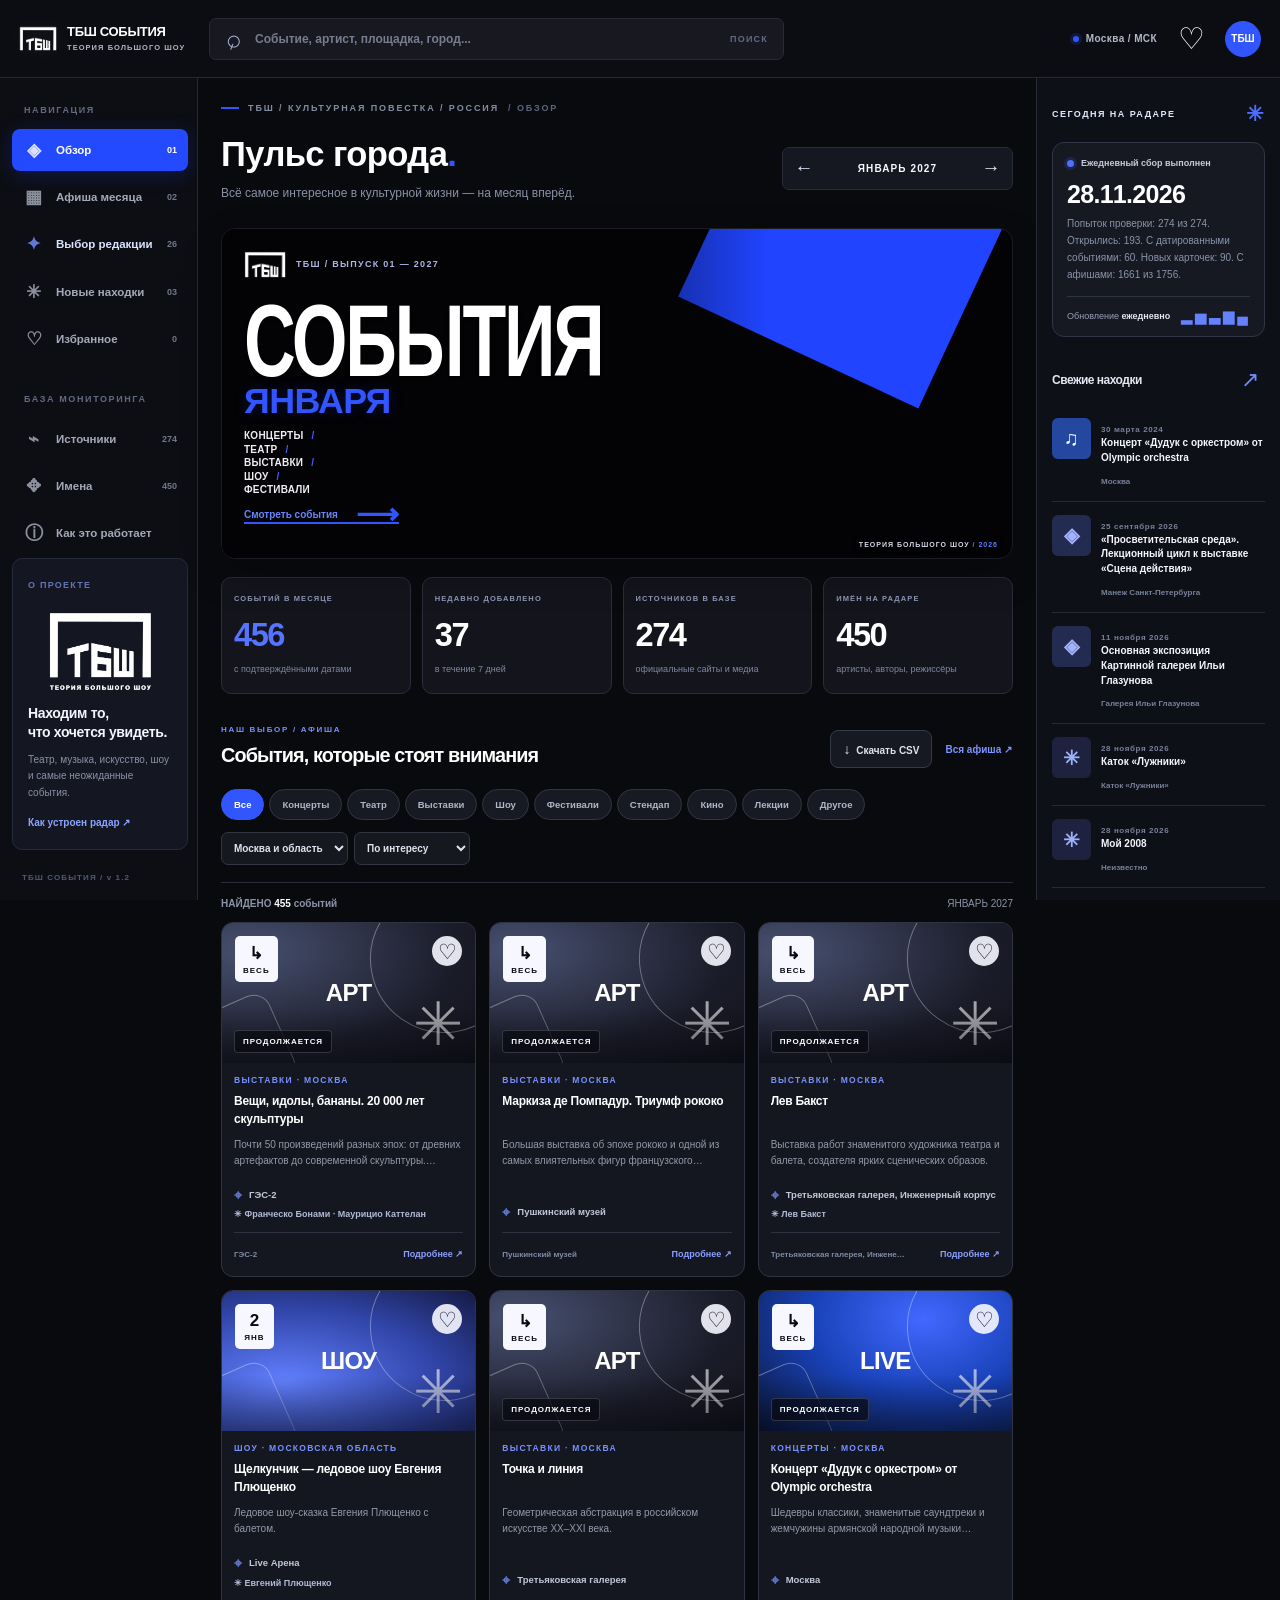
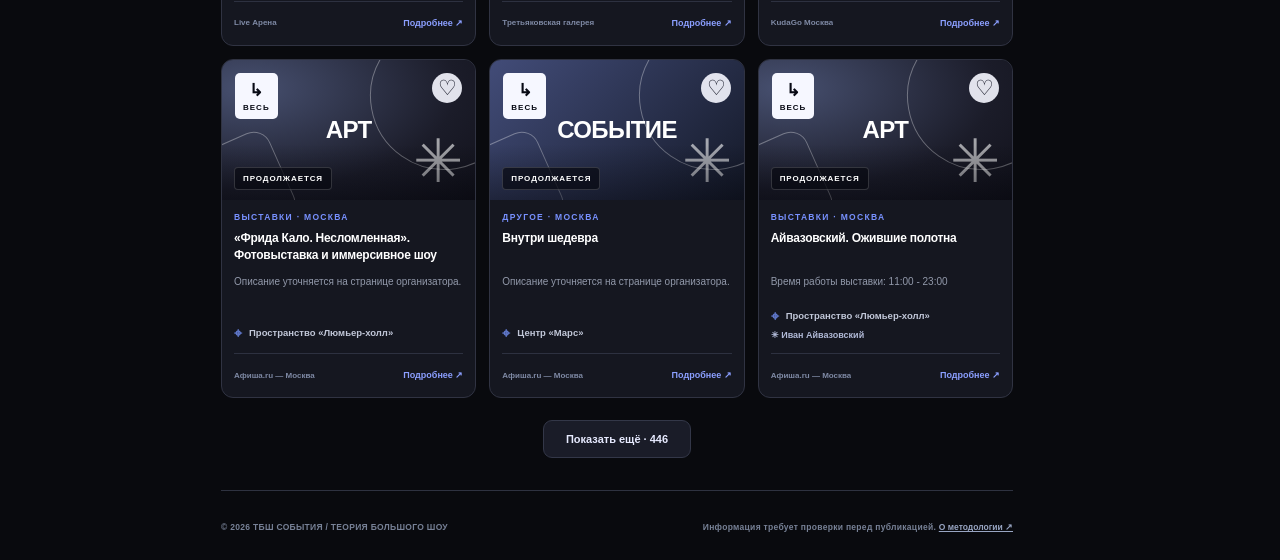
<file: site/index.html>
<!doctype html>
<html lang="ru">
<head>
  <meta charset="utf-8" />
  <meta name="viewport" content="width=device-width, initial-scale=1" />
  <meta name="theme-color" content="#090a0e" />
  <meta name="description" content="ТБШ СОБЫТИЯ — мониторинг самых интересных культурных событий Москвы и России. Новые анонсы, афиша следующего месяца, важные имена и источники." />
  <link rel="icon" type="image/png" href="./assets/tbsh-mark-white.png" />
  <title>ТБШ СОБЫТИЯ — события следующего месяца</title>
  <link rel="stylesheet" href="./assets/app.css" />
</head>
<body>
  <div class="app-layout" id="app">
    <header class="topbar">
      <a class="brand" href="#overview" data-view="overview" aria-label="ТБШ СОБЫТИЯ — главная">
        <img class="brand-logo" src="./assets/tbsh-mark-white.png" alt="" aria-hidden="true" />
        <span class="brand-name">ТБШ <span>СОБЫТИЯ</span><small>ТЕОРИЯ БОЛЬШОГО ШОУ</small></span>
      </a>
      <div class="global-search">
        <span class="search-icon" aria-hidden="true">⌕</span>
        <input id="global-search" type="search" placeholder="Событие, артист, площадка, город..." autocomplete="off" aria-label="Поиск по событиям, источникам и именам" />
        <kbd>ПОИСК</kbd>
      </div>
      <div class="header-actions">
        <span class="timezone-pill"><span class="signal-dot"></span> Москва / МСК</span>
        <button class="icon-button top-favs" id="go-favorites" type="button" title="Избранное" aria-label="Открыть избранное">♡</button>
        <a class="header-avatar" href="./admin.html" title="Открыть редакторскую панель" aria-label="Открыть редакторскую панель" style="text-decoration:none">ТБШ</a>
      </div>
    </header>

    <aside class="sidebar" aria-label="Разделы сайта">
      <div class="sidebar-upper">
        <p class="sidebar-label">НАВИГАЦИЯ</p>
        <nav id="sidebar-nav" class="sidebar-nav">
          <button data-view="overview" class="nav-link active" type="button"><span class="nav-ic">◈</span> Обзор <span class="nav-short">01</span></button>
          <button data-view="events" class="nav-link" type="button"><span class="nav-ic">▦</span> Афиша месяца <span class="nav-short">02</span></button>
          <button data-view="editors" class="nav-link nav-editorial" type="button"><span class="nav-ic">✦</span> Выбор редакции <span class="nav-counter" id="editorial-counter">0</span></button>
          <button data-view="fresh" class="nav-link" type="button"><span class="nav-ic">✳</span> Новые находки <span class="nav-short">03</span></button>
          <button data-view="favorites" class="nav-link" type="button"><span class="nav-ic">♡</span> Избранное <span class="nav-counter" id="fav-counter">0</span></button>
        </nav>
        <p class="sidebar-label sidebar-section">БАЗА МОНИТОРИНГА</p>
        <nav class="sidebar-nav">
          <button data-view="sources" class="nav-link" type="button"><span class="nav-ic">⌁</span> Источники <span id="sidebar-sources-count" class="nav-short">274</span></button>
          <button data-view="people" class="nav-link" type="button"><span class="nav-ic">✥</span> Имена <span id="sidebar-people-count" class="nav-short">450</span></button>
          <button data-view="about" class="nav-link" type="button"><span class="nav-ic">ⓘ</span> Как это работает </button>
        </nav>
      </div>
      <div class="sidebar-lower">
        <div class="sidebar-help">
          <span class="tiny-heading">О ПРОЕКТЕ</span>
          <div class="sidebar-help-art" aria-hidden="true"><img class="sidebar-logo" src="./assets/tbsh-logo-white.png" alt="" /></div>
          <strong>Находим то,<br />что хочется увидеть.</strong>
          <p>Театр, музыка, искусство, шоу и самые неожиданные события.</p>
          <button data-view="about" type="button" class="subtle-link">Как устроен радар ↗</button>
        </div>
        <span class="sidebar-version">ТБШ СОБЫТИЯ / v 1.2</span>
      </div>
    </aside>

    <main class="main" id="main-content">
      <div class="page-eyebrow"><span class="eyebrow-dash"></span> ТБШ / КУЛЬТУРНАЯ ПОВЕСТКА / РОССИЯ <span id="breadcrumb-view">/ ОБЗОР</span></div>
      <section id="main-header" class="main-header">
        <div class="title-cluster"><h1 id="screen-title">Пульс города<span class="title-dot">.</span></h1><p id="screen-description">Всё самое интересное в культурной жизни — на месяц вперёд.</p></div>
        <div class="period-controls"><button id="month-prev" class="period-arrow" type="button" aria-label="Предыдущий месяц">←</button><span id="month-display">ДЕКАБРЬ 2026</span><button id="month-next" class="period-arrow" type="button" aria-label="Следующий месяц">→</button></div>
      </section>

      <section id="hero-section" class="hero" aria-label="Рекомендации и статус">
        <div class="hero-text">
          <span class="hero-mini"><img class="hero-mark" src="./assets/tbsh-mark-white.png" alt="" aria-hidden="true" /><span>ТБШ / ВЫПУСК <span id="hero-month-small">12 — 2026</span></span></span>
          <h2>СОБЫТИЯ</h2>
          <div class="hero-month-banner" id="hero-month-label">ДЕКАБРЯ</div>
          <p class="hero-genres">КОНЦЕРТЫ <span>/</span><br />ТЕАТР <span>/</span><br />ВЫСТАВКИ <span>/</span><br />ШОУ <span>/</span><br />ФЕСТИВАЛИ</p>
          <button id="hero-go-events" class="hero-cta" type="button">Смотреть события <span aria-hidden="true">⟶</span></button>
        </div>
        <div class="hero-art" aria-hidden="true"><div class="hero-blue-angle"></div><span class="hero-art-label">ТЕОРИЯ БОЛЬШОГО ШОУ <b> / 2026</b></span></div>
      </section>

      <section id="metrics" class="metric-grid" aria-label="Сводка данных">
        <div class="metric"><span class="metric-label">СОБЫТИЙ В МЕСЯЦЕ</span><span id="metric-events" class="metric-value">—</span><span class="metric-foot">с подтверждёнными датами</span></div>
        <div class="metric"><span class="metric-label">НЕДАВНО ДОБАВЛЕНО</span><span id="metric-new" class="metric-value">—</span><span class="metric-foot">в течение 7 дней</span></div>
        <div class="metric"><span class="metric-label">ИСТОЧНИКОВ В БАЗЕ</span><span id="metric-sources" class="metric-value">274</span><span class="metric-foot">официальные сайты и медиа</span></div>
        <div class="metric"><span class="metric-label">ИМЁН НА РАДАРЕ</span><span id="metric-people" class="metric-value">450</span><span class="metric-foot">артисты, авторы, режиссёры</span></div>
      </section>

      <section id="editorial-intro" class="editorial-intro hidden" aria-label="Выбор редакции ТБШ">
        <div><span class="editorial-intro-eyebrow">✦ ТЕОРИЯ БОЛЬШОГО ШОУ / РЕКОМЕНДУЕМ</span>
        <h2>Не пропустить<span>.</span></h2>
        <p>События, которые редакция ТБШ выделила из всей культурной афиши. Только наш ручной выбор — без автоматического ранжирования.</p></div>
        <span class="editorial-intro-symbol" aria-hidden="true">✳</span>
      </section>

      <section id="events-section" class="content-section">
        <div class="section-heading"><div><div class="section-overline">НАШ ВЫБОР / <span id="events-view-tag">АФИША</span></div><h2 id="events-section-title">События, которые стоят внимания</h2></div><div class="section-actions"><button id="export-events" type="button" class="outline-action"><span>↓</span> Скачать CSV</button><button id="see-all-events" type="button" class="text-action">Вся афиша ↗</button></div></div>
        <div id="filters" class="filters"><div class="pill-scroll" id="genre-pills" aria-label="Фильтр по жанру"></div><div class="filter-selects"><label><span class="visually-hidden">Город</span><select id="city-select"><option value="moscow">Москва и область</option><option value="all">Вся Россия</option><option value="spb">Санкт-Петербург</option><option value="other">Другие города</option></select></label><label><span class="visually-hidden">Сортировка</span><select id="sort-select"><option value="curated">По интересу</option><option value="date">По дате</option><option value="fresh">Сначала новые</option></select></label></div></div>
        <div id="result-meta" class="results-meta" aria-live="polite"></div>
        <div id="events-grid" class="events-grid"></div>
        <div id="event-more" class="event-more"></div>
      </section>

      <section id="registry-section" class="registry-section hidden" aria-label="База мониторинга">
        <div id="registry-controls" class="registry-toolbar"></div>
        <div id="registry-stats" class="registry-stats"></div>
        <div id="registry-items" class="registry-items"></div>
        <div id="registry-more" class="event-more"></div>
      </section>

      <section id="about-section" class="about-section hidden">
        <div class="about-intro"><span class="about-ornament">✳</span><h2>Не просто афиша.<br />Система культурной разведки.</h2><p>Радар постоянно проверяет первоисточники, ищет совпадения с нашей базой имён, отбирает события по месяцу и показывает, откуда взялась информация.</p></div>
        <div class="about-steps"><div><span>01 / ИСТОЧНИКИ</span><h3 id="about-source-count">274 сайта</h3><p>Театры, музеи, концертные площадки, арт-центры, фестивали и культурные медиа.</p></div><div><span>02 / КЛЮЧЕВЫЕ ИМЕНА</span><h3 id="about-people-count">450 имён</h3><p>Режиссёры, исполнители, художники и сценические проекты — для целевого поиска.</p></div><div><span>03 / ДАТЫ И ФАКТЫ</span><h3>Только проверяемое</h3><p>Дата, место и ссылка на страницу анонса обязательны; источники без доступа отмечаются отдельно.</p></div><div><span>04 / КАЛЕНДАРЬ</span><h3>Каждый день</h3><p>После публикации сайта автоматический сборщик запускается ежедневно; новые события появляются после проверки.</p></div></div>
        <div class="about-callout"><div><strong id="about-status-title">Статус проекта</strong><p id="about-status-text">Загружаем сведения о последнем обновлении...</p></div><span class="about-status-icon">◉</span></div>
      </section>
      <footer class="footer"><span>© 2026 ТБШ СОБЫТИЯ / ТЕОРИЯ БОЛЬШОГО ШОУ</span><span>Информация требует проверки перед публикацией. <button type="button" data-view="about">О методологии ↗</button></span></footer>
    </main>

    <aside class="rightbar" aria-label="Обновления и редакторский радар">
      <div class="rightbar-heading"><span>СЕГОДНЯ НА РАДАРЕ</span><span class="rightbar-star">✳</span></div>
      <div class="refresh-card"><div class="refresh-top"><span id="status-indicator" class="status-dot status-demo"></span><span id="status-label">Стартовая версия</span></div><div class="refresh-time" id="last-refresh">17.11.2026</div><p id="refresh-description">Подборка подготовлена для запуска ежедневного мониторинга.</p><div class="refresh-bottom"><span>Обновление <b id="refresh-frequency">после подключения</b></span><span class="mini-wave">▂▅▃▆▄</span></div></div>
      <div class="right-section-head"><h3>Свежие находки</h3><button type="button" data-view="fresh" class="tiny-arrow">↗</button></div>
      <div id="recent-events" class="recent-list"></div>
      <div class="right-section-head people-heading"><h3>Имена на радаре</h3><button type="button" data-view="people" class="tiny-arrow">↗</button></div>
      <div id="tracked-highlights" class="tracked-people"></div>
      <div class="right-notice"><span>✳ ЕЖЕМЕСЯЧНЫЙ ОБЗОР</span><p>Готовьте выпуск заранее. Вся афиша следующего месяца — в одном месте.</p><button data-view="events" type="button">Перейти к событиям ↗</button></div>
    </aside>
  </div>
  <div id="modal-root"></div>
  <div id="toast" role="status" aria-live="polite"></div>
  <script defer src="./assets/app.js"></script>
</body>
</html>
</file>
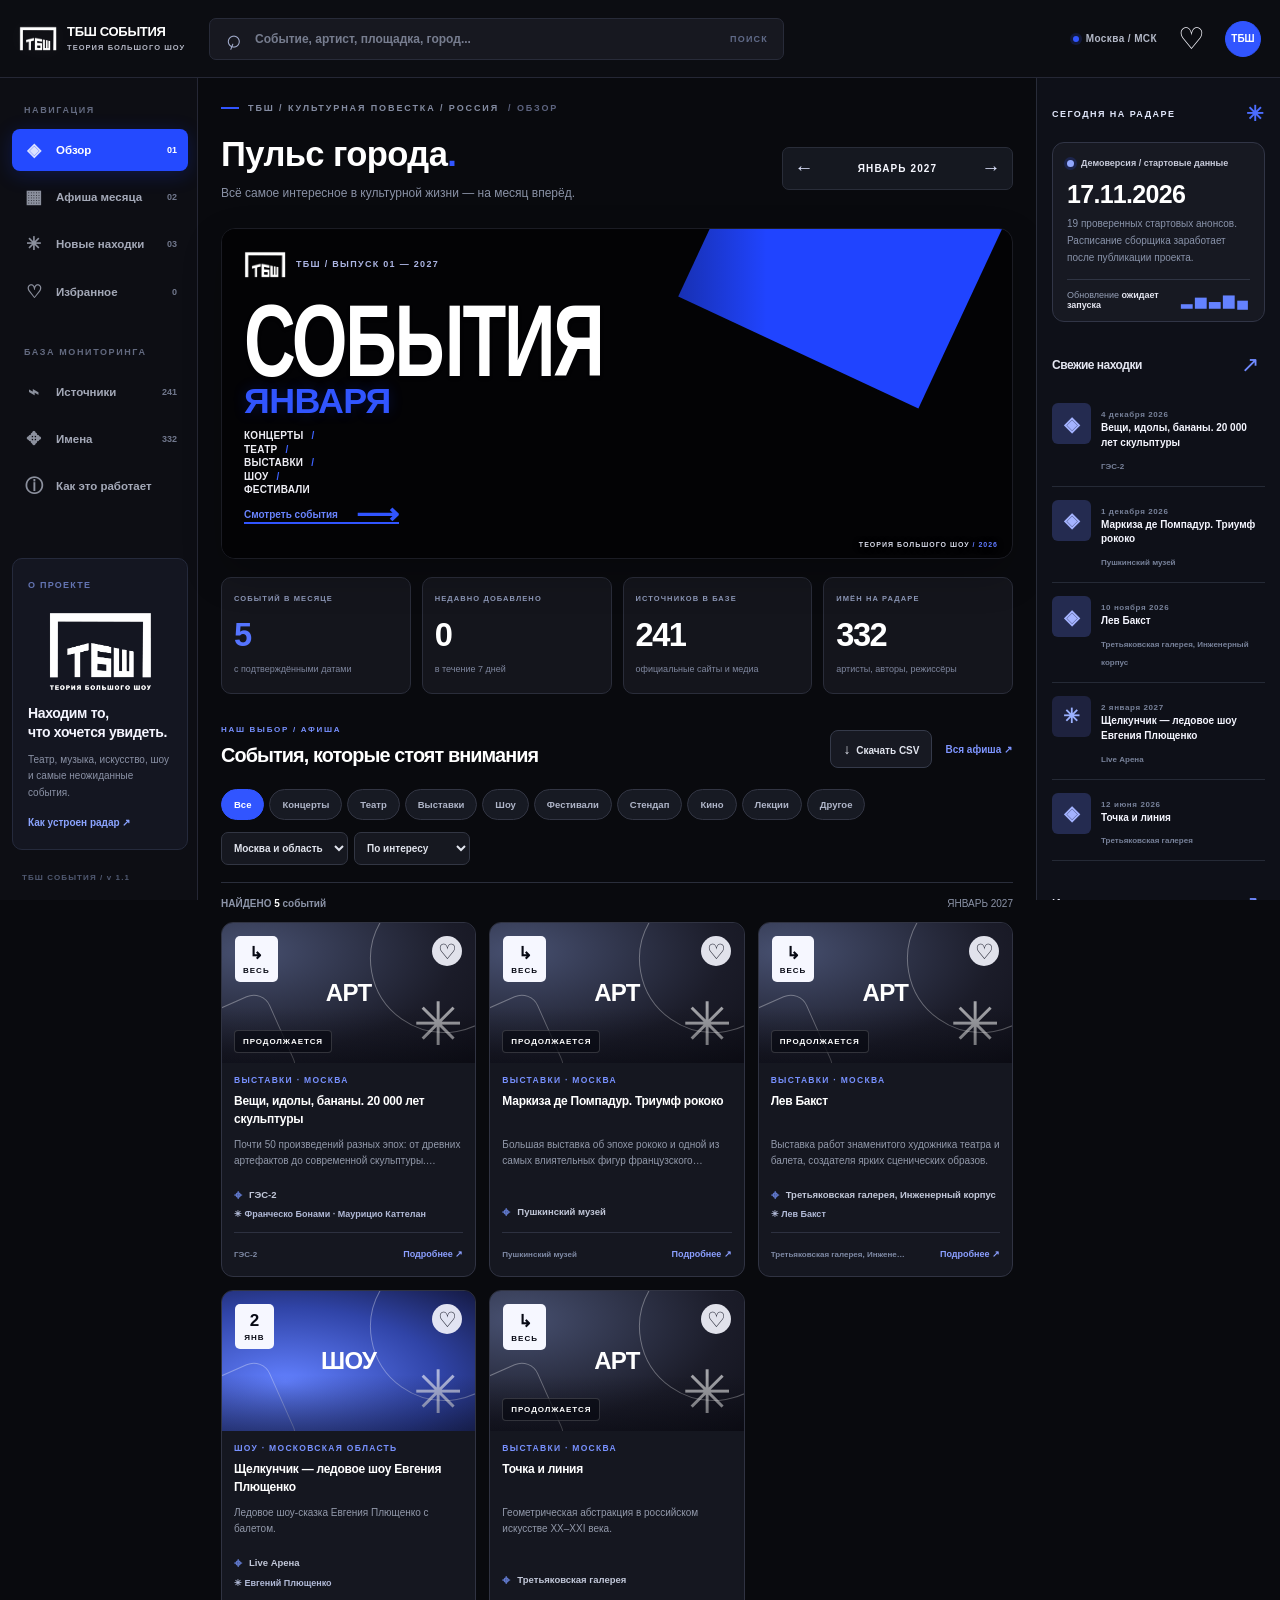
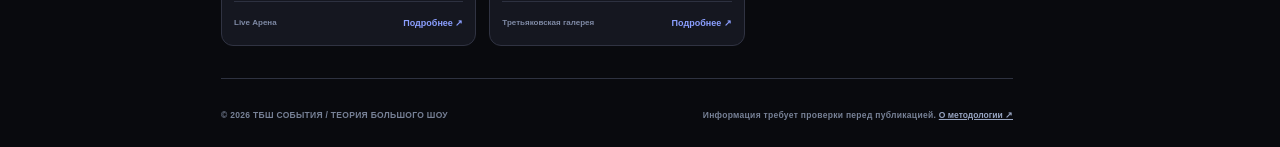
<file: %D0%A2%D0%91%D0%A8_%D0%A1%D0%9E%D0%91%D0%AB%D0%A2%D0%98%D0%AF_%D0%B1%D0%B5%D0%B7_%D1%84%D0%BE%D1%82%D0%BE_%D1%81%D0%B0%D0%B9%D1%82/site/index.html>
<!doctype html>
<html lang="ru">
<head>
  <meta charset="utf-8" />
  <meta name="viewport" content="width=device-width, initial-scale=1" />
  <meta name="theme-color" content="#090a0e" />
  <meta name="description" content="ТБШ СОБЫТИЯ — мониторинг самых интересных культурных событий Москвы и России. Новые анонсы, афиша следующего месяца, важные имена и источники." />
  <link rel="icon" type="image/png" href="./assets/tbsh-mark-white.png" />
  <title>ТБШ СОБЫТИЯ — события следующего месяца</title>
  <link rel="stylesheet" href="./assets/app.css" />
</head>
<body>
  <div class="app-layout" id="app">
    <header class="topbar">
      <a class="brand" href="#overview" data-view="overview" aria-label="ТБШ СОБЫТИЯ — главная">
        <img class="brand-logo" src="./assets/tbsh-mark-white.png" alt="" aria-hidden="true" />
        <span class="brand-name">ТБШ <span>СОБЫТИЯ</span><small>ТЕОРИЯ БОЛЬШОГО ШОУ</small></span>
      </a>
      <div class="global-search">
        <span class="search-icon" aria-hidden="true">⌕</span>
        <input id="global-search" type="search" placeholder="Событие, артист, площадка, город..." autocomplete="off" aria-label="Поиск по событиям, источникам и именам" />
        <kbd>ПОИСК</kbd>
      </div>
      <div class="header-actions">
        <span class="timezone-pill"><span class="signal-dot"></span> Москва / МСК</span>
        <button class="icon-button top-favs" id="go-favorites" type="button" title="Избранное" aria-label="Открыть избранное">♡</button>
        <div class="header-avatar" title="Редакторская панель">ТБШ</div>
      </div>
    </header>

    <aside class="sidebar" aria-label="Разделы сайта">
      <div class="sidebar-upper">
        <p class="sidebar-label">НАВИГАЦИЯ</p>
        <nav id="sidebar-nav" class="sidebar-nav">
          <button data-view="overview" class="nav-link active" type="button"><span class="nav-ic">◈</span> Обзор <span class="nav-short">01</span></button>
          <button data-view="events" class="nav-link" type="button"><span class="nav-ic">▦</span> Афиша месяца <span class="nav-short">02</span></button>
          <button data-view="fresh" class="nav-link" type="button"><span class="nav-ic">✳</span> Новые находки <span class="nav-short">03</span></button>
          <button data-view="favorites" class="nav-link" type="button"><span class="nav-ic">♡</span> Избранное <span class="nav-counter" id="fav-counter">0</span></button>
        </nav>
        <p class="sidebar-label sidebar-section">БАЗА МОНИТОРИНГА</p>
        <nav class="sidebar-nav">
          <button data-view="sources" class="nav-link" type="button"><span class="nav-ic">⌁</span> Источники <span class="nav-short">241</span></button>
          <button data-view="people" class="nav-link" type="button"><span class="nav-ic">✥</span> Имена <span class="nav-short">332</span></button>
          <button data-view="about" class="nav-link" type="button"><span class="nav-ic">ⓘ</span> Как это работает </button>
        </nav>
      </div>
      <div class="sidebar-lower">
        <div class="sidebar-help">
          <span class="tiny-heading">О ПРОЕКТЕ</span>
          <div class="sidebar-help-art" aria-hidden="true"><img class="sidebar-logo" src="./assets/tbsh-logo-white.png" alt="" /></div>
          <strong>Находим то,<br />что хочется увидеть.</strong>
          <p>Театр, музыка, искусство, шоу и самые неожиданные события.</p>
          <button data-view="about" type="button" class="subtle-link">Как устроен радар ↗</button>
        </div>
        <span class="sidebar-version">ТБШ СОБЫТИЯ / v 1.1</span>
      </div>
    </aside>

    <main class="main" id="main-content">
      <div class="page-eyebrow"><span class="eyebrow-dash"></span> ТБШ / КУЛЬТУРНАЯ ПОВЕСТКА / РОССИЯ <span id="breadcrumb-view">/ ОБЗОР</span></div>
      <section id="main-header" class="main-header">
        <div class="title-cluster"><h1 id="screen-title">Пульс города<span class="title-dot">.</span></h1><p id="screen-description">Всё самое интересное в культурной жизни — на месяц вперёд.</p></div>
        <div class="period-controls"><button id="month-prev" class="period-arrow" type="button" aria-label="Предыдущий месяц">←</button><span id="month-display">ДЕКАБРЬ 2026</span><button id="month-next" class="period-arrow" type="button" aria-label="Следующий месяц">→</button></div>
      </section>

      <section id="hero-section" class="hero" aria-label="Рекомендации и статус">
        <div class="hero-text">
          <span class="hero-mini"><img class="hero-mark" src="./assets/tbsh-mark-white.png" alt="" aria-hidden="true" /><span>ТБШ / ВЫПУСК <span id="hero-month-small">12 — 2026</span></span></span>
          <h2>СОБЫТИЯ</h2>
          <div class="hero-month-banner" id="hero-month-label">ДЕКАБРЯ</div>
          <p class="hero-genres">КОНЦЕРТЫ <span>/</span><br />ТЕАТР <span>/</span><br />ВЫСТАВКИ <span>/</span><br />ШОУ <span>/</span><br />ФЕСТИВАЛИ</p>
          <button id="hero-go-events" class="hero-cta" type="button">Смотреть события <span aria-hidden="true">⟶</span></button>
        </div>
        <div class="hero-art" aria-hidden="true"><div class="hero-blue-angle"></div><span class="hero-art-label">ТЕОРИЯ БОЛЬШОГО ШОУ <b> / 2026</b></span></div>
      </section>

      <section id="metrics" class="metric-grid" aria-label="Сводка данных">
        <div class="metric"><span class="metric-label">СОБЫТИЙ В МЕСЯЦЕ</span><span id="metric-events" class="metric-value">—</span><span class="metric-foot">с подтверждёнными датами</span></div>
        <div class="metric"><span class="metric-label">НЕДАВНО ДОБАВЛЕНО</span><span id="metric-new" class="metric-value">—</span><span class="metric-foot">в течение 7 дней</span></div>
        <div class="metric"><span class="metric-label">ИСТОЧНИКОВ В БАЗЕ</span><span id="metric-sources" class="metric-value">241</span><span class="metric-foot">официальные сайты и медиа</span></div>
        <div class="metric"><span class="metric-label">ИМЁН НА РАДАРЕ</span><span id="metric-people" class="metric-value">332</span><span class="metric-foot">артисты, авторы, режиссёры</span></div>
      </section>

      <section id="events-section" class="content-section">
        <div class="section-heading"><div><div class="section-overline">НАШ ВЫБОР / <span id="events-view-tag">АФИША</span></div><h2 id="events-section-title">События, которые стоят внимания</h2></div><div class="section-actions"><button id="export-events" type="button" class="outline-action"><span>↓</span> Скачать CSV</button><button id="see-all-events" type="button" class="text-action">Вся афиша ↗</button></div></div>
        <div id="filters" class="filters"><div class="pill-scroll" id="genre-pills" aria-label="Фильтр по жанру"></div><div class="filter-selects"><label><span class="visually-hidden">Город</span><select id="city-select"><option value="moscow">Москва и область</option><option value="all">Вся Россия</option><option value="spb">Санкт-Петербург</option><option value="other">Другие города</option></select></label><label><span class="visually-hidden">Сортировка</span><select id="sort-select"><option value="curated">По интересу</option><option value="date">По дате</option><option value="fresh">Сначала новые</option></select></label></div></div>
        <div id="result-meta" class="results-meta" aria-live="polite"></div>
        <div id="events-grid" class="events-grid"></div>
        <div id="event-more" class="event-more"></div>
      </section>

      <section id="registry-section" class="registry-section hidden" aria-label="База мониторинга">
        <div id="registry-controls" class="registry-toolbar"></div>
        <div id="registry-stats" class="registry-stats"></div>
        <div id="registry-items" class="registry-items"></div>
        <div id="registry-more" class="event-more"></div>
      </section>

      <section id="about-section" class="about-section hidden">
        <div class="about-intro"><span class="about-ornament">✳</span><h2>Не просто афиша.<br />Система культурной разведки.</h2><p>Радар постоянно проверяет первоисточники, ищет совпадения с нашей базой имён, отбирает события по месяцу и показывает, откуда взялась информация.</p></div>
        <div class="about-steps"><div><span>01 / ИСТОЧНИКИ</span><h3>241 сайт</h3><p>Театры, музеи, концертные площадки, арт-центры, фестивали и культурные медиа.</p></div><div><span>02 / КЛЮЧЕВЫЕ ИМЕНА</span><h3>332 объекта</h3><p>Режиссёры, исполнители, художники и сценические проекты — для целевого поиска.</p></div><div><span>03 / ДАТЫ И ФАКТЫ</span><h3>Только проверяемое</h3><p>Дата, место и ссылка на страницу анонса обязательны; источники без доступа отмечаются отдельно.</p></div><div><span>04 / КАЛЕНДАРЬ</span><h3>Каждый день</h3><p>После публикации сайта автоматический сборщик запускается ежедневно; новые события появляются после проверки.</p></div></div>
        <div class="about-callout"><div><strong id="about-status-title">Статус проекта</strong><p id="about-status-text">Загружаем сведения о последнем обновлении...</p></div><span class="about-status-icon">◉</span></div>
      </section>
      <footer class="footer"><span>© 2026 ТБШ СОБЫТИЯ / ТЕОРИЯ БОЛЬШОГО ШОУ</span><span>Информация требует проверки перед публикацией. <button type="button" data-view="about">О методологии ↗</button></span></footer>
    </main>

    <aside class="rightbar" aria-label="Обновления и редакторский радар">
      <div class="rightbar-heading"><span>СЕГОДНЯ НА РАДАРЕ</span><span class="rightbar-star">✳</span></div>
      <div class="refresh-card"><div class="refresh-top"><span id="status-indicator" class="status-dot status-demo"></span><span id="status-label">Стартовая версия</span></div><div class="refresh-time" id="last-refresh">17.11.2026</div><p id="refresh-description">Подборка подготовлена для запуска ежедневного мониторинга.</p><div class="refresh-bottom"><span>Обновление <b id="refresh-frequency">после подключения</b></span><span class="mini-wave">▂▅▃▆▄</span></div></div>
      <div class="right-section-head"><h3>Свежие находки</h3><button type="button" data-view="fresh" class="tiny-arrow">↗</button></div>
      <div id="recent-events" class="recent-list"></div>
      <div class="right-section-head people-heading"><h3>Имена на радаре</h3><button type="button" data-view="people" class="tiny-arrow">↗</button></div>
      <div id="tracked-highlights" class="tracked-people"></div>
      <div class="right-notice"><span>✳ ЕЖЕМЕСЯЧНЫЙ ОБЗОР</span><p>Готовьте выпуск заранее. Вся афиша следующего месяца — в одном месте.</p><button data-view="events" type="button">Перейти к событиям ↗</button></div>
    </aside>
  </div>
  <div id="modal-root"></div>
  <div id="toast" role="status" aria-live="polite"></div>
  <script defer src="./assets/app.js"></script>
</body>
</html>
</file>
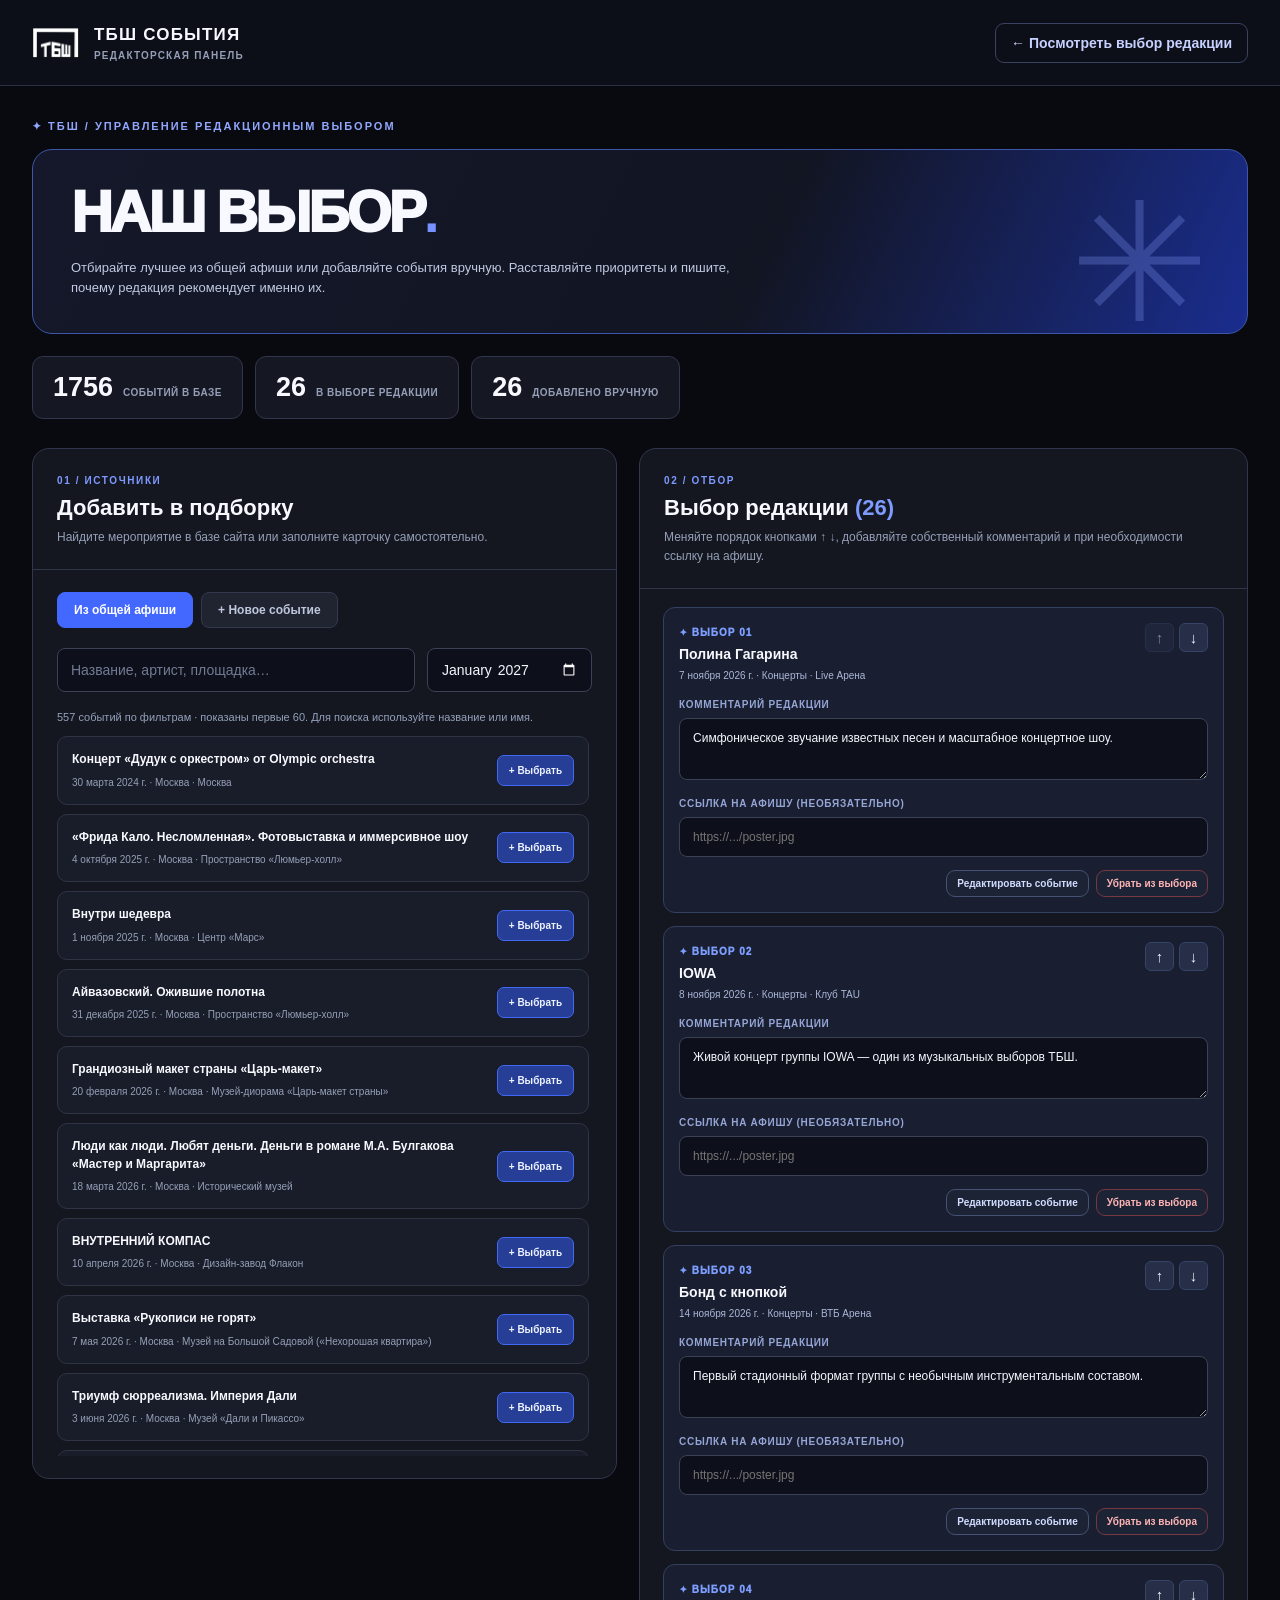
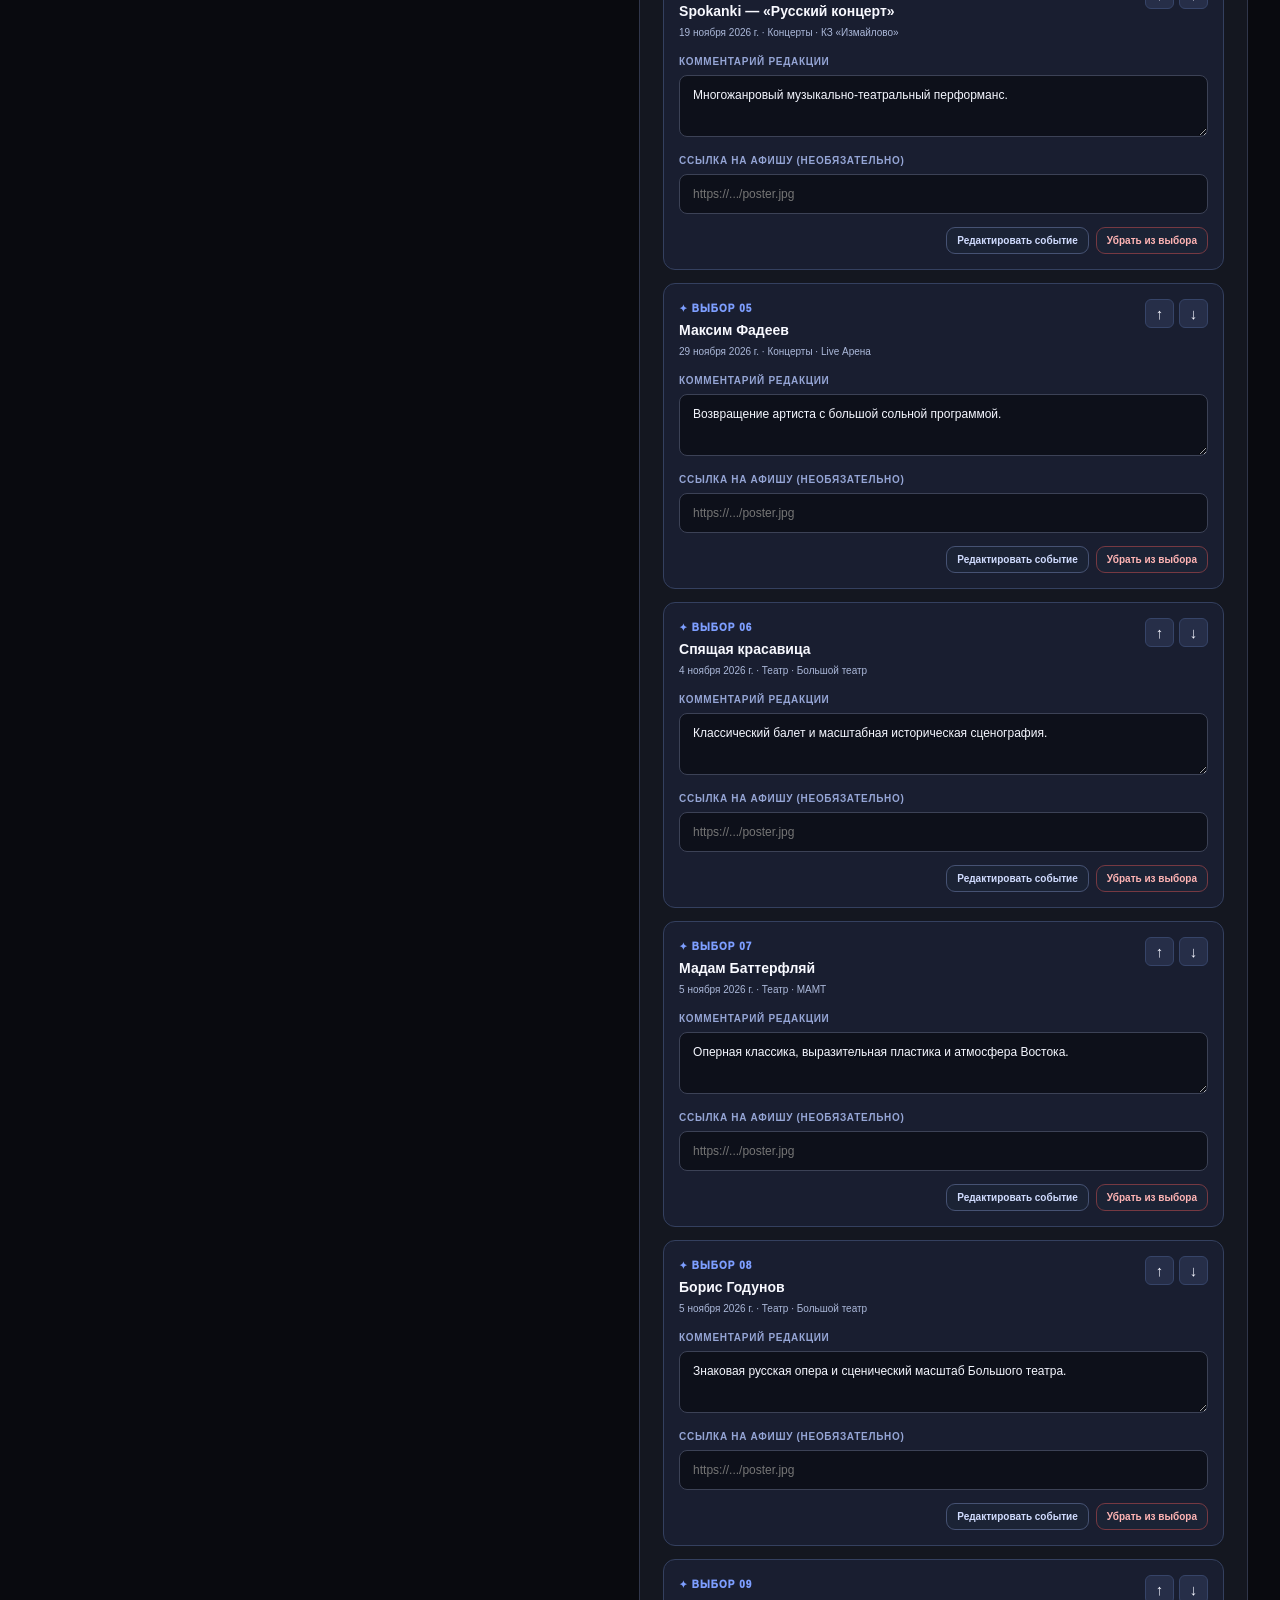
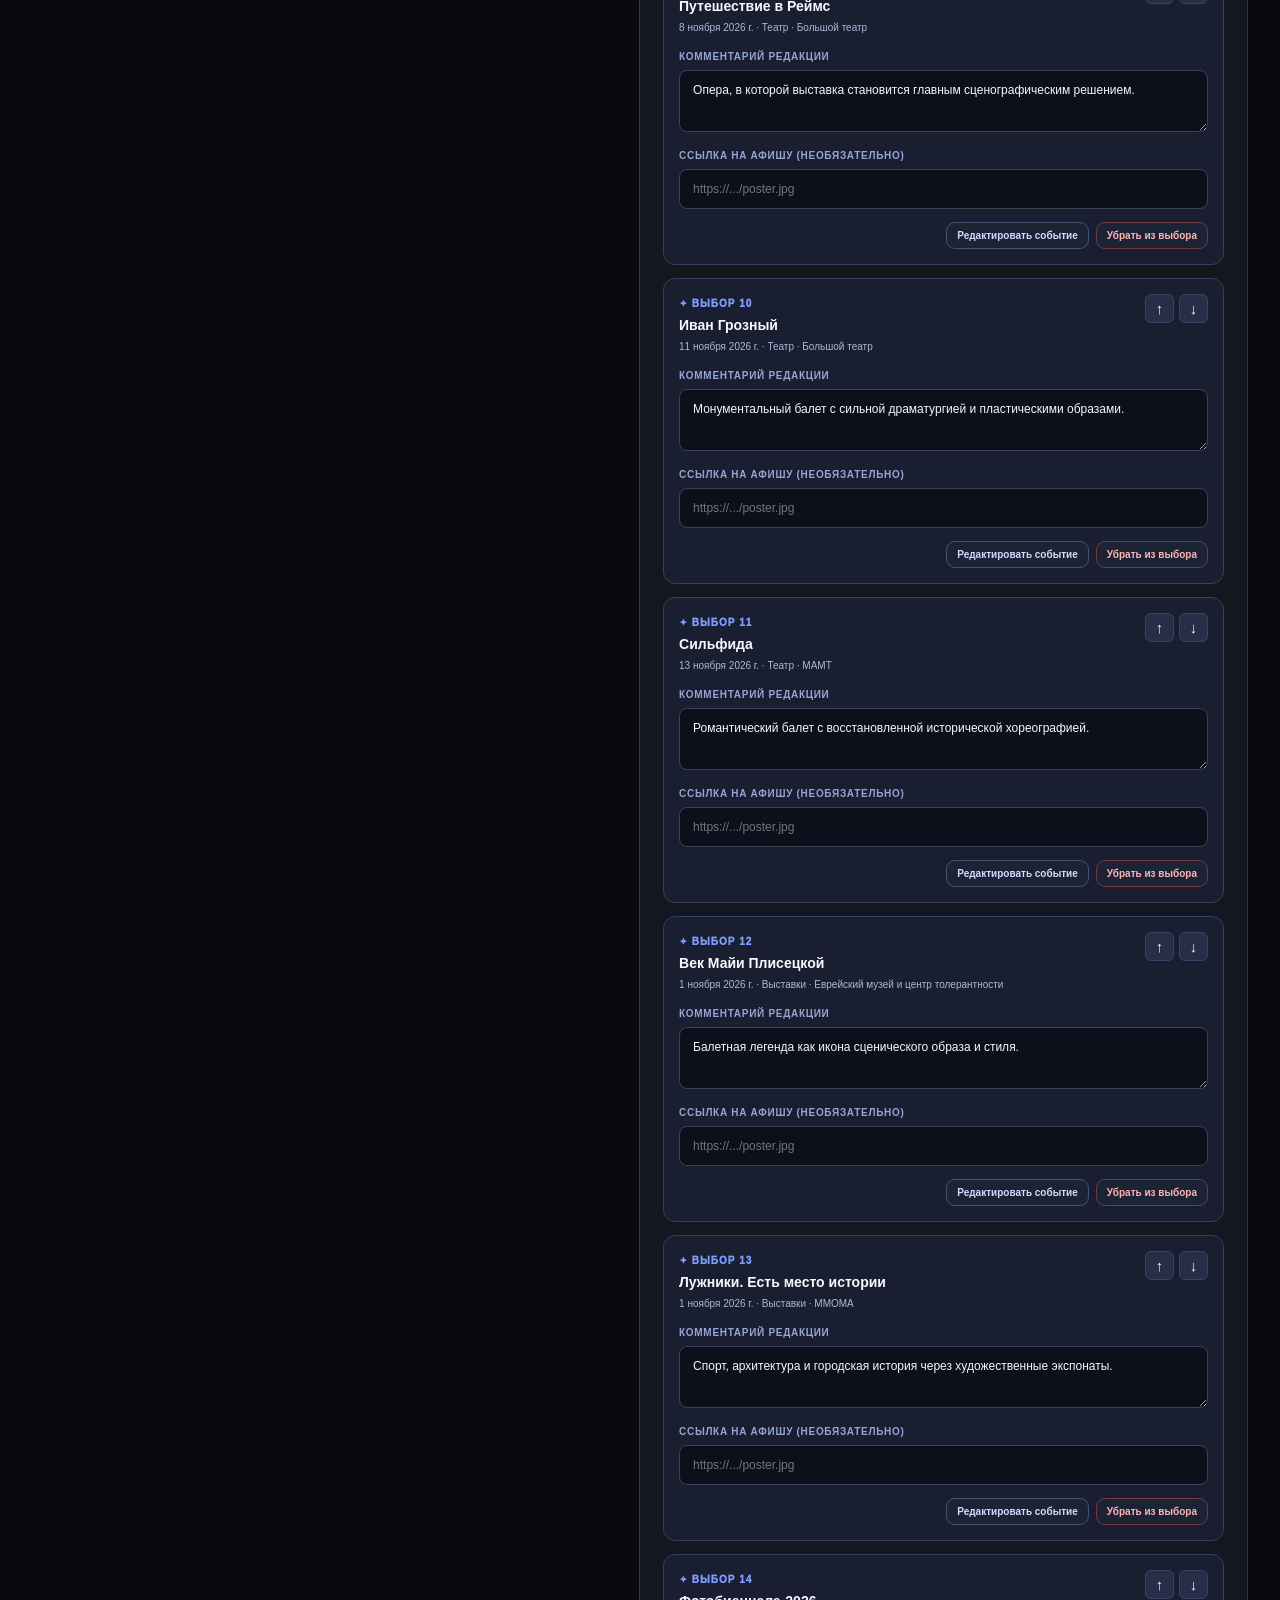
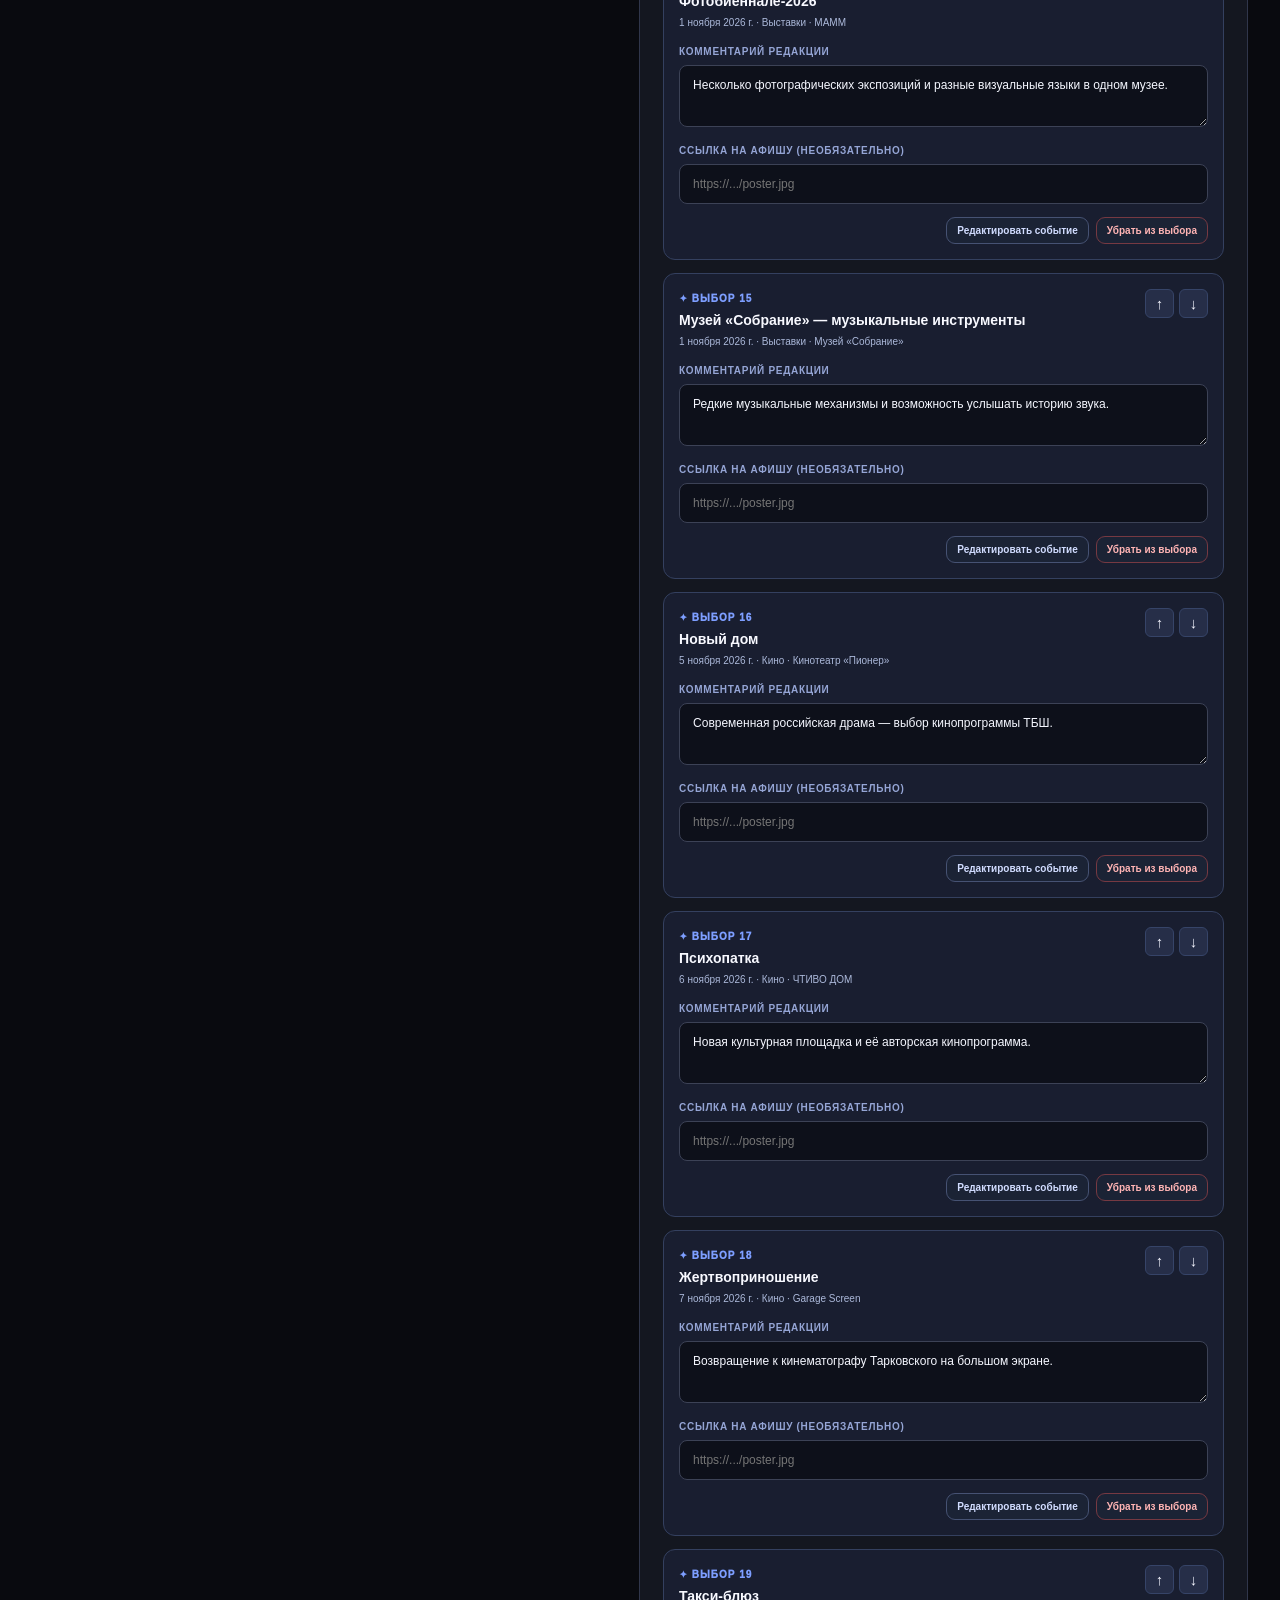
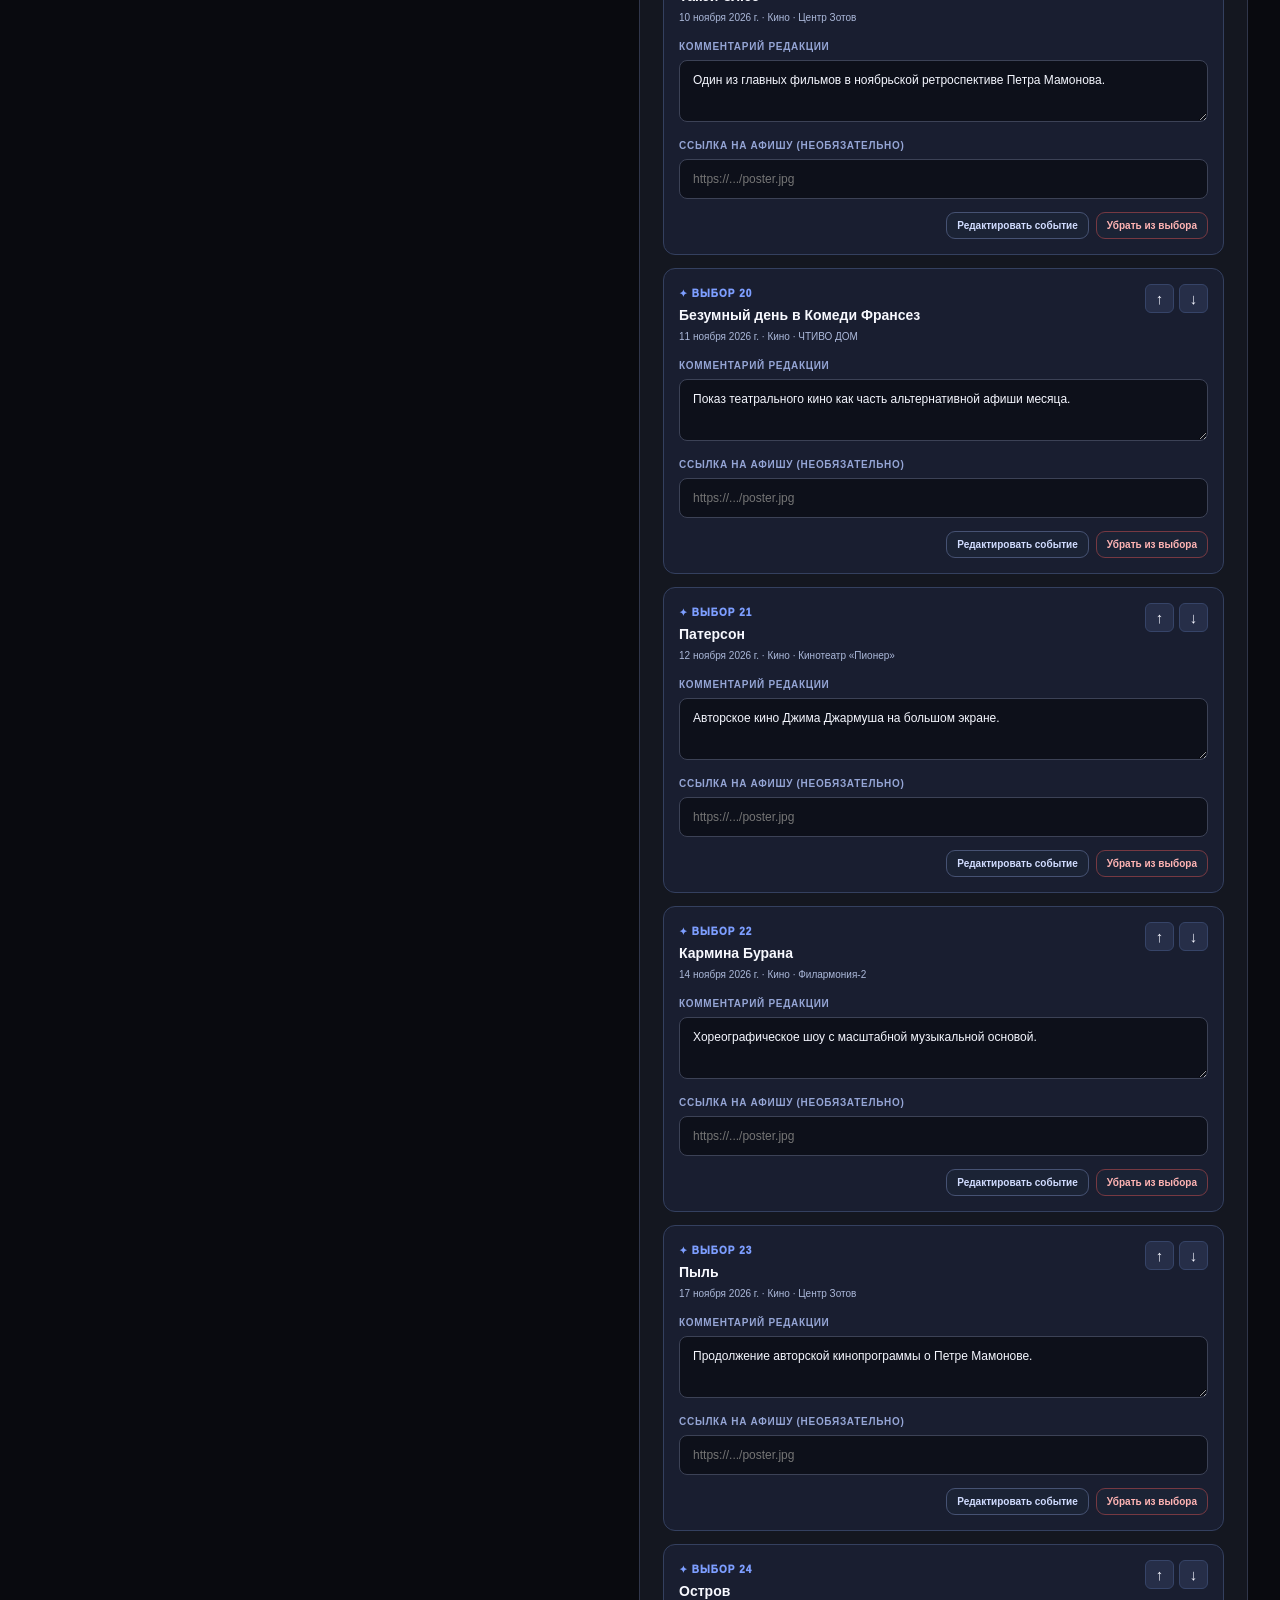
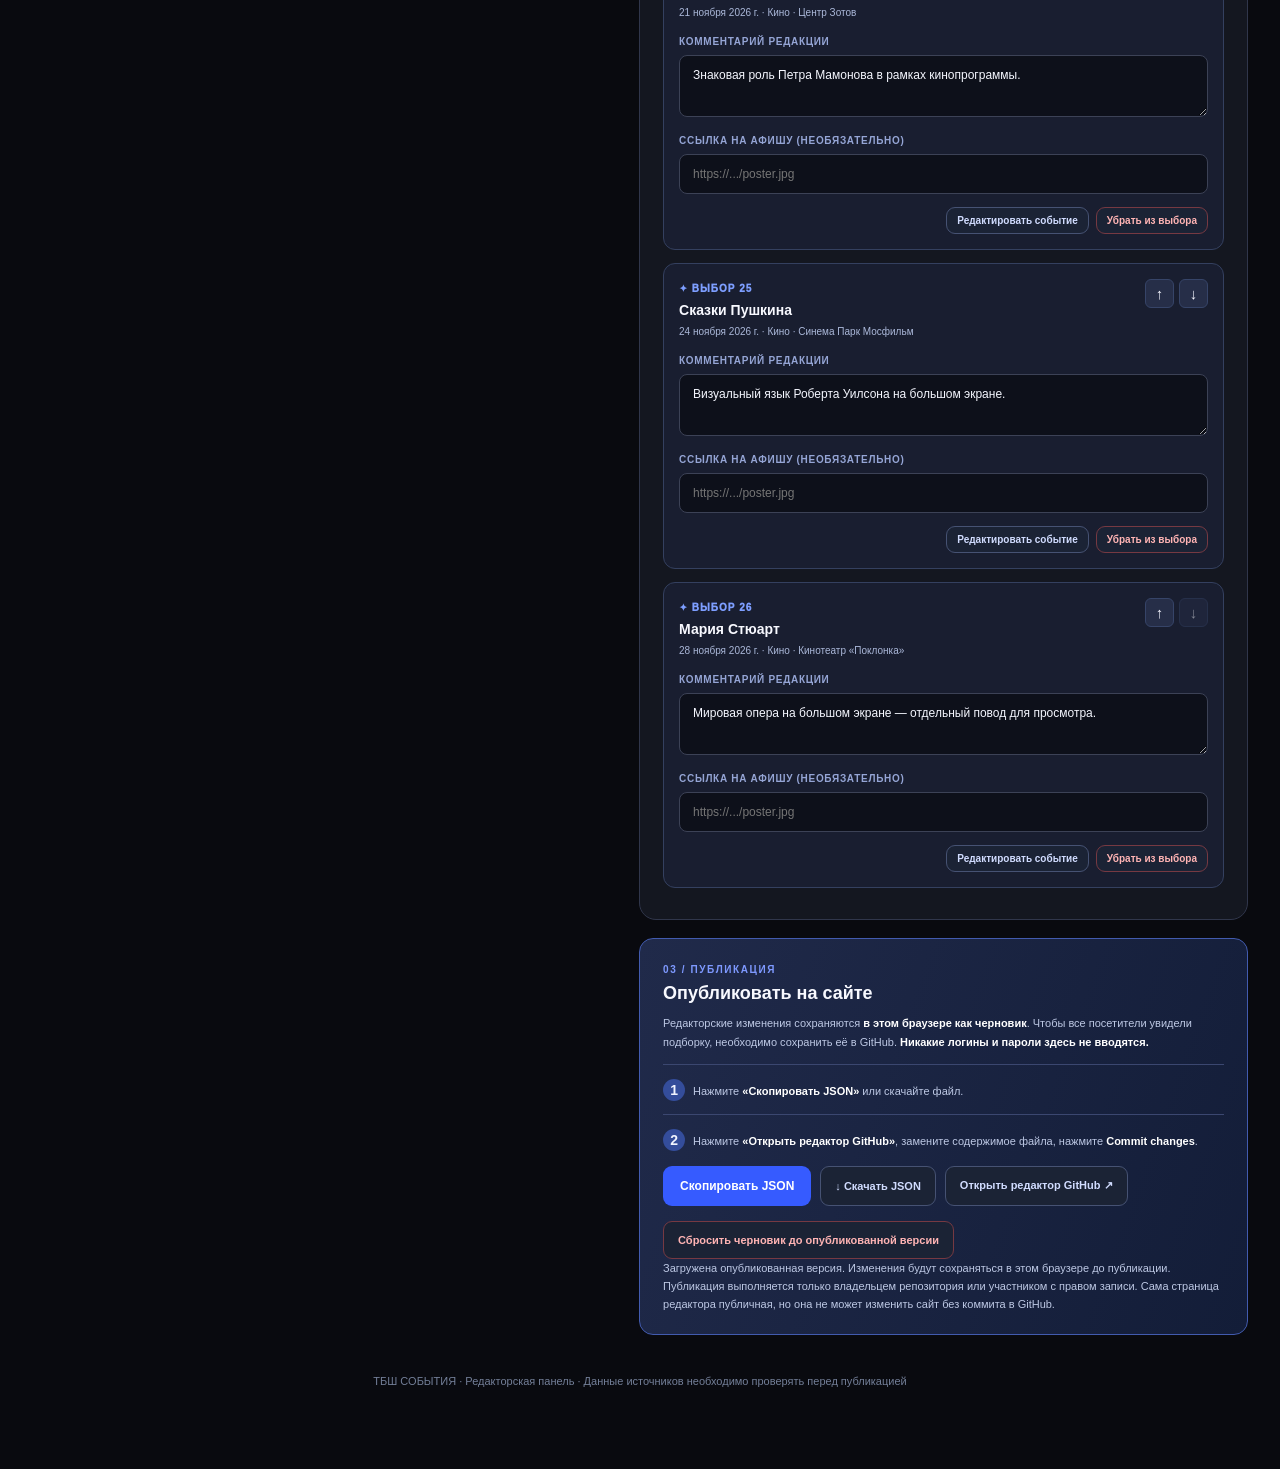
<file: site/admin.html>
<!doctype html>
<html lang="ru">
<head>
  <meta charset="utf-8" />
  <meta name="viewport" content="width=device-width, initial-scale=1" />
  <meta name="theme-color" content="#0a0b12" />
  <title>Редакторская панель — ТБШ СОБЫТИЯ</title>
  <link rel="icon" type="image/png" href="./assets/tbsh-mark-white.png" />
  <style>
    :root{color-scheme:dark;--bg:#090a0f;--panel:#151823;--panel2:#1b2031;--line:#30364b;--text:#f8f9ff;--muted:#959fb7;--blue:#4268ff;--blue2:#86a0ff;--font:Arial,Helvetica,sans-serif}
    *{box-sizing:border-box}body{margin:0;background:var(--bg);color:var(--text);font-family:var(--font);font-size:14px;-webkit-font-smoothing:antialiased}
    a{color:inherit}button,input,textarea,select{font:inherit}button{cursor:pointer;border:0}button:disabled{cursor:not-allowed;opacity:.48}
    .wrap{max-width:1460px;margin:0 auto;padding:0 32px 70px}.top{background:#0d0f18;border-bottom:1px solid #2c3040}
    .top-inner{max-width:1460px;margin:auto;padding:19px 32px;display:flex;justify-content:space-between;align-items:center;gap:20px}
    .brand{display:flex;align-items:center;gap:15px;text-decoration:none;font-weight:900;letter-spacing:1.2px;font-size:17px}.brand img{width:47px;height:47px;object-fit:contain}
    .brand span small{display:block;margin-top:5px;color:var(--muted);font-weight:600;letter-spacing:1.2px;font-size:10px}
    .back{color:#c6d1ff;text-decoration:none;font-weight:750;border:1px solid #394261;padding:11px 15px;border-radius:9px}.back:hover{background:#1b2646}
    .eyebrow{color:#91a7ff;font-weight:900;letter-spacing:2px;font-size:11px;margin:34px 0 16px}
    .intro{position:relative;border-radius:20px;border:1px solid #3d56aa;background:linear-gradient(115deg,#15182a,#121522 60%,#1a2d8e);padding:31px 38px;overflow:hidden;display:flex;justify-content:space-between;align-items:center}
    .intro h1{font-size:clamp(36px,4.5vw,64px);font-weight:950;line-height:.95;letter-spacing:-3px;text-transform:uppercase;margin:0 0 18px;max-width:760px}
    .intro h1 b{color:#7692ff}.intro p{color:#c0c9e2;line-height:1.55;margin:0;max-width:690px;font-size:13px}
    .intro-star{font-size:166px;color:#88a0ff45;margin:0 0 -45px;line-height:1}
    .metrics{display:flex;gap:12px;margin:22px 0 29px;flex-wrap:wrap}.metric{background:#151823;border:1px solid var(--line);border-radius:11px;padding:15px 20px;min-width:175px}
    .metric b{font-size:27px;margin-right:10px}.metric span{font-size:10px;color:var(--muted);font-weight:850;letter-spacing:.5px}
    .flash{display:none;margin:12px 0 20px;padding:12px 16px;background:#202944;border:1px solid #4965b4;color:#dbe4ff;border-radius:10px}
    .flash.is-visible{display:block}.layout{display:grid;grid-template-columns:minmax(0,.98fr) minmax(0,1.02fr);gap:22px;align-items:start}
    .panel{background:#141720;border:1px solid var(--line);border-radius:17px;overflow:hidden}.panel-header{padding:22px 24px;border-bottom:1px solid var(--line)}
    .panel-overline{color:#7e99ff;font-size:10px;letter-spacing:1.6px;font-weight:900}.panel-header h2{font-size:22px;margin:8px 0 7px}.panel-header p{font-size:12px;color:var(--muted);line-height:1.6;margin:0}
    .panel-body{padding:22px 24px}.tabs{display:flex;gap:8px;margin-bottom:20px}.tab{padding:10px 16px;border-radius:8px;background:#202431;color:#bfc7dd;border:1px solid #32394c;font-size:12px;font-weight:850}.tab.active{background:var(--blue);color:white;border-color:var(--blue)}
    .field{margin-bottom:14px}.field label{display:block;font-size:10px;font-weight:850;letter-spacing:1px;color:#b3bfdb;margin-bottom:8px;text-transform:uppercase}
    .field input,.field textarea,.field select,.toolbar input,.toolbar select,.pick-note,.pick-image{width:100%;padding:12px 13px;border:1px solid #3c4256;background:#0d101a;color:#f5f7ff;border-radius:8px;outline:none}
    .field input:focus,.field textarea:focus,.field select:focus,.toolbar input:focus,.toolbar select:focus,.pick-note:focus,.pick-image:focus{border-color:#6884ff;box-shadow:0 0 0 3px #4268ff28}
    .field textarea{resize:vertical;min-height:80px}.field input::placeholder,.field textarea::placeholder,.toolbar input::placeholder{color:#727b93}
    .row2{display:grid;grid-template-columns:1fr 1fr;gap:12px}.toolbar{display:grid;grid-template-columns:1fr 165px;gap:12px;margin-bottom:16px}
    .result-list{max-height:720px;overflow:auto;padding-right:3px}.catalog-row{display:flex;gap:10px;justify-content:space-between;align-items:center;border:1px solid #2f3445;background:#191d29;border-radius:10px;padding:14px;margin-bottom:9px}
    .catalog-row strong{display:block;font-size:12px;line-height:1.45}.catalog-row p{margin:6px 0 0;color:var(--muted);font-size:10px;line-height:1.5}.catalog-row button{flex-shrink:0;background:#263e95;color:#edf2ff;border:1px solid #4269f6;padding:9px 11px;border-radius:7px;font-size:10px;font-weight:850}
    .catalog-row button.added{background:#21283a;border-color:#39445f;color:#a1bad0}.catalog-row button:not(:disabled):hover{background:#3559cd}
    .hint{font-size:11px;line-height:1.65;color:#94a0bb;margin:10px 0}.hide{display:none!important}
    .primary{background:#365bff;color:white;padding:13px 17px;border-radius:9px;font-weight:850;font-size:12px}.primary:hover{background:#5376ff}
    .secondary{color:#d1dcff;border:1px solid #465273;background:#1b2335;border-radius:9px;padding:12px 14px;font-size:11px;font-weight:850;text-decoration:none;display:inline-flex;align-items:center;justify-content:center;gap:7px}
    .secondary:hover{border-color:#7d91d5;background:#252e46}.secondary.danger{color:#ffb4b4;border-color:#763942}.actions{display:flex;gap:9px;flex-wrap:wrap;margin-top:14px}
    .pick-list{padding:18px 23px}.pick-row{padding:15px;border:1px solid #34405f;background:#191e30;border-radius:12px;margin-bottom:13px}
    .pick-top{display:flex;justify-content:space-between;align-items:flex-start;gap:8px}.pick-title{font-size:14px;font-weight:900;line-height:1.5;margin:5px 0 3px}.pick-meta{font-size:10px;line-height:1.6;color:#abb8d9}.pick-num{color:#7d9eff;font-size:10px;letter-spacing:1px;font-weight:950}
    .order{display:flex;gap:5px}.order button{background:#262e48;color:#f4f5ff;border:1px solid #364468;width:29px;height:29px;border-radius:6px;font-size:15px}
    .pick-note,.pick-image{font-size:12px;margin-top:8px}.pick-note{resize:vertical;min-height:62px}.pick-caption{color:#95a5d5;font-size:10px;font-weight:850;letter-spacing:.7px;margin-top:15px}
    .pick-commands{display:flex;gap:7px;justify-content:flex-end;margin-top:13px}.small{font-size:10px;padding:7px 10px}
    .blank{padding:35px 22px;text-align:center;border:1px dashed #3e4e74;border-radius:13px;background:#14192a;color:#a8b5d6}
    .blank strong{display:block;color:#fff;font-size:19px;margin:13px 0}.blank p{font-size:12px;line-height:1.7;margin:0 auto;max-width:290px}
    .publish{background:linear-gradient(110deg,#202a4a,#131d38);border:1px solid #425baf;border-radius:14px;padding:21px 23px;margin-top:18px}
    .publish h3{font-size:18px;margin:7px 0 10px}.publish p{font-size:11px;line-height:1.65;color:#bdc8e4;margin:0}.publish strong{color:#fff}
    .publish-step{border-top:1px solid #3b4770;margin-top:13px;padding-top:14px}.publish-step span{display:inline-flex;border-radius:20px;background:#344d9b;color:#f1f4ff;width:22px;height:22px;align-items:center;justify-content:center;margin-right:8px;font-weight:900}
    .publish-step p{display:inline}.publish-actions{display:flex;gap:9px;flex-wrap:wrap;margin-top:15px}
    .footer{color:#737f98;text-align:center;padding:40px 10px 12px;font-size:11px}
    @media(max-width:990px){.layout{grid-template-columns:1fr}.result-list{max-height:340px}.intro-star{font-size:110px}}
    @media(max-width:620px){.wrap{padding:0 14px 30px}.top-inner{padding:14px}.brand{font-size:13px}.brand img{width:34px;height:34px}.brand span small{font-size:8px}.back{font-size:10px;padding:9px}.intro{padding:23px}.intro h1{font-size:39px;letter-spacing:-2px}.intro-star{position:absolute;right:-12px;bottom:0;font-size:78px}.intro p{max-width:260px;font-size:11px}.panel-header{padding:18px}.panel-body,.pick-list{padding:15px}.row2,.toolbar{grid-template-columns:1fr}.metrics{gap:8px}.metric{min-width:calc(50% - 4px);padding:12px}.metric b{font-size:21px}.metric span{font-size:9px}}
  </style>
</head>
<body>
  <header class="top"><div class="top-inner">
    <a class="brand" href="./"><img src="./assets/tbsh-mark-white.png" alt="ТБШ"/><span>ТБШ СОБЫТИЯ<small>РЕДАКТОРСКАЯ ПАНЕЛЬ</small></span></a>
    <a class="back" href="./#editors">← Посмотреть выбор редакции</a>
  </div></header>
  <div class="wrap">
    <div class="eyebrow">✦ ТБШ / УПРАВЛЕНИЕ РЕДАКЦИОННЫМ ВЫБОРОМ</div>
    <section class="intro"><div><h1>Наш выбор<b>.</b></h1><p>Отбирайте лучшее из общей афиши или добавляйте события вручную. Расставляйте приоритеты и пишите, почему редакция рекомендует именно их.</p></div><div class="intro-star" aria-hidden="true">✳</div></section>
    <section class="metrics"><div class="metric"><b id="metric-catalog">—</b><span>СОБЫТИЙ В БАЗЕ</span></div><div class="metric"><b id="metric-picked">0</b><span>В ВЫБОРЕ РЕДАКЦИИ</span></div><div class="metric"><b id="metric-manual">0</b><span>ДОБАВЛЕНО ВРУЧНУЮ</span></div></section>
    <p class="flash" id="flash" role="status" aria-live="polite"></p>
    <div class="layout">
      <section class="panel">
        <div class="panel-header"><span class="panel-overline">01 / ИСТОЧНИКИ</span><h2>Добавить в подборку</h2><p>Найдите мероприятие в базе сайта или заполните карточку самостоятельно.</p></div>
        <div class="panel-body">
          <div class="tabs"><button class="tab active" data-tab="catalog" type="button">Из общей афиши</button><button class="tab" data-tab="manual" type="button">+ Новое событие</button></div>
          <div id="tab-catalog">
            <div class="toolbar"><input id="catalog-search" type="search" placeholder="Название, артист, площадка…" aria-label="Поиск по афише"/><input type="month" id="catalog-month" aria-label="Месяц событий"/></div>
            <p class="hint" id="catalog-summary">Загружаем общую афишу…</p>
            <div class="result-list" id="catalog-results"></div>
          </div>
          <div id="tab-manual" class="hide">
            <form id="manual-form">
              <div class="field"><label for="m-title">Название события *</label><input id="m-title" required maxlength="200" placeholder="Например, премьера нового спектакля"/></div>
              <div class="row2"><div class="field"><label for="m-start">Дата начала *</label><input id="m-start" type="date" required/></div><div class="field"><label for="m-end">Дата окончания</label><input id="m-end" type="date"/></div></div>
              <div class="row2"><div class="field"><label for="m-category">Раздел *</label><select id="m-category"><option>Театр</option><option>Концерты</option><option>Выставки</option><option>Шоу</option><option>Фестивали</option><option>Стендап</option><option>Кино</option><option>Лекции</option><option>Другое</option></select></div><div class="field"><label for="m-city">Город *</label><input id="m-city" required placeholder="Москва" value="Москва"/></div></div>
              <div class="field"><label for="m-venue">Площадка *</label><input id="m-venue" required maxlength="180" placeholder="Название театра, музея или зала"/></div>
              <div class="field"><label for="m-url">Ссылка на анонс *</label><input id="m-url" type="url" required placeholder="https://..."/></div>
              <div class="field"><label for="m-image">Афиша — ссылка на изображение</label><input id="m-image" type="url" placeholder="https://.../poster.jpg"/></div>
              <div class="field"><label for="m-description">Короткое описание</label><textarea id="m-description" maxlength="600" placeholder="О чём событие, что увидит зритель"></textarea></div>
              <div class="field"><label for="m-note">Почему рекомендует ТБШ</label><textarea id="m-note" maxlength="500" placeholder="Например: уникальный состав, сильная визуальная постановка…"></textarea></div>
              <div class="actions"><button class="primary" id="manual-save" type="submit">✦ Добавить в выбор редакции</button><button class="secondary hide" id="manual-cancel" type="button">Отменить изменение</button></div>
              <p class="hint">Звёздочка (*) — обязательные поля. Укажите ссылку на первоисточник. Права на изображения должны разрешать их использование.</p>
            </form>
          </div>
        </div>
      </section>
      <section>
        <section class="panel"><div class="panel-header"><span class="panel-overline">02 / ОТБОР</span><h2>Выбор редакции <span id="picked-inline" style="color:#7f9bff">(0)</span></h2><p>Меняйте порядок кнопками ↑ ↓, добавляйте собственный комментарий и при необходимости ссылку на афишу.</p></div><div class="pick-list" id="picked-list"><div class="blank"><strong>Пока пусто</strong><p>Выберите событие из списка слева или добавьте новое вручную.</p></div></div></section>
        <section class="publish"><span class="panel-overline">03 / ПУБЛИКАЦИЯ</span><h3>Опубликовать на сайте</h3><p>Редакторские изменения сохраняются <strong>в этом браузере как черновик</strong>. Чтобы все посетители увидели подборку, необходимо сохранить её в GitHub. <strong>Никакие логины и пароли здесь не вводятся.</strong></p>
          <div class="publish-step"><span>1</span><p>Нажмите <strong>«Скопировать JSON»</strong> или скачайте файл.</p></div>
          <div class="publish-step"><span>2</span><p>Нажмите <strong>«Открыть редактор GitHub»</strong>, замените содержимое файла, нажмите <strong>Commit changes</strong>.</p></div>
          <div class="publish-actions"><button id="copy-json" class="primary" type="button">Скопировать JSON</button><button id="download-json" class="secondary" type="button">↓ Скачать JSON</button><a id="github-edit" class="secondary" href="https://github.com/tinekazzz/tbsh-sobytiya5/edit/main/site/data/editorial_picks.json" target="_blank" rel="noopener noreferrer">Открыть редактор GitHub ↗</a></div>
          <div class="publish-actions"><button id="reset-published" class="secondary danger" type="button">Сбросить черновик до опубликованной версии</button></div>
          <p class="hint" id="save-state">Загрузка редакционных данных…</p>
          <p class="hint">Публикация выполняется только владельцем репозитория или участником с правом записи. Сама страница редактора публичная, но она не может изменить сайт без коммита в GitHub.</p>
        </section>
      </section>
    </div>
    <div class="footer">ТБШ СОБЫТИЯ · Редакторская панель · Данные источников необходимо проверять перед публикацией</div>
  </div>
  <script>
  (()=>{'use strict';
    const $=(id)=>document.getElementById(id);
    const esc=(x)=>String(x??'').replace(/[&<>"']/g,c=>({'&':'&amp;','<':'&lt;','>':'&gt;','"':'&quot;',"'":'&#39;'}[c]));
    const storageKey='tbsh:editorial-draft:v1';
    const state={events:[],published:[],items:[],editingId:null,hasDraft:false,seedItems:[],hiddenIds:[],publishedHiddenIds:[]};
    let flashTimer;
    const validHttps=(x)=>{try{let u=new URL(x);return u.protocol==='https:'&&!!u.hostname;}catch{return false;}};
    const clone=(x)=>JSON.parse(JSON.stringify(x));
    const months=(d)=> {let dt=new Date((d||'2026-01-01').slice(0,10)+'T12:00:00');return isNaN(+dt)?'Дата уточняется':dt.toLocaleDateString('ru-RU',{day:'numeric',month:'long',year:'numeric'});};
    const nowISO=()=>new Date().toISOString();
    const snapshot=(x)=>({id:x.id,title:x.title,start_date:x.start_date,end_date:x.end_date||x.start_date,date_precision:x.date_precision||'day',category:x.category||'Другое',city:x.city||'Россия',venue:x.venue||'',url:x.url||'',description:x.description||'',image_url:x.image_url||'',source_name:x.source_name||x.venue||'',people:Array.isArray(x.people)?x.people:[],origin:x.origin||'editorial_manual',editorial_only:x.editorial_only===true,editor_score:x.editor_score||95,discovered_at:x.discovered_at||new Date().toISOString().slice(0,10),verification:x.verification||'Добавлено редакцией; проверьте первоисточник'});
    const show=(message)=>{const el=$('flash');el.textContent=message;el.classList.add('is-visible');clearTimeout(flashTimer);flashTimer=setTimeout(()=>el.classList.remove('is-visible'),4400);};
    const mergeSeeds=(manual,hidden)=>{
      const suppressed=new Set(hidden||[]),map=new Map();
      for(const item of manual||[])if(item?.id&&item.event&&!suppressed.has(item.id))map.set(item.id,clone(item));
      for(const item of state.seedItems)if(!suppressed.has(item.id)&&!map.has(item.id))map.set(item.id,clone(item));
      return [...map.values()];
    };
    const setTab=(which)=>{document.querySelectorAll('[data-tab]').forEach(b=>b.classList.toggle('active',b.dataset.tab===which));$('tab-catalog').classList.toggle('hide',which!=='catalog');$('tab-manual').classList.toggle('hide',which!=='manual');};
    const persist=()=>{state.hasDraft=true;try{localStorage.setItem(storageKey,JSON.stringify({saved_at:nowISO(),items:state.items,hidden_ids:state.hiddenIds}));}catch{show('Не удалось записать черновик на устройство — скачайте JSON.');}$('save-state').textContent='Черновик сохранён в этом браузере · для публикации нажмите «Скопировать JSON»';updateCounts();};
    const updateCounts=()=>{$('metric-picked').textContent=String(state.items.length);$('metric-manual').textContent=String(state.items.filter(it=>it.event?.origin==='editorial_manual').length);$('picked-inline').textContent=`(${state.items.length})`;};
    const makeExport=()=>JSON.stringify({version:1,updated_at:nowISO(),hidden_ids:[...state.hiddenIds],items:state.items.map(it=>({id:it.id,note:String(it.note||'').slice(0,500),image_url:validHttps(it.image_url)?it.image_url:'',event:snapshot(it.event||{})}))},null,2)+'\n';
    const renderCatalog=()=>{
      const q=$('catalog-search').value.trim().toLocaleLowerCase('ru-RU'),m=$('catalog-month').value;
      const filtered=state.events.filter(e=>(!m || String(e.start_date||'').slice(0,7)<=m && String(e.end_date||e.start_date||'').slice(0,7)>=m)&&(!q || [e.title,e.venue,e.source_name,e.city,...(e.people||[])].join(' ').toLocaleLowerCase('ru-RU').includes(q)));
      const rows=filtered.slice(0,60);
      $('catalog-summary').textContent=`${filtered.length} событий по фильтрам · показаны первые ${rows.length}. Для поиска используйте название или имя.`;
      $('catalog-results').innerHTML=rows.map(e=>{const added=state.items.some(it=>it.id===e.id);return `<div class="catalog-row"><div><strong>${esc(e.title)}</strong><p>${esc(months(e.start_date))} · ${esc(e.city||'Россия')} · ${esc(e.venue||'Площадка')}</p></div><button type="button" data-add="${esc(e.id)}" class="${added?'added':''}" ${added?'disabled':''}>${added?'✓ Выбрано':'+ Выбрать'}</button></div>`;}).join('')||'<div class="blank"><strong>Ничего не найдено</strong><p>Измените месяц или поисковый запрос.</p></div>';
    };
    const renderPicks=()=>{
      $('picked-list').innerHTML=state.items.length?state.items.map((it,i)=>{const e=it.event||{};const manual=e.origin==='editorial_manual';return `<article class="pick-row"><div class="pick-top"><div><span class="pick-num">✦ ВЫБОР ${String(i+1).padStart(2,'0')}</span><div class="pick-title">${esc(e.title)}</div><div class="pick-meta">${esc(months(e.start_date))} · ${esc(e.category||'Событие')} · ${esc(e.venue||'Площадка')}</div></div><div class="order"><button data-move="up" data-id="${esc(it.id)}" type="button" aria-label="Выше" ${i===0?'disabled':''}>↑</button><button data-move="down" data-id="${esc(it.id)}" type="button" aria-label="Ниже" ${i===state.items.length-1?'disabled':''}>↓</button></div></div>
        <div class="pick-caption">КОММЕНТАРИЙ РЕДАКЦИИ</div><textarea class="pick-note" maxlength="500" data-note="${esc(it.id)}" placeholder="Почему стоит посетить…">${esc(it.note||'')}</textarea><div class="pick-caption">ССЫЛКА НА АФИШУ (НЕОБЯЗАТЕЛЬНО)</div><input class="pick-image" type="url" data-image="${esc(it.id)}" value="${esc(it.image_url||'')}" placeholder="https://.../poster.jpg" />
        <div class="pick-commands">${manual?`<button type="button" class="secondary small" data-edit="${esc(it.id)}">Редактировать событие</button>`:''}<button type="button" class="secondary small danger" data-remove="${esc(it.id)}">Убрать из выбора</button></div></article>`;}).join(''):'<div class="blank"><span style="font-size:36px">✦</span><strong>Подборка пока пуста</strong><p>Выберите событие из общей афиши или добавьте его вручную.</p></div>';
      updateCounts();
    };
    const render=()=>{renderCatalog();renderPicks();};
    const resetManual=()=>{state.editingId=null;$('manual-form').reset();$('m-city').value='Москва';$('manual-save').textContent='✦ Добавить в выбор редакции';$('manual-cancel').classList.add('hide');};
    const handleManual=()=>{
      const title=$('m-title').value.trim(),start=$('m-start').value,end=$('m-end').value||start,city=$('m-city').value.trim(),venue=$('m-venue').value.trim(),url=$('m-url').value.trim(),img=$('m-image').value.trim();
      if(!title||!start||!city||!venue||!validHttps(url)){show('Заполните название, дату, город, площадку и корректную HTTPS-ссылку.');return;}
      if(end<start){show('Дата окончания не может быть раньше даты начала.');return;}
      if(img&&!validHttps(img)){show('Для изображения нужна HTTPS-ссылка или пустое поле.');return;}
      const id=state.editingId||'manual-'+((globalThis.crypto?.randomUUID?.()||Date.now().toString(36)+'-'+Math.random().toString(36).slice(2)));
      const previous=state.items.find(x=>x.id===id)?.event||{};
      const event=snapshot({...previous,id,title,start_date:start,end_date:end,category:$('m-category').value,city,venue,url,image_url:img,description:$('m-description').value.trim(),source_name:venue,origin:'editorial_manual'});
      const item={id,event,note:$('m-note').value.trim().slice(0,500),image_url:img};
      const i=state.items.findIndex(x=>x.id===id);
      if(i>=0)state.items.splice(i,1,item);else state.items.push(item);
      persist();resetManual();render();setTab('catalog');show(i>=0?'Событие обновлено в черновике.':'Событие добавлено в выбор редакции.');
    };
    const loadManual=(id)=>{
      const it=state.items.find(x=>x.id===id);if(!it||it.event?.origin!=='editorial_manual')return;
      const e=it.event;state.editingId=id;
      for(const [key,v] of Object.entries({'m-title':e.title,'m-start':e.start_date,'m-end':e.end_date,'m-category':e.category,'m-city':e.city,'m-venue':e.venue,'m-url':e.url,'m-image':it.image_url||e.image_url,'m-description':e.description,'m-note':it.note})){if($(key))$(key).value=v||'';}
      $('manual-save').textContent='Сохранить изменения';$('manual-cancel').classList.remove('hide');setTab('manual');document.querySelector('.panel').scrollIntoView({behavior:'smooth',block:'start'});
    };
    document.addEventListener('click',async ev=>{
      const b=ev.target.closest('button');if(!b)return;
      if(b.dataset.tab){setTab(b.dataset.tab);return;}
      if(b.dataset.add){const e=state.events.find(x=>x.id===b.dataset.add);if(!e||state.items.some(it=>it.id===e.id))return;state.items.push({id:e.id,event:snapshot(e),note:'',image_url:''});persist();render();show('Событие добавлено — можно написать рекомендацию редакции.');return;}
      if(b.dataset.remove){const id=b.dataset.remove;state.items=state.items.filter(it=>it.id!==id);if(state.seedItems.some(it=>it.id===id)&&!state.hiddenIds.includes(id))state.hiddenIds.push(id);persist();render();return;}
      if(b.dataset.move){const i=state.items.findIndex(it=>it.id===b.dataset.id);const j=i+(b.dataset.move==='up'?-1:1);if(i<0||j<0||j>=state.items.length)return;[state.items[i],state.items[j]]=[state.items[j],state.items[i]];persist();renderPicks();return;}
      if(b.dataset.edit){loadManual(b.dataset.edit);return;}
    });
    $('manual-form').addEventListener('submit',e=>{e.preventDefault();handleManual();});
    $('manual-cancel').addEventListener('click',()=>{resetManual();setTab('catalog');});
    $('catalog-search').addEventListener('input',renderCatalog);
    $('catalog-month').addEventListener('change',renderCatalog);
    $('picked-list').addEventListener('input',e=>{
      const id=e.target.dataset.note||e.target.dataset.image,field=e.target.dataset.note?'note':'image_url';if(!id)return;
      const it=state.items.find(x=>x.id===id);if(!it)return;
      it[field]=e.target.value;persist();
    });
    $('copy-json').addEventListener('click',async()=>{
      try{await navigator.clipboard.writeText(makeExport());show('JSON скопирован. Откройте файл в GitHub и вставьте вместо старого содержимого.');}
      catch{const x=document.createElement('textarea');x.value=makeExport();document.body.append(x);x.select();const ok=document.execCommand('copy');x.remove();show(ok?'JSON скопирован. Откройте GitHub.':'Копирование недоступно — используйте скачивание JSON.');}
    });
    $('download-json').addEventListener('click',()=>{const blob=new Blob([makeExport()],{type:'application/json;charset=utf-8'}),url=URL.createObjectURL(blob),a=document.createElement('a');a.href=url;a.download='editorial_picks.json';document.body.append(a);a.click();a.remove();setTimeout(()=>URL.revokeObjectURL(url),2000);show('Файл сохранён. Для публикации замените site/data/editorial_picks.json на GitHub.');});
    $('reset-published').addEventListener('click',()=>{if(!confirm('Заменить черновик последней опубликованной версией? Несохранённые изменения будут потеряны.'))return;state.items=clone(state.published);state.hiddenIds=[...state.publishedHiddenIds];state.hasDraft=false;try{localStorage.removeItem(storageKey)}catch{}resetManual();render();$('save-state').textContent='Открыта последняя опубликованная версия.';show('Черновик сброшен до опубликованной версии.');});
    async function init(){try{
      let e,p,november;
      if(window.__ADMIN_PREVIEW__){
        e={events:window.__ADMIN_PREVIEW__.events||[]};p=window.__ADMIN_PREVIEW__.picks||{items:[]};november=window.__ADMIN_PREVIEW__.november||{items:[]};
      }else{
        const [evr,pr,nr]=await Promise.all([fetch('./data/events.json?v='+Date.now(),{cache:'no-store'}),fetch('./data/editorial_picks.json?v='+Date.now(),{cache:'no-store'}),fetch('./data/editorial_november_2026.json?v='+Date.now(),{cache:'no-store'}).catch(()=>null)]);
        if(!evr.ok||!pr.ok)throw new Error('Не удалось загрузить events.json или editorial_picks.json');
        [e,p]=await Promise.all([evr.json(),pr.json()]);november=nr?.ok?await nr.json():{items:[]};
      }
      state.events=Array.isArray(e.events)?e.events:[];
      state.seedItems=Array.isArray(november?.items)?november.items.filter(x=>x?.id&&x.event):[];
      state.publishedHiddenIds=Array.isArray(p.hidden_ids)?p.hidden_ids:[];
      state.hiddenIds=[...state.publishedHiddenIds];
      state.published=mergeSeeds(Array.isArray(p.items)?p.items:[],state.hiddenIds);
      state.items=clone(state.published);
      try{const saved=JSON.parse(localStorage.getItem(storageKey)||'null');if(Array.isArray(saved?.items)){state.hiddenIds=Array.isArray(saved.hidden_ids)?saved.hidden_ids:state.hiddenIds;state.items=mergeSeeds(saved.items,state.hiddenIds);state.hasDraft=true;}}catch{}
      state.items=state.items.filter(it=>it&&typeof it.id==='string'&&it.event&&typeof it.event==='object');
      $('metric-catalog').textContent=String(state.events.length);
      const d=new Date(),month=new Date(d.getFullYear(),d.getMonth()+1,1);$('catalog-month').value=`${month.getFullYear()}-${String(month.getMonth()+1).padStart(2,'0')}`;
      $('save-state').textContent=state.hasDraft?'Восстановлен черновик из этого браузера. Для публикации скопируйте JSON в GitHub.':'Загружена опубликованная версия. Изменения будут сохраняться в этом браузере до публикации.';
      render();
    }catch(ex){$('catalog-summary').textContent='Не удалось загрузить базу: '+ex.message;show('Откройте редакторскую панель на опубликованном сайте GitHub Pages.');}}
    init();
  })();
  </script>
</body>
</html>
</file>
<file: site/assets/app.css>
:root {--canvas:#f7f6f2;--ink:#191b1b;--muted:#909391;--soft:#eeeeea;--line:#e6e6e0;--accent:#f65335;--accent-2:#e94527;--sidebar:#faf9f7;--paper:#fff;--radius:16px;--font:'Manrope','Arial',sans-serif;--display:'Unbounded','Arial Black',sans-serif}
*{box-sizing:border-box}html{scroll-behavior:smooth}body{margin:0;background:var(--canvas);color:var(--ink);font-family:var(--font);-webkit-font-smoothing:antialiased}button,input,select{font:inherit}button{cursor:pointer}a{color:inherit;text-decoration:none}button:focus-visible,input:focus-visible,select:focus-visible,a:focus-visible{outline:3px solid #ff9a7c;outline-offset:3px}button{border:0}svg{max-width:100%}.hidden{display:none!important}.visually-hidden{position:absolute;width:1px;height:1px;padding:0;margin:-1px;overflow:hidden;clip:rect(0,0,0,0);white-space:nowrap;border:0}
.app-layout{min-height:100vh;display:grid;grid-template-columns:226px minmax(550px,1fr) 287px;grid-template-rows:78px minmax(0,1fr);max-width:1880px;margin:0 auto}.topbar{grid-column:1/-1;grid-row:1;display:flex;align-items:center;gap:32px;padding:0 26px 0 26px;background:var(--paper);border-bottom:1px solid var(--line);position:sticky;top:0;z-index:30}.brand{display:flex;align-items:center;gap:10px;width:200px;flex:0 0 200px}.brand-symbol{width:42px;height:42px;border-radius:13px;background:var(--accent);display:grid;place-items:center;color:#fff;transform:rotate(-7deg)}.brand-spark{font-size:34px;line-height:1;transform:rotate(7deg)}.brand-name{font-family:var(--display);font-weight:800;font-size:15px;line-height:1.12;letter-spacing:-.7px}.brand-name>span{color:var(--accent)}.brand-name small{display:block;font-family:var(--font);font-size:8px;color:var(--muted);letter-spacing:1.55px;font-weight:800;margin-top:6px}.global-search{display:flex;align-items:center;gap:12px;max-width:575px;flex:1;background:#f5f5f2;border:1px solid #efefec;border-radius:10px;padding:0 15px;height:42px}.search-icon{font-size:26px;line-height:1;display:inline-block;transform:rotate(-24deg);color:#777}.global-search input{border:0;outline:0;background:transparent;flex:1;min-width:0;font-size:12px;font-weight:600;color:var(--ink)}.global-search input::placeholder{color:#9fa09e}.global-search kbd{font:700 9px var(--font);color:#b3b4b1;letter-spacing:1.2px}.header-actions{display:flex;align-items:center;gap:15px;margin-left:auto}.timezone-pill{font-size:10px;color:#60615e;font-weight:800;letter-spacing:.4px;white-space:nowrap;display:flex;align-items:center;gap:7px}.signal-dot{display:inline-block;width:6px;height:6px;background:#83aa70;border-radius:50%;box-shadow:0 0 0 3px #e5f0e2}.icon-button{width:38px;height:38px;border-radius:9px;background:transparent;font-size:30px;line-height:1;color:var(--ink)}.icon-button:hover{background:var(--soft)}.header-avatar{display:grid;place-items:center;border:1px solid #1a1a1a;background:#171918;border-radius:50%;width:36px;height:36px;color:#fafaf7;font-family:var(--display);font-size:10px;font-weight:700}
.sidebar{grid-column:1;grid-row:2;position:sticky;top:78px;height:calc(100vh - 78px);min-height:680px;background:var(--sidebar);border-right:1px solid var(--line);padding:29px 13px 20px 17px;display:flex;flex-direction:column;justify-content:space-between;overflow-y:auto}.sidebar-label{font-size:9px;font-weight:800;color:#a4a5a2;letter-spacing:1.6px;margin:2px 12px 14px}.sidebar-section{margin-top:34px}.sidebar-nav{display:flex;flex-direction:column;gap:5px}.nav-link{width:100%;text-align:left;background:transparent;display:flex;align-items:center;gap:12px;color:#666965;font-size:11.5px;font-weight:750;white-space:nowrap;border-radius:8px;padding:13px 11px;transition:background .2s,color .2s}.nav-link:hover{background:#efeeea;color:#202020}.nav-link.active{background:#252727;color:#fff;box-shadow:0 4px 14px #1111}.nav-ic{font-size:18px;line-height:.9;min-width:21px;text-align:center;font-family:Arial;opacity:.84}.nav-short,.nav-counter{margin-left:auto;font-size:9px;font-weight:700;color:#adb0ac}.nav-link.active .nav-short,.nav-link.active .nav-counter{color:#aaa}.sidebar-help{background:#f0eee9;border:1px solid #e8e6df;border-radius:13px;padding:15px 15px 19px;position:relative;overflow:hidden}.tiny-heading{font-size:9px;font-weight:800;letter-spacing:1.25px;color:#888c87}.sidebar-help-art{height:75px;margin:10px 0 7px;position:relative;color:var(--accent)}.sidebar-help-art>span:first-child{position:absolute;left:34%;top:12%;font-size:38px;font-weight:100;z-index:3}.ring-one,.ring-two{position:absolute;display:block!important;width:87px;height:65px;border:1.5px solid #f65335;border-radius:50%;transform:rotate(-26deg);left:25px;top:2px}.ring-two{transform:rotate(36deg);left:38px;width:67px}.sidebar-help strong{font-family:var(--display);font-size:12px;line-height:1.53;letter-spacing:-.35px}.sidebar-help p{font-size:10px;line-height:1.65;color:#7d807b;margin:9px 0 11px}.subtle-link{padding:0;font-weight:800;font-size:10px;color:var(--accent);background:transparent}.sidebar-version{display:block;color:#afb1ac;letter-spacing:1.1px;font-size:8px;font-weight:700;margin:23px 10px 0}
.main{grid-column:2;grid-row:2;padding:29px 37px 26px;min-width:0}.page-eyebrow{font-size:9px;font-weight:800;letter-spacing:1.9px;color:#949895;display:flex;align-items:center;gap:9px;margin-bottom:22px}.eyebrow-dash{display:inline-block;width:18px;height:2px;background:var(--accent)}#breadcrumb-view{color:#c5c5be}.main-header{display:flex;align-items:center;justify-content:space-between;gap:14px;margin-bottom:26px}.main-header h1{margin:0;font-family:var(--display);font-size:clamp(24px,2.3vw,38px);line-height:1.2;letter-spacing:-1.65px;font-weight:800}.title-dot{color:var(--accent)}.main-header p{font-size:12px;color:#898d89;margin:9px 0 0;line-height:1.5}.period-controls{display:flex;align-items:center;gap:15px;background:white;border:1px solid var(--line);padding:5px;border-radius:9px;white-space:nowrap;box-shadow:0 3px 8px #1c202007}.period-arrow{border:0;border-radius:6px;background:transparent;width:32px;height:31px;color:#575956;font-size:19px}.period-arrow:hover{background:var(--soft)}#month-display{font-size:10px;font-weight:800;letter-spacing:1.1px;min-width:125px;text-align:center}
.hero{position:relative;overflow:hidden;min-height:286px;background:#202421;color:white;border-radius:15px;display:flex;justify-content:space-between;margin-bottom:18px;isolation:isolate}.hero:before{content:'';position:absolute;inset:0;background:radial-gradient(circle at 70% 45%,#4d563d 0%,transparent 48%);opacity:.25;z-index:-1}.hero-text{padding:30px 33px 31px;position:relative;z-index:4}.hero-mini{font-size:9px;letter-spacing:1.6px;font-weight:850;color:#c4c9c3;display:flex;align-items:center;gap:7px}.hero-signal{display:inline-block;height:8px;width:8px;border-radius:50%;background:#f8704b;box-shadow:0 0 0 4px #fa784622}.hero h2{font:800 clamp(39px,4.2vw,64px)/1.07 var(--display);letter-spacing:-3px;margin:15px 0 15px}.hero-outline{color:#f7664a}.hero p{font-size:11.5px;line-height:1.65;color:#b8bfbb;margin:0 0 18px}.hero-cta{background:#f85e42;color:#fff;border-radius:7px;padding:13px 17px;font-size:10px;font-weight:850;display:flex;align-items:center;gap:40px}.hero-cta:hover{background:#ff7659}.hero-cta span{font-size:17px;line-height:9px}.hero-art{width:46%;position:relative;overflow:hidden;min-width:220px}.hero-orbit{position:absolute;border:1px solid #c9d0af55;border-radius:50%;height:302px;width:302px;left:28%;top:-35px;transform:rotate(25deg)}.orbit-b{width:418px;height:150px;top:58px;left:2%;transform:rotate(-41deg);border-color:#cfc9bd70}.hero-ball{display:block;position:absolute;width:176px;height:176px;border-radius:50%;background:radial-gradient(circle at 30% 28%,#ff9571 0%,#f25e3f 35%,#a72c23 88%);left:23%;top:37px;box-shadow:25px 27px 80px #0007}.ball-b{width:33px;height:33px;background:#deddb7;left:70%;top:190px;box-shadow:0 0 30px #fff2}.hero-monogram{font:900 76px var(--display);color:#fff6;letter-spacing:-8px;position:absolute;top:71px;left:13%;transform:rotate(-13deg);white-space:nowrap}.hero-monogram>span{color:#fff}.hero-astrisk{position:absolute;right:18px;top:4px;font-size:82px;color:#e3cb7e;line-height:1}.hero-art-label{position:absolute;right:18px;bottom:17px;font-size:7px;font-weight:800;letter-spacing:1.8px;color:#ddd}.hero-edge-word{position:absolute;transform:rotate(-90deg);right:-68px;bottom:102px;color:#989e9455;font-size:8px;letter-spacing:2px;font-weight:700}
.metric-grid{display:grid;grid-template-columns:repeat(4,minmax(0,1fr));gap:11px;margin-bottom:31px}.metric{background:white;border:1px solid #edede9;border-radius:12px;padding:18px 16px 15px;min-width:0;box-shadow:0 2px 10px #22222202}.metric-label{display:block;font-size:8px;letter-spacing:1.1px;font-weight:850;color:#8e918b;white-space:nowrap}.metric-value{display:block;font:750 clamp(22px,2.55vw,35px)/1.15 var(--display);letter-spacing:-1.5px;margin:13px 0 9px}.metric:first-child .metric-value{color:var(--accent)}.metric-foot{display:block;font-size:9px;font-weight:500;color:#a1a49d;line-height:1.6}
.content-section{margin-top:3px}.section-heading{display:flex;justify-content:space-between;align-items:flex-end;gap:12px;margin:0 0 19px}.section-overline{font-size:8px;letter-spacing:1.7px;font-weight:850;color:var(--accent);margin-bottom:8px}.section-heading h2{font:800 clamp(16px,1.55vw,23px)/1.34 var(--display);letter-spacing:-.9px;margin:0;max-width:530px}.section-actions{display:flex;align-items:center;gap:12px;white-space:nowrap}.outline-action{background:white;border:1px solid var(--line);border-radius:8px;font-size:10px;font-weight:800;color:#50534f;padding:10px 12px}.outline-action span{font-size:14px;margin-right:3px}.outline-action:hover{border-color:#b0b5ad}.text-action{background:none;padding:9px 1px;color:var(--accent);font-size:10px;font-weight:850}.filters{border-bottom:1px solid #e5e5e0;padding-bottom:17px;display:flex;justify-content:space-between;gap:10px;align-items:center;flex-wrap:wrap}.pill-scroll{display:flex;align-items:center;gap:5px;overflow-x:auto;scrollbar-width:none;max-width:100%;padding:2px 0}.pill-scroll::-webkit-scrollbar{display:none}.category-pill{border:1px solid #e6e5e0;background:#fbfbf9;color:#787b77;border-radius:50px;padding:9px 12px;font-size:9.5px;font-weight:800;white-space:nowrap}.category-pill:hover{background:#eaeae4}.category-pill.selected{background:#1f2220;color:#fff;border-color:#1f2220}.filter-selects{display:flex;gap:6px}.filter-selects select{border:1px solid #e4e5df;border-radius:7px;padding:9px 8px;background:#fff;color:#646761;font-size:10px;font-weight:750;max-width:164px}.results-meta{display:flex;justify-content:space-between;margin:15px 0 13px;color:#989b95;font-size:10px;font-weight:700;gap:10px}.results-meta strong{color:#333}.results-meta .meta-refresh{font-weight:500}
.events-grid{display:grid;grid-template-columns:repeat(3,minmax(0,1fr));gap:13px;align-items:stretch}.event-card{min-width:0;display:flex;flex-direction:column;background:#fff;border:1px solid #e9e9e4;border-radius:12px;overflow:hidden;box-shadow:0 4px 18px #22222208;transition:transform .18s,border-color .18s}.event-card:hover{transform:translateY(-3px);border-color:#cacac3}.card-visual{height:153px;position:relative;overflow:hidden;display:flex;align-items:center;justify-content:center;isolation:isolate}.card-visual:after{content:'';position:absolute;inset:0;background:linear-gradient(to top,#0003,transparent 35%);pointer-events:none}.poster-photo{position:absolute;inset:0;background-position:center;background-size:cover;background-repeat:no-repeat;z-index:0;transform:scale(1.02)}.poster-photo-shade{position:absolute;inset:0;background:linear-gradient(to top,rgba(3,4,10,.78),rgba(3,4,10,.28) 48%,rgba(3,4,10,.08));z-index:1}.card-visual.has-photo .poster-word,.card-visual.has-photo .poster-decoration,.card-visual.has-photo .poster-star{display:none}.card-visual.has-photo .card-date-badge,.card-visual.has-photo .favorite-btn,.modal-visual.has-photo .modal-close{box-shadow:0 6px 16px rgba(0,0,0,.25)}.poster-word{font:800 clamp(24px,2.15vw,34px)/1.09 var(--display);position:relative;z-index:1;letter-spacing:-1.6px;text-align:center;padding:0 15px;max-width:100%;word-wrap:break-word}.poster-decoration{position:absolute;display:block;border:1.4px solid currentColor;opacity:.48;z-index:0}.poster-decoration.deco-a{width:148px;height:148px;transform:rotate(35deg);border-radius:50%;right:-43px;top:-38px}.poster-decoration.deco-b{width:94px;height:94px;transform:rotate(-24deg);border-radius:18px;left:-30px;bottom:-35px}.poster-star{position:absolute;right:12px;bottom:4px;font:400 60px var(--font);opacity:.6}.poster-exhibitions{color:#fff5da;background:radial-gradient(ellipse at 25% 20%,#b59bb2,#71657a 60%,#4e3f5c)}.poster-concerts{color:#fff6ee;background:radial-gradient(ellipse at 75% 30%,#ff9a57,#ef5a34 65%,#ab3225)}.poster-theatre{color:#fff4e1;background:radial-gradient(ellipse at 20% 30%,#766f51,#393c32 68%,#242722)}.poster-show{color:#1d2822;background:radial-gradient(ellipse at 30% 70%,#ece39c,#e1c657 60%,#b99d43)}.poster-festivals{color:#fff0e6;background:radial-gradient(ellipse at 80% 15%,#c98e93,#b35a70 58%,#89394c)}.poster-cinema{color:#edecfc;background:radial-gradient(ellipse at 70% 10%,#8f86c9,#5c548e 70%,#36345a)}.poster-lectures{color:#263d30;background:radial-gradient(ellipse at 70% 15%,#c7d3bb,#9ead8f 70%,#68896e)}.poster-other{color:#f9f8f1;background:linear-gradient(135deg,#545e62,#202426)}.card-top-row{position:absolute;top:13px;left:13px;right:13px;display:flex;justify-content:space-between;align-items:flex-start;z-index:2;gap:8px}.card-date-badge{background:#fffcf5;padding:7px 8px;border-radius:5px;box-shadow:0 4px 12px #2222;display:flex;flex-direction:column;align-items:center;min-width:39px;color:#252925}.card-date-badge strong{font:800 17px var(--display)}.card-date-badge small{font-size:8px;font-weight:850;letter-spacing:1px;margin-top:2px}.favorite-btn{width:30px;height:30px;background:#fffdf2e8;border-radius:50%;color:#3c3d3a;font-size:21px;line-height:1}.favorite-btn.is-saved{color:var(--accent)}.favorite-btn:hover{background:#fff}.poster-tag{position:absolute;left:12px;bottom:10px;z-index:3;background:#1a1e1cbd;color:#fff;border-radius:4px;font-size:8px;letter-spacing:.9px;font-weight:800;padding:6px 8px;max-width:calc(100% - 24px)}.card-content{padding:15px 14px 14px;display:flex;flex-direction:column;flex:1}.card-category{font-size:8.5px;color:var(--accent);font-weight:850;letter-spacing:1.3px;margin-bottom:8px;text-transform:uppercase}.card-title{font:700 12px/1.45 var(--display);letter-spacing:-.25px;min-height:35px;max-height:56px;overflow:hidden;cursor:pointer}.card-title:hover{color:var(--accent)}.card-desc{font-size:10px;line-height:1.55;color:#838681;margin:9px 0 11px;display:-webkit-box;-webkit-line-clamp:2;-webkit-box-orient:vertical;overflow:hidden}.card-spacer{flex:1}.card-meta{display:flex;align-items:flex-start;gap:7px;margin-top:9px;color:#626762;font-size:9.5px;line-height:1.5;font-weight:650}.card-meta .meta-icon{color:#afada5;font-size:14px;line-height:1}.card-people{font-size:9px;font-weight:800;color:#6f756e;margin-top:7px;overflow:hidden;text-overflow:ellipsis;white-space:nowrap}.card-bottom{border-top:1px solid #efefe9;margin-top:13px;padding-top:11px;display:flex;justify-content:space-between;align-items:center;gap:6px}.card-source{font-size:8px;font-weight:750;color:#aaaea8;overflow:hidden;white-space:nowrap;text-overflow:ellipsis;max-width:60%}.card-open{font-size:9px;font-weight:900;color:var(--accent);background:transparent;white-space:nowrap;padding:5px 0}.card-open:hover{text-decoration:underline}.event-more{text-align:center;margin:22px 0 20px}.show-more{border:1px solid #ddded9;background:white;border-radius:9px;font-size:11px;font-weight:850;padding:12px 22px;color:#484c48}.show-more:hover{background:#efefec}.empty-state{text-align:center;grid-column:1/-1;border:1px dashed #d4d7cf;border-radius:12px;padding:40px 20px;color:#7b8179;background:#fffefb}.empty-state span{font-size:47px;color:#f35b3b}.empty-state h3{font:700 18px var(--display);color:#272b26;margin:15px 0 9px}.empty-state p{font-size:12px;max-width:350px;line-height:1.7;margin:0 auto 20px}.empty-state button{background:#282b28;color:white;border-radius:8px;padding:10px 15px;font-size:10px;font-weight:800}
.rightbar{grid-column:3;grid-row:2;position:sticky;top:78px;height:calc(100vh - 78px);overflow-y:auto;border-left:1px solid var(--line);background:#faf9f6;padding:30px 20px 24px}.rightbar-heading{display:flex;justify-content:space-between;align-items:center;letter-spacing:1.45px;font-size:9px;font-weight:900;margin-bottom:18px}.rightbar-star{font-size:21px;color:var(--accent);line-height:1}.refresh-card{background:#fff;border:1px solid #e8e8e2;border-radius:12px;padding:15px 14px 11px;box-shadow:0 5px 16px #16161604}.refresh-top{display:flex;gap:7px;align-items:center;color:#5b625b;font-size:9px;font-weight:850}.status-dot{display:inline-block;border-radius:50%;height:7px;width:7px;background:#8fbb89;box-shadow:0 0 0 3px #e7f0e4}.status-demo{background:#f0b54d;box-shadow:0 0 0 3px #fdf2df}.refresh-time{font:800 25px var(--display);letter-spacing:-.7px;margin:12px 0 6px}.refresh-card p{color:#9a9c98;font-size:10px;line-height:1.7;margin:0 0 13px}.refresh-bottom{display:flex;align-items:center;justify-content:space-between;border-top:1px solid #f0f0eb;padding-top:10px;font-size:9px;color:#a4a6a2}.refresh-bottom b{color:#606660}.mini-wave{letter-spacing:2px;font-size:15px;color:#8aaa75}.right-section-head{display:flex;align-items:center;justify-content:space-between;margin-top:31px;margin-bottom:13px}.right-section-head h3{font:750 12px var(--display);letter-spacing:-.5px;margin:0}.tiny-arrow{color:var(--accent);background:none;font-size:22px;line-height:1}.recent-list{display:flex;flex-direction:column}.recent-item{display:flex;align-items:flex-start;gap:10px;width:100%;text-align:left;border-bottom:1px solid #eaeae5;background:transparent;padding:13px 0}.recent-item:hover .recent-title{color:var(--accent)}.recent-mark{width:39px;height:41px;border-radius:6px;flex:0 0 auto;background:#eae1dc;display:grid;place-items:center;font:700 20px var(--display);color:#a65443}.recent-mark.r-exhibit{background:#e8e0ed;color:#7d628c}.recent-mark.r-concert{background:#fae2d6;color:#ec6247}.recent-mark.r-festival{background:#f0e6b4;color:#9a8652}.recent-content{min-width:0}.recent-date{color:#b1b3ad;font-size:8px;font-weight:750;letter-spacing:.6px;margin-bottom:4px}.recent-title{display:block;font-size:10px;font-weight:850;line-height:1.48;margin-bottom:4px}.recent-source{color:#9b9d98;font-size:8px;font-weight:700}.tracked-people{display:flex;flex-direction:column;gap:8px}.tracked-person{background:#fff;border:1px solid #ededeb;border-radius:8px;width:100%;padding:11px;display:flex;gap:10px;align-items:center;text-align:left}.tracked-person:hover{border-color:#d8d6ca}.person-monogram{width:34px;height:34px;display:grid;place-items:center;border-radius:9px;flex:none;font:700 10px var(--display);background:#ebede6;color:#718076}.person-monogram.tint-1{background:#f8e7df;color:#c86e59}.person-monogram.tint-2{background:#e9e7f0;color:#756d98}.tracked-person-name{font-size:10px;font-weight:900;margin-bottom:3px}.tracked-person-category{font-size:8.5px;font-weight:500;color:#a0a29d}.right-notice{background:#e7e9de;border-radius:11px;margin-top:25px;padding:16px;position:relative;overflow:hidden}.right-notice:before{content:'✳';position:absolute;right:-25px;top:-47px;font-size:145px;color:#cbd2b5;line-height:1}.right-notice span{font-size:8px;font-weight:900;letter-spacing:1.4px;color:#7c866f;position:relative}.right-notice p{font:700 12px/1.6 var(--display);letter-spacing:-.3px;position:relative;margin:11px 0 14px}.right-notice button{font-size:10px;font-weight:850;color:#536b48;background:none;position:relative;padding:0}
.registry-section{padding-top:13px}.registry-toolbar{display:flex;gap:9px;align-items:center;margin-bottom:17px;flex-wrap:wrap}.registry-toolbar input{flex:1;min-width:180px;background:#fff;border:1px solid #e7e8e2;border-radius:8px;padding:12px 14px;font-size:11px;outline:none}.registry-toolbar select{min-width:175px;max-width:240px;background:#fff;border:1px solid #e7e8e2;border-radius:8px;padding:11px;font-size:10px;font-weight:750;color:#696e67}.registry-stats{font-size:10px;color:#a0a29d;font-weight:750;padding:10px 0 16px}.registry-items{display:grid;grid-template-columns:1fr;gap:8px}.registry-row{background:#fff;border:1px solid #e9eae5;border-radius:11px;padding:16px;display:flex;align-items:center;gap:13px;min-width:0}.registry-icon{height:40px;width:40px;min-width:40px;background:#f6e8e1;border-radius:10px;display:grid;place-items:center;color:#d36c53;font-size:21px}.registry-row:nth-child(3n) .registry-icon{color:#746890;background:#efecf5}.registry-row:nth-child(3n+2) .registry-icon{color:#6b8d70;background:#e9ede4}.registry-body{min-width:0;flex:1}.registry-name{display:block;font-size:12px;font-weight:850;line-height:1.4}.registry-description{margin:5px 0;font-size:10px;color:#868b83;line-height:1.55;display:-webkit-box;-webkit-line-clamp:2;-webkit-box-orient:vertical;overflow:hidden}.registry-meta{display:flex;align-items:center;gap:8px;flex-wrap:wrap;font-size:9px;color:#aaa}.registry-meta .tag{display:inline-block;background:#f3f4ee;border-radius:3px;padding:3px 5px;font-weight:750;color:#80867c}.registry-priority{font-size:9px;font-weight:850;border:1px solid #ecece8;border-radius:5px;padding:5px 8px;color:#838980;white-space:nowrap}.registry-priority.priority-A{color:#d9573d;background:#fff0ea;border-color:#ffdfd5}.registry-external{font-size:18px;color:var(--accent);padding:7px;background:transparent;white-space:nowrap}.registry-external:hover{transform:translate(2px,-2px)}.registry-person-button{font-size:10px;font-weight:800;color:#dc5940;padding:10px;border-radius:6px;background:#fff3ed}.registry-person-button:hover{background:#ffddd0}.registry-status{color:#a0a39e;font-size:9px;font-weight:600}.about-section{padding:8px 0 0}.about-intro{position:relative;overflow:hidden;background:#232724;border-radius:15px;padding:45px 40px 43px;color:#fff}.about-ornament{position:absolute;right:22px;top:4px;color:#f86747;font-size:180px;opacity:.8}.about-intro h2{font:750 25px/1.5 var(--display);letter-spacing:-1px;position:relative}.about-intro p{font-size:12px;color:#c8cfc8;line-height:1.9;max-width:570px;position:relative}.about-steps{display:grid;grid-template-columns:repeat(2,1fr);gap:12px;margin:17px 0}.about-steps>div{background:white;border:1px solid var(--line);padding:23px;border-radius:11px}.about-steps span{color:var(--accent);font-size:8px;letter-spacing:1.25px;font-weight:850}.about-steps h3{font:750 18px var(--display);letter-spacing:-.5px;margin:11px 0}.about-steps p{color:#858a84;font-size:11px;line-height:1.9;max-width:350px}.about-callout{border-radius:12px;border:1px solid #e4e3da;padding:22px;background:#f0efe8;display:flex;align-items:center;justify-content:space-between;gap:14px}.about-callout strong{font:750 14px var(--display)}.about-callout p{font-size:11px;line-height:1.65;color:#7d8379;margin:8px 0 0}.about-status-icon{font-size:48px;color:#b8bdad}.footer{display:flex;justify-content:space-between;gap:15px;padding-top:30px;margin-top:32px;border-top:1px solid var(--line);font-size:8.5px;color:#afb1ac;font-weight:700;line-height:1.6;letter-spacing:.3px}.footer button{background:none;color:#8b918b;font-size:8.5px;font-weight:800;padding:0;text-decoration:underline}
#modal-root:empty{display:none}.modal-backdrop{position:fixed;inset:0;background:#121b19b5;display:flex;align-items:center;justify-content:center;padding:22px;z-index:100;backdrop-filter:blur(3px)}.modal{background:#fff;border-radius:17px;width:min(600px,100%);max-height:90vh;overflow:auto;box-shadow:0 30px 90px #1114;position:relative}.modal-visual{height:175px;position:relative;overflow:hidden;display:flex;align-items:center;justify-content:center}.modal-visual.has-photo .poster-word,.modal-visual.has-photo .poster-decoration,.modal-visual.has-photo .poster-star{display:none}.modal-visual.has-photo:after{background:linear-gradient(to top,rgba(5,8,18,.72),rgba(5,8,18,.12) 55%)}.modal-visual .poster-word{font-size:36px}.modal-close{position:absolute;right:16px;top:14px;width:35px;height:35px;border-radius:50%;background:white;z-index:3;font-size:22px}.modal-body{padding:28px}.modal-category{color:var(--accent);font-size:10px;font-weight:900;letter-spacing:1.4px}.modal-body h2{font:800 22px/1.4 var(--display);letter-spacing:-.7px;margin:9px 0 15px}.modal-body p{font-size:12px;line-height:1.8;color:#666e65}.modal-details{display:grid;grid-template-columns:1fr 1fr;gap:12px;margin:21px 0;border-top:1px solid var(--line);border-bottom:1px solid var(--line);padding:18px 0}.modal-detail span{display:block;font-size:9px;font-weight:850;color:#9ba09b;margin-bottom:6px;letter-spacing:.7px}.modal-detail strong{display:block;font-size:11px;line-height:1.5}.modal-footer{display:flex;gap:11px;align-items:center}.modal-primary{background:var(--accent);color:#fff;border-radius:8px;padding:13px 18px;font-size:11px;font-weight:850}.modal-primary:hover{background:var(--accent-2)}.modal-secondary{border:1px solid var(--line);background:#fff;border-radius:8px;padding:12px 15px;font-size:11px;font-weight:800;color:#4b514a}.modal-footer-note{margin-top:18px;font-size:9px!important;color:#a4aaa3!important}.modal-secondary.saved{color:var(--accent);border-color:#fdd7ca}#toast{position:fixed;right:20px;bottom:22px;z-index:120;color:#fff;background:#262c28;padding:12px 17px;border-radius:8px;font-size:11px;font-weight:700;opacity:0;pointer-events:none;transform:translateY(15px);transition:.25s}#toast.show{opacity:1;transform:translateY(0)}
@media (min-width:1550px){.app-layout{grid-template-columns:245px minmax(600px,1fr) 310px}.main{padding-left:50px;padding-right:50px}.event-card .card-visual{height:178px}.card-content{padding:17px 17px 16px}.poster-word{font-size:37px}.rightbar{padding-left:24px;padding-right:24px}}
@media (max-width:1340px){.app-layout{grid-template-columns:198px minmax(480px,1fr) 244px}.brand{width:174px;flex-basis:174px}.topbar{padding:0 19px;gap:16px}.main{padding:25px 23px}.rightbar{padding:25px 15px}.sidebar{padding:25px 9px 18px 12px}.hero-art{width:44%}.event-card .card-visual{height:140px}.card-content{padding:12px}.poster-word{font-size:24px}.filter-selects select{max-width:145px}.metric{padding:16px 12px}.metric-label{font-size:7.5px}}
@media (max-width:1120px){.app-layout{grid-template-columns:200px minmax(0,1fr);grid-template-rows:73px minmax(0,1fr)}.topbar{gap:10px}.sidebar{top:73px;height:calc(100vh - 73px)}.rightbar{display:none}.main{padding:27px 30px}.brand{width:180px;flex-basis:180px}.event-card .card-visual{height:158px}.poster-word{font-size:26px}}
@media (max-width:850px){.app-layout{display:block}.topbar{height:67px;position:sticky;padding:0 15px;gap:14px}.sidebar{height:auto;min-height:0;position:sticky;top:67px;z-index:25;border-right:0;border-bottom:1px solid var(--line);padding:7px 10px;background:#faf9f7;overflow-x:auto}.sidebar-upper{display:flex;gap:6px;align-items:center}.sidebar-label,.sidebar-section,.sidebar-lower{display:none}.sidebar-nav{flex-direction:row;gap:3px}.sidebar-nav button{font-size:10px;padding:11px 10px}.sidebar-nav .nav-ic{font-size:14px;min-width:15px}.nav-short,.nav-counter{display:none}.main{padding:23px 20px}.brand{width:auto;flex:0 0 auto}.brand-name{font-size:13px}.brand-name small{font-size:7px}.brand-symbol{width:36px;height:36px}.global-search{max-width:none;min-width:0}.global-search kbd{display:none}.timezone-pill{display:none}.header-avatar{display:none}.main-header h1{font-size:28px}.hero h2{font-size:45px}.rightbar{display:none}.events-grid{grid-template-columns:repeat(2,minmax(0,1fr))}.metric-grid{grid-template-columns:repeat(4,minmax(0,1fr))}}
@media (max-width:610px){.topbar{padding:0 12px}.brand-name{font-size:10px;line-height:1.3}.brand-name small{font-size:5.5px;letter-spacing:1px}.brand-symbol{width:31px;height:31px}.brand-spark{font-size:26px}.global-search{height:37px;padding:0 9px}.global-search input{font-size:10px}.global-search input::placeholder{color:transparent}.global-search input:focus::placeholder{color:#aaa}.header-actions{gap:0}.top-favs{font-size:24px;width:29px}.sidebar-nav button{font-size:9px;padding:9px 8px}.nav-ic{display:none}.main{padding:21px 14px}.page-eyebrow{font-size:7px;letter-spacing:1.2px;margin-bottom:14px}.main-header{align-items:flex-start;flex-direction:column;gap:15px;margin-bottom:19px}.main-header h1{font-size:25px}.main-header p{font-size:10.5px}.period-controls{height:36px;align-self:flex-end}.hero{min-height:255px}.hero-text{padding:26px 19px;z-index:3}.hero h2{font-size:36px;letter-spacing:-2px;margin:16px 0 17px}.hero p{font-size:10px;max-width:220px}.hero-cta{padding:12px;font-size:9px;gap:10px}.hero-art{position:absolute;right:-92px;top:0;bottom:0;width:75%;opacity:.85}.hero-monogram{top:80px;left:5%;font-size:60px}.hero-ball{left:23%;top:60px}.hero-edge-word,.hero-art-label{display:none}.metric-grid{grid-template-columns:repeat(2,1fr);gap:9px;margin-bottom:29px}.metric{padding:16px 13px}.metric-value{font-size:29px}.metric-foot{font-size:8px}.section-heading{align-items:flex-start}.section-heading h2{font-size:17px}.section-actions{gap:9px}.outline-action{font-size:0;padding:8px 11px}.outline-action span{font-size:18px}.text-action{font-size:9px}.filters{align-items:stretch}.pill-scroll{width:100%}.filter-selects{width:100%}.filter-selects label{flex:1}.filter-selects select{max-width:none;width:100%;font-size:10px}.events-grid{grid-template-columns:repeat(2,minmax(0,1fr));gap:8px}.card-visual{height:115px!important}.poster-word{font-size:17px!important}.poster-decoration.deco-a{height:95px;width:95px}.poster-star{font-size:40px}.card-top-row{top:7px;left:7px;right:7px}.card-date-badge{padding:5px 7px;min-width:30px}.card-date-badge strong{font-size:13px}.card-date-badge small{font-size:6px}.favorite-btn{height:25px;width:25px;font-size:18px}.card-content{padding:10px!important}.card-category{font-size:7px}.card-title{font-size:10px;min-height:40px}.card-desc{font-size:8.5px}.card-meta{font-size:8px}.card-source{font-size:7px}.card-open{font-size:8px}.card-bottom{margin-top:10px}.poster-tag{font-size:6px;padding:5px}.registry-row{padding:11px;gap:8px}.registry-icon{width:33px;height:33px;min-width:33px}.registry-description{font-size:9px}.registry-name{font-size:10px}.registry-external{font-size:14px;padding:3px}.registry-person-button{font-size:0;padding:9px}.registry-person-button:after{content:'⌕';font-size:18px}.about-intro{padding:35px 21px}.about-intro h2{font-size:19px}.about-intro p{font-size:10px}.about-steps{grid-template-columns:1fr}.footer{flex-direction:column}.modal-body{padding:20px}.modal-body h2{font-size:17px}.modal-visual{height:130px}}


/* ================================================================
   ТБШ СОБЫТИЯ / 2026 | ЧЁРНЫЙ • БЕЛЫЙ • ЭЛЕКТРИЧЕСКИЙ СИНИЙ
   Design system overrides; other application behavior unchanged.
   ================================================================ */
:root{
  --canvas:#090a0e;
  --ink:#f7f8ff;
  --muted:#9298aa;
  --soft:#1b1e28;
  --line:#292c36;
  --accent:#3155ff;
  --accent-2:#4569ff;
  --sidebar:#0d0e14;
  --paper:#101117;
  --radius:14px;
  --font:Arial,'Helvetica Neue',sans-serif;
  --display:'Roboto Condensed','Arial Narrow',Arial,sans-serif;
}
body{background:#090a0e;color:var(--ink)}
button:focus-visible,input:focus-visible,select:focus-visible,a:focus-visible{outline-color:#5d79ff}
::selection{background:#325cff;color:#fff}
.app-layout{background:var(--canvas)}
.topbar{background:#0c0d12;border-bottom-color:#252735}
.brand{gap:10px}
.brand-logo{width:43px;height:39px;flex:none;object-fit:contain;object-position:center;filter:drop-shadow(0 0 8px #fff1)}
.brand-name{font:900 15px/1.07 var(--display);letter-spacing:-.3px;color:#fff;white-space:nowrap}
.brand-name>span{color:#fff;font-weight:800}
.brand-name small{font-size:7.5px;letter-spacing:1.05px;margin-top:6px;color:#b3b6c4;font-family:Arial,sans-serif}
.global-search{background:#171820;border-color:#282b39;border-radius:7px}
.search-icon{color:#a4aecf}
.global-search input,.global-search input:focus{color:#fff}
.global-search input::placeholder{color:#777d8f}
.global-search kbd{color:#606a88}
.timezone-pill{color:#b3b8c7}
.signal-dot{background:#3155ff;box-shadow:0 0 0 3px #3155ff2c}
.icon-button{color:#f8f8ff}
.icon-button:hover{background:#1b1d2a}
.header-avatar{background:#3155ff;border-color:#3155ff;color:#fff;font:800 10px var(--display)}
.sidebar{background:#0d0e14;border-right-color:#252735}
.sidebar-label{color:#636a80}
.nav-link{color:#a4a9b8}
.nav-link:hover{background:#161b2b;color:#fff}
.nav-link.active{background:#244aff;color:#fff;box-shadow:0 4px 19px #173eff39}
.nav-link.active .nav-ic,.nav-link.active .nav-short,.nav-link.active .nav-counter{color:#fff}
.nav-short,.nav-counter{color:#70778c}
.sidebar-help{background:#141621;border-color:#252a3c;border-radius:10px}
.tiny-heading{color:#6374b2}
.sidebar-help-art{height:96px;margin:11px 0 5px;display:flex;align-items:center;justify-content:center}
.sidebar-logo{height:83px;width:135px;max-width:100%;object-fit:contain}
.sidebar-help strong{color:#f5f5ff;font-size:14px;line-height:1.36}
.sidebar-help p{color:#8a91a5}
.subtle-link{color:#8ba4ff}
.sidebar-version{color:#505971}
.page-eyebrow{color:#848ca2}
.eyebrow-dash{background:#3155ff}
#breadcrumb-view{color:#5d6480}
.main-header h1{font:850 clamp(27px,2.7vw,41px)/1.15 var(--display);letter-spacing:-.6px;color:#fff}
.main-header p{color:#8991a5}
.title-dot{color:#3155ff}
.period-controls{background:#151820;border-color:#292d39;box-shadow:none;border-radius:7px}
.period-arrow{color:#dfe5ff}
.period-arrow:hover{background:#283253}
#month-display{color:#f6f7ff}
/* Hero: match the supplied TБШ СОБЫТИЯ key visual. */
.hero{min-height:322px;background:#030305;color:#fff;border-radius:14px;border:1px solid #1b1c24;isolation:isolate;margin-bottom:18px;box-shadow:0 16px 40px #0003}
.hero:before{display:none}
.hero:after{content:"";position:absolute;inset:0;z-index:2;pointer-events:none;background:linear-gradient(90deg,#030305 0%,#030305 33%,#030305bb 50%,transparent 77%)}
.hero-text{padding:22px 28px 20px;z-index:5;display:flex;align-items:flex-start;flex-direction:column;width:68%;min-width:0}
.hero-mini{font:700 9px Arial,sans-serif;letter-spacing:1.3px;color:#acb5e3;display:flex;align-items:center;gap:10px;margin-bottom:4px}
.hero-mark{width:42px;height:33px;object-fit:contain;display:block;flex:none}
.hero h2{font-family:Impact,'Roboto Condensed','Arial Narrow',sans-serif;font-stretch:condensed;font-weight:900;line-height:.86;letter-spacing:-3.2px;white-space:nowrap;font-size:clamp(61px,5.55vw,100px);margin:13px 0 3px;transform:scaleX(.82);transform-origin:left center;width:118%;text-transform:uppercase;text-shadow:0 2px 4px #0004}
.hero-month-banner{display:inline-block;font:900 clamp(26px,2.75vw,43px)/1.04 Arial,'Helvetica Neue',sans-serif;letter-spacing:-.6px;color:#3155ff;margin:0 0 9px;text-transform:uppercase;text-shadow:0 0 14px #183cf53b}
.hero-genres{color:#eeeef5!important;font:700 10px/1.36 Arial,sans-serif!important;letter-spacing:.25px;margin:1px 0 10px!important;max-width:none!important}
.hero-genres span{color:#3e63ff;margin-left:5px;font-weight:900}
.hero-cta{position:relative;background:transparent!important;color:#6984ff;border-radius:0;padding:3px 0 0;font:750 10px Arial,sans-serif;display:flex;align-items:center;gap:12px;transition:color .2s}
.hero-cta:after{content:'';position:absolute;left:0;bottom:-4px;height:2px;background:#3155ff;width:100%}
.hero-cta span{font-size:30px;line-height:12px;color:#3155ff;margin-left:6px;transition:transform .18s}
.hero-cta:hover{color:#fff}
.hero-cta:hover span{transform:translateX(6px)}
.hero-art{position:absolute;top:0;right:0;bottom:0;width:59%;min-width:0;overflow:hidden;z-index:1}

.hero-blue-angle{display:block;position:absolute;top:-47px;right:-12px;width:60%;height:250px;background:#2044ff;transform:rotate(25deg);transform-origin:right top;z-index:-1}
.hero-art-label{right:14px;bottom:10px;color:#d5d8e7;letter-spacing:1px;font:800 7px Arial,sans-serif;text-shadow:0 1px 6px #000}
.hero-art-label b{color:#5e79ff}
.hero-edge-word{display:none}
/* Metric cards */
.metric{background:#14151c;border-color:#2a2d3a;box-shadow:none;border-radius:10px}
.metric-label{color:#8d98b8}
.metric-value{color:#fff}
.metric:first-child .metric-value{color:#5574ff}
.metric-foot{color:#7f879f}
.section-overline{color:#7790ff}
.section-heading h2{color:#fff}
.outline-action{color:#e1e4ee;background:#171922;border:1px solid #353a4a}
.outline-action:hover{border-color:#4f70ff}
.text-action{color:#7e95ff}
.filters{border-bottom-color:#2a2e3b}
.category-pill{border-color:#323543;background:#171a23;color:#afb5c8}
.category-pill:hover{background:#222942;color:#fff}
.category-pill.selected{background:#3155ff;color:#fff;border-color:#3155ff}
.filter-selects select{background:#161820;border-color:#323643;color:#e1e4ed}
.results-meta{color:#8c94a8}
.results-meta strong{color:#fff}
/* Event cards: keep existing card structure, remove past orange/pink/green palette. */
.event-card{background:#151720;border-color:#303342;box-shadow:none}
.event-card:hover{border-color:#5476ff;box-shadow:0 9px 28px #0004}
.card-visual:after{background:linear-gradient(to top,#03040a65,transparent 40%)}
.poster-word{font-family:'Roboto Condensed','Arial Narrow',Arial,sans-serif;font-weight:900;letter-spacing:-.65px}
.poster-decoration{opacity:.33}
.poster-exhibitions{color:#fff;background:radial-gradient(ellipse at 10% 20%,#475070,#1b1c29 65%,#101019)}
.poster-concerts{color:#fff;background:radial-gradient(ellipse at 65% 20%,#4268ff,#1942b9 48%,#0a1638)}
.poster-theatre{color:#fff;background:radial-gradient(ellipse at 35% 20%,#5a5a68,#22222c 62%,#0e0f18)}
.poster-show{color:#fff;background:radial-gradient(ellipse at 25% 65%,#6280ff,#3044a7 58%,#151a43)}
.poster-festivals{color:#fff;background:radial-gradient(ellipse at 85% 15%,#293efe,#152873 54%,#080e22)}
.poster-cinema{color:#fff;background:radial-gradient(ellipse at 70% 10%,#8488af,#383b70 65%,#151728)}
.poster-lectures{color:#fff;background:radial-gradient(ellipse at 30% 18%,#495874,#263044 63%,#101620)}
.poster-other{color:#fff;background:linear-gradient(135deg,#424c78,#141928)}
.card-date-badge{background:#f6f7ff;color:#070914;box-shadow:none}
.favorite-btn{background:#f6f7ffe7;color:#161827}
.favorite-btn:hover{background:#fff}
.favorite-btn.is-saved{color:#3155ff}
.poster-tag{background:#090a13b9;color:#fff;border:1px solid #ffffff29}
.card-category{color:#7891ff}
.card-title{color:#fff}
.card-title:hover{color:#8fa2ff}
.card-desc{color:#9299aa}
.card-meta{color:#c1c7d8}
.card-meta .meta-icon{color:#637cd2}
.card-people{color:#b1bad7}
.card-bottom{border-top-color:#2d3140}
.card-source{color:#7f8aa5}
.card-open{color:#8b9fff}
.show-more{background:#1a1c28;border-color:#333748;color:#e7eaff}
.show-more:hover{background:#232c4c}
.empty-state{background:#141720;border-color:#414763;color:#a7b1cf}
.empty-state span{color:#5275ff}
.empty-state h3{color:#fff}
.empty-state button{background:#3155ff}
/* Right-hand editorial rail */
.rightbar{background:#0e1018;border-left-color:#282c39}
.rightbar-heading{color:#e1e7fb}
.rightbar-star{color:#4c6dff}
.refresh-card{background:#171922;border-color:#313546;box-shadow:none}
.refresh-top{color:#c7cada}
.status-dot{background:#4e70ff;box-shadow:0 0 0 3px #3155ff30}
.status-demo{background:#91a7ff;box-shadow:0 0 0 3px #3155ff30}
.refresh-time{color:#fff}
.refresh-card p{color:#8993aa}
.refresh-bottom{border-top-color:#2f3443;color:#959fb6}
.refresh-bottom b{color:#e4e5f0}
.mini-wave{color:#6482ff}
.right-section-head h3{color:#e4e6f1}
.tiny-arrow{color:#708aff}
.recent-item{border-bottom-color:#252a36}
.recent-date,.recent-source{color:#778199}
.recent-title{color:#f5f6ff}
.recent-mark,.recent-mark.r-exhibit,.recent-mark.r-concert,.recent-mark.r-festival{background:#242b50;color:#a4b3ff}
.recent-mark.r-concert{background:#2447a0;color:#fff}
.recent-mark.r-festival{background:#1e223e;color:#9bb1ff}
.person-monogram,.person-monogram.tint-1,.person-monogram.tint-2{background:#202948;color:#9baeff}
.person-monogram.tint-1{background:#242f62;color:#a8b9ff}
.person-monogram.tint-2{background:#333743;color:#d0d6e7}
.tracked-person-name{color:#fff}
.tracked-person-category{color:#8791a7}
/* Sources and key names catalogs */
.registry-toolbar input,.registry-toolbar select{background:#171923;border-color:#34384a;color:#fff}
.registry-toolbar input::placeholder{color:#778095}
.registry-stats{color:#98a2b9}
.registry-row{background:#151720;border-color:#303442}
.registry-icon,.registry-row:nth-child(3n) .registry-icon,.registry-row:nth-child(3n+2) .registry-icon{background:#253059;color:#a3b7ff}
.registry-row:nth-child(3n) .registry-icon{background:#252735;color:#d5dcff}
.registry-row:nth-child(3n+2) .registry-icon{background:#1b2b6a;color:#91a9ff}
.registry-name{color:#f9f9ff}
.registry-description{color:#8992a6}
.registry-meta{color:#8994b0}
.registry-meta .tag{background:#252838;color:#b3c0e9}
.registry-priority{border-color:#353b4a;color:#aab2c5}
.registry-priority.priority-A{color:#a7b7ff;background:#202950;border-color:#344d9e}
.registry-external{color:#7690ff}
.registry-person-button{background:#1e2e68;color:#a8b8ff}
.registry-person-button:hover{background:#304aa2}
.registry-status{color:#8a92a2}
/* About section and popups */
.about-intro{background:#15182c;border:1px solid #2b3560}
.about-ornament{color:#3155ff}
.about-intro p{color:#b5bfdc}
.about-steps>div{background:#151720;border-color:#303442}
.about-steps span{color:#8399ff}
.about-steps h3{color:#fff}
.about-steps p{color:#939eb7}
.about-callout{background:#171b2d;border-color:#2e3657}
.about-callout p{color:#adb5ca}
.about-status-icon{color:#5371ff}
.footer{border-top-color:#2e3240;color:#778196}
.footer button{color:#98a5c2}
.modal-backdrop{background:#010204d9}
.modal{background:#151720;border:1px solid #30374b;color:#f7f8ff;box-shadow:0 30px 90px #0009}
.modal-close{background:#f6f7ff;color:#141726}
.modal-body p{color:#a8b0c6}
.modal-detail span{color:#8c98b7}
.modal-secondary{background:#1e2230;color:#e1e6f6;border-color:#373d51}
.modal-secondary.saved{color:#acbaff;border-color:#516af1}
.modal-footer-note{color:#788299!important}
#toast{background:#2b45ab;color:#fff}
/* Responsive: identity and hierarchy stay readable. */
@media (max-width:1340px){
  .brand-logo{width:38px;height:36px}
  .brand-name{font-size:13px}
  .hero{min-height:297px}
  .hero-text{padding:20px 22px}
  .hero h2{font-size:clamp(58px,5.9vw,79px)}
  .hero-month-banner{font-size:clamp(25px,2.8vw,36px)}
  .hero-art{width:56%}
}
@media (max-width:1120px){
  .hero{min-height:310px}
  .hero h2{font-size:clamp(63px,8vw,87px)}
  .hero-art{width:57%}
}
@media (max-width:850px){
  .sidebar{background:#0d0e14}
  .brand-name{font-size:12px}
  .brand-name small{font-size:6.5px}
  .brand-logo{width:35px;height:33px}
  .hero{min-height:305px}
  .hero-text{width:70%;padding:18px 21px}
  .hero h2{font-size:clamp(57px,8.9vw,77px);margin-top:15px}
  .hero-art{opacity:1;width:61%;right:0}
  .hero-month-banner{font-size:clamp(28px,4.5vw,38px)}
  .hero-genres{font-size:10px!important}
}
@media (max-width:610px){
  .brand-logo{width:27px;height:28px}
  .brand-name{font-size:10px}
  .brand-name small{font-size:5.3px;letter-spacing:.35px}
  .hero{min-height:274px;border-radius:10px}
  .hero-text{width:87%;padding:17px 13px 15px}
  .hero-mini{font-size:7px;letter-spacing:.55px;gap:6px}
  .hero-mark{width:29px;height:26px}
  .hero h2{font-size:clamp(48px,14vw,74px);letter-spacing:-2px;transform:scaleX(.8);width:125%;margin:16px 0 2px}
  .hero-month-banner{font-size:clamp(22px,7.4vw,34px);margin-bottom:8px}
  .hero-genres{font-size:9px!important;line-height:1.25!important;margin-bottom:9px!important}
  .hero-cta{font-size:9px;padding-top:2px}
  .hero-cta span{font-size:23px}
  .hero-art{width:68%;opacity:.78;right:-32px}
  
  .hero:after{background:linear-gradient(90deg,#030305 0%,#030305 27%,#030305df 45%,transparent 100%)}
  .hero-art-label{display:none}
  .metric{background:#151720}
  .main-header h1{font-size:27px}
  .period-controls{background:#151820}
}

/* Final editorial refinements */
.tracked-person{background:#181a24;border:1px solid #30364a;color:#fff}
.tracked-person:hover{border-color:#5876ff;background:#1c2240}
.tracked-person-name{color:#f6f8ff}
.tracked-person-category{color:#8996b5}
.hero:after{background:linear-gradient(90deg,#030305 0%,#030305 31%,#030305a6 45%,transparent 69%)}
.hero h2{font-size:clamp(92px,7.55vw,128px);transform:scaleX(.70);width:141%;margin:12px 0 -2px}
.hero{min-height:348px}
.hero-text{padding-top:19px}
.hero-genres{margin:0 0 8px!important}
@media (max-width:1340px){.hero h2{font-size:clamp(83px,8vw,112px)}.hero{min-height:331px}}
@media (max-width:1120px){.hero h2{font-size:clamp(84px,10.4vw,118px)}.hero{min-height:345px}}
@media (max-width:850px){.hero h2{font-size:clamp(69px,10.6vw,102px)}.hero{min-height:324px}}
@media (max-width:610px){.hero h2{font-size:clamp(56px,17.2vw,83px);transform:scaleX(.71);width:140%;margin:12px 0 3px}.hero{min-height:285px}.hero-text{padding-top:17px}.hero-genres{font-size:8.5px!important}}

/* Actual event posters (v3): neutral loading, real image on success,
   original black/white/blue branded fallback if an image URL is inaccessible. */
.card-visual .poster-real-image,.modal-visual .poster-real-image{
  position:absolute;inset:0;width:100%;height:100%;display:block;object-fit:cover;
  opacity:0;transition:opacity .18s ease;z-index:1;
}
.card-visual .poster-photo-shade,.modal-visual .poster-photo-shade{
  display:none;position:absolute;inset:0;z-index:2;pointer-events:none;
  background:linear-gradient(to top,rgba(5,6,16,.52),rgba(5,6,16,0) 62%);
}
.card-visual.poster-image-loaded .poster-real-image,
.modal-visual.poster-image-loaded .poster-real-image{opacity:1}
.card-visual.poster-image-loaded .poster-word,
.card-visual.poster-image-loaded .poster-decoration,
.card-visual.poster-image-loaded .poster-star,
.modal-visual.poster-image-loaded .poster-word,
.modal-visual.poster-image-loaded .poster-decoration,
.modal-visual.poster-image-loaded .poster-star{opacity:0}
.card-visual.poster-image-loaded .poster-photo-shade,
.modal-visual.poster-image-loaded .poster-photo-shade{display:block}
.card-visual.poster-image-loaded .card-top-row,
.modal-visual.poster-image-loaded .modal-close{z-index:4}
.modal-visual.poster-image-loaded .poster-real-image{object-fit:contain;background:rgba(0,0,0,.65)}

/* Editorial selection: distinct branded highlights, without changing the rest of the dashboard. */
.nav-editorial{color:#dce5ff!important}
.nav-editorial .nav-ic{color:#718dff}
.nav-editorial.active,.nav-editorial:hover{background:#22315c!important;color:#fff!important}
.editorial-intro{display:flex;justify-content:space-between;align-items:center;gap:16px;padding:28px 31px;margin:1px 0 27px;border:1px solid #3454bd;border-radius:16px;background:linear-gradient(110deg,#151a34 0%,#111425 58%,#1a3ab2 100%);overflow:hidden;position:relative}
.editorial-intro-eyebrow{display:block;color:#96abff;font-size:10px;font-weight:850;letter-spacing:2px;margin-bottom:13px}
.editorial-intro h2{font-family:'Roboto Condensed',Impact,'Arial Narrow',Arial,sans-serif;font-size:clamp(32px,4vw,52px);font-weight:900;letter-spacing:-1.8px;line-height:1;margin:0 0 14px;color:#fff;text-transform:uppercase}
.editorial-intro h2 span{color:#6c8aff}
.editorial-intro p{color:#b6c0de;line-height:1.65;font-size:12px;max-width:550px;margin:0}
.editorial-intro-symbol{font-size:120px;color:#6788ff4a;line-height:1;transform:rotate(13deg);margin-right:-15px}
.event-card.is-editorial{border-color:#3859b7;box-shadow:0 0 0 1px #2345a43d}
.event-card.is-editorial:hover{border-color:#7297ff}
.editorial-badge{display:inline-flex;align-items:center;align-self:flex-start;color:#b2c1ff;background:#273f82;border:1px solid #3f62cb60;border-radius:3px;padding:5px 7px;margin:0 0 9px;letter-spacing:1px;font-size:8px;font-weight:900}
.editorial-note{color:#dee6ff!important;border-left:2px solid #5d7cff;padding:3px 0 4px 10px;margin:8px 0 12px;font-size:10px;line-height:1.55;font-weight:650}
@media(max-width:610px){.editorial-intro{padding:24px 18px;margin-bottom:22px}.editorial-intro-symbol{font-size:74px;position:absolute;right:0;bottom:0}.editorial-intro h2{font-size:34px}.editorial-intro p{font-size:10px;max-width:260px}.editorial-intro-eyebrow{font-size:8px}.editorial-badge{font-size:6px}.editorial-note{font-size:9px}}
</file>
<file: %D0%A2%D0%91%D0%A8_%D0%A1%D0%9E%D0%91%D0%AB%D0%A2%D0%98%D0%AF_%D0%B1%D0%B5%D0%B7_%D1%84%D0%BE%D1%82%D0%BE_%D1%81%D0%B0%D0%B9%D1%82/site/assets/app.css>
:root {--canvas:#f7f6f2;--ink:#191b1b;--muted:#909391;--soft:#eeeeea;--line:#e6e6e0;--accent:#f65335;--accent-2:#e94527;--sidebar:#faf9f7;--paper:#fff;--radius:16px;--font:'Manrope','Arial',sans-serif;--display:'Unbounded','Arial Black',sans-serif}
*{box-sizing:border-box}html{scroll-behavior:smooth}body{margin:0;background:var(--canvas);color:var(--ink);font-family:var(--font);-webkit-font-smoothing:antialiased}button,input,select{font:inherit}button{cursor:pointer}a{color:inherit;text-decoration:none}button:focus-visible,input:focus-visible,select:focus-visible,a:focus-visible{outline:3px solid #ff9a7c;outline-offset:3px}button{border:0}svg{max-width:100%}.hidden{display:none!important}.visually-hidden{position:absolute;width:1px;height:1px;padding:0;margin:-1px;overflow:hidden;clip:rect(0,0,0,0);white-space:nowrap;border:0}
.app-layout{min-height:100vh;display:grid;grid-template-columns:226px minmax(550px,1fr) 287px;grid-template-rows:78px minmax(0,1fr);max-width:1880px;margin:0 auto}.topbar{grid-column:1/-1;grid-row:1;display:flex;align-items:center;gap:32px;padding:0 26px 0 26px;background:var(--paper);border-bottom:1px solid var(--line);position:sticky;top:0;z-index:30}.brand{display:flex;align-items:center;gap:10px;width:200px;flex:0 0 200px}.brand-symbol{width:42px;height:42px;border-radius:13px;background:var(--accent);display:grid;place-items:center;color:#fff;transform:rotate(-7deg)}.brand-spark{font-size:34px;line-height:1;transform:rotate(7deg)}.brand-name{font-family:var(--display);font-weight:800;font-size:15px;line-height:1.12;letter-spacing:-.7px}.brand-name>span{color:var(--accent)}.brand-name small{display:block;font-family:var(--font);font-size:8px;color:var(--muted);letter-spacing:1.55px;font-weight:800;margin-top:6px}.global-search{display:flex;align-items:center;gap:12px;max-width:575px;flex:1;background:#f5f5f2;border:1px solid #efefec;border-radius:10px;padding:0 15px;height:42px}.search-icon{font-size:26px;line-height:1;display:inline-block;transform:rotate(-24deg);color:#777}.global-search input{border:0;outline:0;background:transparent;flex:1;min-width:0;font-size:12px;font-weight:600;color:var(--ink)}.global-search input::placeholder{color:#9fa09e}.global-search kbd{font:700 9px var(--font);color:#b3b4b1;letter-spacing:1.2px}.header-actions{display:flex;align-items:center;gap:15px;margin-left:auto}.timezone-pill{font-size:10px;color:#60615e;font-weight:800;letter-spacing:.4px;white-space:nowrap;display:flex;align-items:center;gap:7px}.signal-dot{display:inline-block;width:6px;height:6px;background:#83aa70;border-radius:50%;box-shadow:0 0 0 3px #e5f0e2}.icon-button{width:38px;height:38px;border-radius:9px;background:transparent;font-size:30px;line-height:1;color:var(--ink)}.icon-button:hover{background:var(--soft)}.header-avatar{display:grid;place-items:center;border:1px solid #1a1a1a;background:#171918;border-radius:50%;width:36px;height:36px;color:#fafaf7;font-family:var(--display);font-size:10px;font-weight:700}
.sidebar{grid-column:1;grid-row:2;position:sticky;top:78px;height:calc(100vh - 78px);min-height:680px;background:var(--sidebar);border-right:1px solid var(--line);padding:29px 13px 20px 17px;display:flex;flex-direction:column;justify-content:space-between;overflow-y:auto}.sidebar-label{font-size:9px;font-weight:800;color:#a4a5a2;letter-spacing:1.6px;margin:2px 12px 14px}.sidebar-section{margin-top:34px}.sidebar-nav{display:flex;flex-direction:column;gap:5px}.nav-link{width:100%;text-align:left;background:transparent;display:flex;align-items:center;gap:12px;color:#666965;font-size:11.5px;font-weight:750;white-space:nowrap;border-radius:8px;padding:13px 11px;transition:background .2s,color .2s}.nav-link:hover{background:#efeeea;color:#202020}.nav-link.active{background:#252727;color:#fff;box-shadow:0 4px 14px #1111}.nav-ic{font-size:18px;line-height:.9;min-width:21px;text-align:center;font-family:Arial;opacity:.84}.nav-short,.nav-counter{margin-left:auto;font-size:9px;font-weight:700;color:#adb0ac}.nav-link.active .nav-short,.nav-link.active .nav-counter{color:#aaa}.sidebar-help{background:#f0eee9;border:1px solid #e8e6df;border-radius:13px;padding:15px 15px 19px;position:relative;overflow:hidden}.tiny-heading{font-size:9px;font-weight:800;letter-spacing:1.25px;color:#888c87}.sidebar-help-art{height:75px;margin:10px 0 7px;position:relative;color:var(--accent)}.sidebar-help-art>span:first-child{position:absolute;left:34%;top:12%;font-size:38px;font-weight:100;z-index:3}.ring-one,.ring-two{position:absolute;display:block!important;width:87px;height:65px;border:1.5px solid #f65335;border-radius:50%;transform:rotate(-26deg);left:25px;top:2px}.ring-two{transform:rotate(36deg);left:38px;width:67px}.sidebar-help strong{font-family:var(--display);font-size:12px;line-height:1.53;letter-spacing:-.35px}.sidebar-help p{font-size:10px;line-height:1.65;color:#7d807b;margin:9px 0 11px}.subtle-link{padding:0;font-weight:800;font-size:10px;color:var(--accent);background:transparent}.sidebar-version{display:block;color:#afb1ac;letter-spacing:1.1px;font-size:8px;font-weight:700;margin:23px 10px 0}
.main{grid-column:2;grid-row:2;padding:29px 37px 26px;min-width:0}.page-eyebrow{font-size:9px;font-weight:800;letter-spacing:1.9px;color:#949895;display:flex;align-items:center;gap:9px;margin-bottom:22px}.eyebrow-dash{display:inline-block;width:18px;height:2px;background:var(--accent)}#breadcrumb-view{color:#c5c5be}.main-header{display:flex;align-items:center;justify-content:space-between;gap:14px;margin-bottom:26px}.main-header h1{margin:0;font-family:var(--display);font-size:clamp(24px,2.3vw,38px);line-height:1.2;letter-spacing:-1.65px;font-weight:800}.title-dot{color:var(--accent)}.main-header p{font-size:12px;color:#898d89;margin:9px 0 0;line-height:1.5}.period-controls{display:flex;align-items:center;gap:15px;background:white;border:1px solid var(--line);padding:5px;border-radius:9px;white-space:nowrap;box-shadow:0 3px 8px #1c202007}.period-arrow{border:0;border-radius:6px;background:transparent;width:32px;height:31px;color:#575956;font-size:19px}.period-arrow:hover{background:var(--soft)}#month-display{font-size:10px;font-weight:800;letter-spacing:1.1px;min-width:125px;text-align:center}
.hero{position:relative;overflow:hidden;min-height:286px;background:#202421;color:white;border-radius:15px;display:flex;justify-content:space-between;margin-bottom:18px;isolation:isolate}.hero:before{content:'';position:absolute;inset:0;background:radial-gradient(circle at 70% 45%,#4d563d 0%,transparent 48%);opacity:.25;z-index:-1}.hero-text{padding:30px 33px 31px;position:relative;z-index:4}.hero-mini{font-size:9px;letter-spacing:1.6px;font-weight:850;color:#c4c9c3;display:flex;align-items:center;gap:7px}.hero-signal{display:inline-block;height:8px;width:8px;border-radius:50%;background:#f8704b;box-shadow:0 0 0 4px #fa784622}.hero h2{font:800 clamp(39px,4.2vw,64px)/1.07 var(--display);letter-spacing:-3px;margin:15px 0 15px}.hero-outline{color:#f7664a}.hero p{font-size:11.5px;line-height:1.65;color:#b8bfbb;margin:0 0 18px}.hero-cta{background:#f85e42;color:#fff;border-radius:7px;padding:13px 17px;font-size:10px;font-weight:850;display:flex;align-items:center;gap:40px}.hero-cta:hover{background:#ff7659}.hero-cta span{font-size:17px;line-height:9px}.hero-art{width:46%;position:relative;overflow:hidden;min-width:220px}.hero-orbit{position:absolute;border:1px solid #c9d0af55;border-radius:50%;height:302px;width:302px;left:28%;top:-35px;transform:rotate(25deg)}.orbit-b{width:418px;height:150px;top:58px;left:2%;transform:rotate(-41deg);border-color:#cfc9bd70}.hero-ball{display:block;position:absolute;width:176px;height:176px;border-radius:50%;background:radial-gradient(circle at 30% 28%,#ff9571 0%,#f25e3f 35%,#a72c23 88%);left:23%;top:37px;box-shadow:25px 27px 80px #0007}.ball-b{width:33px;height:33px;background:#deddb7;left:70%;top:190px;box-shadow:0 0 30px #fff2}.hero-monogram{font:900 76px var(--display);color:#fff6;letter-spacing:-8px;position:absolute;top:71px;left:13%;transform:rotate(-13deg);white-space:nowrap}.hero-monogram>span{color:#fff}.hero-astrisk{position:absolute;right:18px;top:4px;font-size:82px;color:#e3cb7e;line-height:1}.hero-art-label{position:absolute;right:18px;bottom:17px;font-size:7px;font-weight:800;letter-spacing:1.8px;color:#ddd}.hero-edge-word{position:absolute;transform:rotate(-90deg);right:-68px;bottom:102px;color:#989e9455;font-size:8px;letter-spacing:2px;font-weight:700}
.metric-grid{display:grid;grid-template-columns:repeat(4,minmax(0,1fr));gap:11px;margin-bottom:31px}.metric{background:white;border:1px solid #edede9;border-radius:12px;padding:18px 16px 15px;min-width:0;box-shadow:0 2px 10px #22222202}.metric-label{display:block;font-size:8px;letter-spacing:1.1px;font-weight:850;color:#8e918b;white-space:nowrap}.metric-value{display:block;font:750 clamp(22px,2.55vw,35px)/1.15 var(--display);letter-spacing:-1.5px;margin:13px 0 9px}.metric:first-child .metric-value{color:var(--accent)}.metric-foot{display:block;font-size:9px;font-weight:500;color:#a1a49d;line-height:1.6}
.content-section{margin-top:3px}.section-heading{display:flex;justify-content:space-between;align-items:flex-end;gap:12px;margin:0 0 19px}.section-overline{font-size:8px;letter-spacing:1.7px;font-weight:850;color:var(--accent);margin-bottom:8px}.section-heading h2{font:800 clamp(16px,1.55vw,23px)/1.34 var(--display);letter-spacing:-.9px;margin:0;max-width:530px}.section-actions{display:flex;align-items:center;gap:12px;white-space:nowrap}.outline-action{background:white;border:1px solid var(--line);border-radius:8px;font-size:10px;font-weight:800;color:#50534f;padding:10px 12px}.outline-action span{font-size:14px;margin-right:3px}.outline-action:hover{border-color:#b0b5ad}.text-action{background:none;padding:9px 1px;color:var(--accent);font-size:10px;font-weight:850}.filters{border-bottom:1px solid #e5e5e0;padding-bottom:17px;display:flex;justify-content:space-between;gap:10px;align-items:center;flex-wrap:wrap}.pill-scroll{display:flex;align-items:center;gap:5px;overflow-x:auto;scrollbar-width:none;max-width:100%;padding:2px 0}.pill-scroll::-webkit-scrollbar{display:none}.category-pill{border:1px solid #e6e5e0;background:#fbfbf9;color:#787b77;border-radius:50px;padding:9px 12px;font-size:9.5px;font-weight:800;white-space:nowrap}.category-pill:hover{background:#eaeae4}.category-pill.selected{background:#1f2220;color:#fff;border-color:#1f2220}.filter-selects{display:flex;gap:6px}.filter-selects select{border:1px solid #e4e5df;border-radius:7px;padding:9px 8px;background:#fff;color:#646761;font-size:10px;font-weight:750;max-width:164px}.results-meta{display:flex;justify-content:space-between;margin:15px 0 13px;color:#989b95;font-size:10px;font-weight:700;gap:10px}.results-meta strong{color:#333}.results-meta .meta-refresh{font-weight:500}
.events-grid{display:grid;grid-template-columns:repeat(3,minmax(0,1fr));gap:13px;align-items:stretch}.event-card{min-width:0;display:flex;flex-direction:column;background:#fff;border:1px solid #e9e9e4;border-radius:12px;overflow:hidden;box-shadow:0 4px 18px #22222208;transition:transform .18s,border-color .18s}.event-card:hover{transform:translateY(-3px);border-color:#cacac3}.card-visual{height:153px;position:relative;overflow:hidden;display:flex;align-items:center;justify-content:center;isolation:isolate}.card-visual:after{content:'';position:absolute;inset:0;background:linear-gradient(to top,#0003,transparent 35%);pointer-events:none}.poster-word{font:800 clamp(24px,2.15vw,34px)/1.09 var(--display);position:relative;z-index:1;letter-spacing:-1.6px;text-align:center;padding:0 15px;max-width:100%;word-wrap:break-word}.poster-decoration{position:absolute;display:block;border:1.4px solid currentColor;opacity:.48;z-index:0}.poster-decoration.deco-a{width:148px;height:148px;transform:rotate(35deg);border-radius:50%;right:-43px;top:-38px}.poster-decoration.deco-b{width:94px;height:94px;transform:rotate(-24deg);border-radius:18px;left:-30px;bottom:-35px}.poster-star{position:absolute;right:12px;bottom:4px;font:400 60px var(--font);opacity:.6}.poster-exhibitions{color:#fff5da;background:radial-gradient(ellipse at 25% 20%,#b59bb2,#71657a 60%,#4e3f5c)}.poster-concerts{color:#fff6ee;background:radial-gradient(ellipse at 75% 30%,#ff9a57,#ef5a34 65%,#ab3225)}.poster-theatre{color:#fff4e1;background:radial-gradient(ellipse at 20% 30%,#766f51,#393c32 68%,#242722)}.poster-show{color:#1d2822;background:radial-gradient(ellipse at 30% 70%,#ece39c,#e1c657 60%,#b99d43)}.poster-festivals{color:#fff0e6;background:radial-gradient(ellipse at 80% 15%,#c98e93,#b35a70 58%,#89394c)}.poster-cinema{color:#edecfc;background:radial-gradient(ellipse at 70% 10%,#8f86c9,#5c548e 70%,#36345a)}.poster-lectures{color:#263d30;background:radial-gradient(ellipse at 70% 15%,#c7d3bb,#9ead8f 70%,#68896e)}.poster-other{color:#f9f8f1;background:linear-gradient(135deg,#545e62,#202426)}.card-top-row{position:absolute;top:13px;left:13px;right:13px;display:flex;justify-content:space-between;align-items:flex-start;z-index:2;gap:8px}.card-date-badge{background:#fffcf5;padding:7px 8px;border-radius:5px;box-shadow:0 4px 12px #2222;display:flex;flex-direction:column;align-items:center;min-width:39px;color:#252925}.card-date-badge strong{font:800 17px var(--display)}.card-date-badge small{font-size:8px;font-weight:850;letter-spacing:1px;margin-top:2px}.favorite-btn{width:30px;height:30px;background:#fffdf2e8;border-radius:50%;color:#3c3d3a;font-size:21px;line-height:1}.favorite-btn.is-saved{color:var(--accent)}.favorite-btn:hover{background:#fff}.poster-tag{position:absolute;left:12px;bottom:10px;z-index:3;background:#1a1e1cbd;color:#fff;border-radius:4px;font-size:8px;letter-spacing:.9px;font-weight:800;padding:6px 8px;max-width:calc(100% - 24px)}.card-content{padding:15px 14px 14px;display:flex;flex-direction:column;flex:1}.card-category{font-size:8.5px;color:var(--accent);font-weight:850;letter-spacing:1.3px;margin-bottom:8px;text-transform:uppercase}.card-title{font:700 12px/1.45 var(--display);letter-spacing:-.25px;min-height:35px;max-height:56px;overflow:hidden;cursor:pointer}.card-title:hover{color:var(--accent)}.card-desc{font-size:10px;line-height:1.55;color:#838681;margin:9px 0 11px;display:-webkit-box;-webkit-line-clamp:2;-webkit-box-orient:vertical;overflow:hidden}.card-spacer{flex:1}.card-meta{display:flex;align-items:flex-start;gap:7px;margin-top:9px;color:#626762;font-size:9.5px;line-height:1.5;font-weight:650}.card-meta .meta-icon{color:#afada5;font-size:14px;line-height:1}.card-people{font-size:9px;font-weight:800;color:#6f756e;margin-top:7px;overflow:hidden;text-overflow:ellipsis;white-space:nowrap}.card-bottom{border-top:1px solid #efefe9;margin-top:13px;padding-top:11px;display:flex;justify-content:space-between;align-items:center;gap:6px}.card-source{font-size:8px;font-weight:750;color:#aaaea8;overflow:hidden;white-space:nowrap;text-overflow:ellipsis;max-width:60%}.card-open{font-size:9px;font-weight:900;color:var(--accent);background:transparent;white-space:nowrap;padding:5px 0}.card-open:hover{text-decoration:underline}.event-more{text-align:center;margin:22px 0 20px}.show-more{border:1px solid #ddded9;background:white;border-radius:9px;font-size:11px;font-weight:850;padding:12px 22px;color:#484c48}.show-more:hover{background:#efefec}.empty-state{text-align:center;grid-column:1/-1;border:1px dashed #d4d7cf;border-radius:12px;padding:40px 20px;color:#7b8179;background:#fffefb}.empty-state span{font-size:47px;color:#f35b3b}.empty-state h3{font:700 18px var(--display);color:#272b26;margin:15px 0 9px}.empty-state p{font-size:12px;max-width:350px;line-height:1.7;margin:0 auto 20px}.empty-state button{background:#282b28;color:white;border-radius:8px;padding:10px 15px;font-size:10px;font-weight:800}
.rightbar{grid-column:3;grid-row:2;position:sticky;top:78px;height:calc(100vh - 78px);overflow-y:auto;border-left:1px solid var(--line);background:#faf9f6;padding:30px 20px 24px}.rightbar-heading{display:flex;justify-content:space-between;align-items:center;letter-spacing:1.45px;font-size:9px;font-weight:900;margin-bottom:18px}.rightbar-star{font-size:21px;color:var(--accent);line-height:1}.refresh-card{background:#fff;border:1px solid #e8e8e2;border-radius:12px;padding:15px 14px 11px;box-shadow:0 5px 16px #16161604}.refresh-top{display:flex;gap:7px;align-items:center;color:#5b625b;font-size:9px;font-weight:850}.status-dot{display:inline-block;border-radius:50%;height:7px;width:7px;background:#8fbb89;box-shadow:0 0 0 3px #e7f0e4}.status-demo{background:#f0b54d;box-shadow:0 0 0 3px #fdf2df}.refresh-time{font:800 25px var(--display);letter-spacing:-.7px;margin:12px 0 6px}.refresh-card p{color:#9a9c98;font-size:10px;line-height:1.7;margin:0 0 13px}.refresh-bottom{display:flex;align-items:center;justify-content:space-between;border-top:1px solid #f0f0eb;padding-top:10px;font-size:9px;color:#a4a6a2}.refresh-bottom b{color:#606660}.mini-wave{letter-spacing:2px;font-size:15px;color:#8aaa75}.right-section-head{display:flex;align-items:center;justify-content:space-between;margin-top:31px;margin-bottom:13px}.right-section-head h3{font:750 12px var(--display);letter-spacing:-.5px;margin:0}.tiny-arrow{color:var(--accent);background:none;font-size:22px;line-height:1}.recent-list{display:flex;flex-direction:column}.recent-item{display:flex;align-items:flex-start;gap:10px;width:100%;text-align:left;border-bottom:1px solid #eaeae5;background:transparent;padding:13px 0}.recent-item:hover .recent-title{color:var(--accent)}.recent-mark{width:39px;height:41px;border-radius:6px;flex:0 0 auto;background:#eae1dc;display:grid;place-items:center;font:700 20px var(--display);color:#a65443}.recent-mark.r-exhibit{background:#e8e0ed;color:#7d628c}.recent-mark.r-concert{background:#fae2d6;color:#ec6247}.recent-mark.r-festival{background:#f0e6b4;color:#9a8652}.recent-content{min-width:0}.recent-date{color:#b1b3ad;font-size:8px;font-weight:750;letter-spacing:.6px;margin-bottom:4px}.recent-title{display:block;font-size:10px;font-weight:850;line-height:1.48;margin-bottom:4px}.recent-source{color:#9b9d98;font-size:8px;font-weight:700}.tracked-people{display:flex;flex-direction:column;gap:8px}.tracked-person{background:#fff;border:1px solid #ededeb;border-radius:8px;width:100%;padding:11px;display:flex;gap:10px;align-items:center;text-align:left}.tracked-person:hover{border-color:#d8d6ca}.person-monogram{width:34px;height:34px;display:grid;place-items:center;border-radius:9px;flex:none;font:700 10px var(--display);background:#ebede6;color:#718076}.person-monogram.tint-1{background:#f8e7df;color:#c86e59}.person-monogram.tint-2{background:#e9e7f0;color:#756d98}.tracked-person-name{font-size:10px;font-weight:900;margin-bottom:3px}.tracked-person-category{font-size:8.5px;font-weight:500;color:#a0a29d}.right-notice{background:#e7e9de;border-radius:11px;margin-top:25px;padding:16px;position:relative;overflow:hidden}.right-notice:before{content:'✳';position:absolute;right:-25px;top:-47px;font-size:145px;color:#cbd2b5;line-height:1}.right-notice span{font-size:8px;font-weight:900;letter-spacing:1.4px;color:#7c866f;position:relative}.right-notice p{font:700 12px/1.6 var(--display);letter-spacing:-.3px;position:relative;margin:11px 0 14px}.right-notice button{font-size:10px;font-weight:850;color:#536b48;background:none;position:relative;padding:0}
.registry-section{padding-top:13px}.registry-toolbar{display:flex;gap:9px;align-items:center;margin-bottom:17px;flex-wrap:wrap}.registry-toolbar input{flex:1;min-width:180px;background:#fff;border:1px solid #e7e8e2;border-radius:8px;padding:12px 14px;font-size:11px;outline:none}.registry-toolbar select{min-width:175px;max-width:240px;background:#fff;border:1px solid #e7e8e2;border-radius:8px;padding:11px;font-size:10px;font-weight:750;color:#696e67}.registry-stats{font-size:10px;color:#a0a29d;font-weight:750;padding:10px 0 16px}.registry-items{display:grid;grid-template-columns:1fr;gap:8px}.registry-row{background:#fff;border:1px solid #e9eae5;border-radius:11px;padding:16px;display:flex;align-items:center;gap:13px;min-width:0}.registry-icon{height:40px;width:40px;min-width:40px;background:#f6e8e1;border-radius:10px;display:grid;place-items:center;color:#d36c53;font-size:21px}.registry-row:nth-child(3n) .registry-icon{color:#746890;background:#efecf5}.registry-row:nth-child(3n+2) .registry-icon{color:#6b8d70;background:#e9ede4}.registry-body{min-width:0;flex:1}.registry-name{display:block;font-size:12px;font-weight:850;line-height:1.4}.registry-description{margin:5px 0;font-size:10px;color:#868b83;line-height:1.55;display:-webkit-box;-webkit-line-clamp:2;-webkit-box-orient:vertical;overflow:hidden}.registry-meta{display:flex;align-items:center;gap:8px;flex-wrap:wrap;font-size:9px;color:#aaa}.registry-meta .tag{display:inline-block;background:#f3f4ee;border-radius:3px;padding:3px 5px;font-weight:750;color:#80867c}.registry-priority{font-size:9px;font-weight:850;border:1px solid #ecece8;border-radius:5px;padding:5px 8px;color:#838980;white-space:nowrap}.registry-priority.priority-A{color:#d9573d;background:#fff0ea;border-color:#ffdfd5}.registry-external{font-size:18px;color:var(--accent);padding:7px;background:transparent;white-space:nowrap}.registry-external:hover{transform:translate(2px,-2px)}.registry-person-button{font-size:10px;font-weight:800;color:#dc5940;padding:10px;border-radius:6px;background:#fff3ed}.registry-person-button:hover{background:#ffddd0}.registry-status{color:#a0a39e;font-size:9px;font-weight:600}.about-section{padding:8px 0 0}.about-intro{position:relative;overflow:hidden;background:#232724;border-radius:15px;padding:45px 40px 43px;color:#fff}.about-ornament{position:absolute;right:22px;top:4px;color:#f86747;font-size:180px;opacity:.8}.about-intro h2{font:750 25px/1.5 var(--display);letter-spacing:-1px;position:relative}.about-intro p{font-size:12px;color:#c8cfc8;line-height:1.9;max-width:570px;position:relative}.about-steps{display:grid;grid-template-columns:repeat(2,1fr);gap:12px;margin:17px 0}.about-steps>div{background:white;border:1px solid var(--line);padding:23px;border-radius:11px}.about-steps span{color:var(--accent);font-size:8px;letter-spacing:1.25px;font-weight:850}.about-steps h3{font:750 18px var(--display);letter-spacing:-.5px;margin:11px 0}.about-steps p{color:#858a84;font-size:11px;line-height:1.9;max-width:350px}.about-callout{border-radius:12px;border:1px solid #e4e3da;padding:22px;background:#f0efe8;display:flex;align-items:center;justify-content:space-between;gap:14px}.about-callout strong{font:750 14px var(--display)}.about-callout p{font-size:11px;line-height:1.65;color:#7d8379;margin:8px 0 0}.about-status-icon{font-size:48px;color:#b8bdad}.footer{display:flex;justify-content:space-between;gap:15px;padding-top:30px;margin-top:32px;border-top:1px solid var(--line);font-size:8.5px;color:#afb1ac;font-weight:700;line-height:1.6;letter-spacing:.3px}.footer button{background:none;color:#8b918b;font-size:8.5px;font-weight:800;padding:0;text-decoration:underline}
#modal-root:empty{display:none}.modal-backdrop{position:fixed;inset:0;background:#121b19b5;display:flex;align-items:center;justify-content:center;padding:22px;z-index:100;backdrop-filter:blur(3px)}.modal{background:#fff;border-radius:17px;width:min(600px,100%);max-height:90vh;overflow:auto;box-shadow:0 30px 90px #1114;position:relative}.modal-visual{height:175px;position:relative;overflow:hidden;display:flex;align-items:center;justify-content:center}.modal-visual .poster-word{font-size:36px}.modal-close{position:absolute;right:16px;top:14px;width:35px;height:35px;border-radius:50%;background:white;z-index:3;font-size:22px}.modal-body{padding:28px}.modal-category{color:var(--accent);font-size:10px;font-weight:900;letter-spacing:1.4px}.modal-body h2{font:800 22px/1.4 var(--display);letter-spacing:-.7px;margin:9px 0 15px}.modal-body p{font-size:12px;line-height:1.8;color:#666e65}.modal-details{display:grid;grid-template-columns:1fr 1fr;gap:12px;margin:21px 0;border-top:1px solid var(--line);border-bottom:1px solid var(--line);padding:18px 0}.modal-detail span{display:block;font-size:9px;font-weight:850;color:#9ba09b;margin-bottom:6px;letter-spacing:.7px}.modal-detail strong{display:block;font-size:11px;line-height:1.5}.modal-footer{display:flex;gap:11px;align-items:center}.modal-primary{background:var(--accent);color:#fff;border-radius:8px;padding:13px 18px;font-size:11px;font-weight:850}.modal-primary:hover{background:var(--accent-2)}.modal-secondary{border:1px solid var(--line);background:#fff;border-radius:8px;padding:12px 15px;font-size:11px;font-weight:800;color:#4b514a}.modal-footer-note{margin-top:18px;font-size:9px!important;color:#a4aaa3!important}.modal-secondary.saved{color:var(--accent);border-color:#fdd7ca}#toast{position:fixed;right:20px;bottom:22px;z-index:120;color:#fff;background:#262c28;padding:12px 17px;border-radius:8px;font-size:11px;font-weight:700;opacity:0;pointer-events:none;transform:translateY(15px);transition:.25s}#toast.show{opacity:1;transform:translateY(0)}
@media (min-width:1550px){.app-layout{grid-template-columns:245px minmax(600px,1fr) 310px}.main{padding-left:50px;padding-right:50px}.event-card .card-visual{height:178px}.card-content{padding:17px 17px 16px}.poster-word{font-size:37px}.rightbar{padding-left:24px;padding-right:24px}}
@media (max-width:1340px){.app-layout{grid-template-columns:198px minmax(480px,1fr) 244px}.brand{width:174px;flex-basis:174px}.topbar{padding:0 19px;gap:16px}.main{padding:25px 23px}.rightbar{padding:25px 15px}.sidebar{padding:25px 9px 18px 12px}.hero-art{width:44%}.event-card .card-visual{height:140px}.card-content{padding:12px}.poster-word{font-size:24px}.filter-selects select{max-width:145px}.metric{padding:16px 12px}.metric-label{font-size:7.5px}}
@media (max-width:1120px){.app-layout{grid-template-columns:200px minmax(0,1fr);grid-template-rows:73px minmax(0,1fr)}.topbar{gap:10px}.sidebar{top:73px;height:calc(100vh - 73px)}.rightbar{display:none}.main{padding:27px 30px}.brand{width:180px;flex-basis:180px}.event-card .card-visual{height:158px}.poster-word{font-size:26px}}
@media (max-width:850px){.app-layout{display:block}.topbar{height:67px;position:sticky;padding:0 15px;gap:14px}.sidebar{height:auto;min-height:0;position:sticky;top:67px;z-index:25;border-right:0;border-bottom:1px solid var(--line);padding:7px 10px;background:#faf9f7;overflow-x:auto}.sidebar-upper{display:flex;gap:6px;align-items:center}.sidebar-label,.sidebar-section,.sidebar-lower{display:none}.sidebar-nav{flex-direction:row;gap:3px}.sidebar-nav button{font-size:10px;padding:11px 10px}.sidebar-nav .nav-ic{font-size:14px;min-width:15px}.nav-short,.nav-counter{display:none}.main{padding:23px 20px}.brand{width:auto;flex:0 0 auto}.brand-name{font-size:13px}.brand-name small{font-size:7px}.brand-symbol{width:36px;height:36px}.global-search{max-width:none;min-width:0}.global-search kbd{display:none}.timezone-pill{display:none}.header-avatar{display:none}.main-header h1{font-size:28px}.hero h2{font-size:45px}.rightbar{display:none}.events-grid{grid-template-columns:repeat(2,minmax(0,1fr))}.metric-grid{grid-template-columns:repeat(4,minmax(0,1fr))}}
@media (max-width:610px){.topbar{padding:0 12px}.brand-name{font-size:10px;line-height:1.3}.brand-name small{font-size:5.5px;letter-spacing:1px}.brand-symbol{width:31px;height:31px}.brand-spark{font-size:26px}.global-search{height:37px;padding:0 9px}.global-search input{font-size:10px}.global-search input::placeholder{color:transparent}.global-search input:focus::placeholder{color:#aaa}.header-actions{gap:0}.top-favs{font-size:24px;width:29px}.sidebar-nav button{font-size:9px;padding:9px 8px}.nav-ic{display:none}.main{padding:21px 14px}.page-eyebrow{font-size:7px;letter-spacing:1.2px;margin-bottom:14px}.main-header{align-items:flex-start;flex-direction:column;gap:15px;margin-bottom:19px}.main-header h1{font-size:25px}.main-header p{font-size:10.5px}.period-controls{height:36px;align-self:flex-end}.hero{min-height:255px}.hero-text{padding:26px 19px;z-index:3}.hero h2{font-size:36px;letter-spacing:-2px;margin:16px 0 17px}.hero p{font-size:10px;max-width:220px}.hero-cta{padding:12px;font-size:9px;gap:10px}.hero-art{position:absolute;right:-92px;top:0;bottom:0;width:75%;opacity:.85}.hero-monogram{top:80px;left:5%;font-size:60px}.hero-ball{left:23%;top:60px}.hero-edge-word,.hero-art-label{display:none}.metric-grid{grid-template-columns:repeat(2,1fr);gap:9px;margin-bottom:29px}.metric{padding:16px 13px}.metric-value{font-size:29px}.metric-foot{font-size:8px}.section-heading{align-items:flex-start}.section-heading h2{font-size:17px}.section-actions{gap:9px}.outline-action{font-size:0;padding:8px 11px}.outline-action span{font-size:18px}.text-action{font-size:9px}.filters{align-items:stretch}.pill-scroll{width:100%}.filter-selects{width:100%}.filter-selects label{flex:1}.filter-selects select{max-width:none;width:100%;font-size:10px}.events-grid{grid-template-columns:repeat(2,minmax(0,1fr));gap:8px}.card-visual{height:115px!important}.poster-word{font-size:17px!important}.poster-decoration.deco-a{height:95px;width:95px}.poster-star{font-size:40px}.card-top-row{top:7px;left:7px;right:7px}.card-date-badge{padding:5px 7px;min-width:30px}.card-date-badge strong{font-size:13px}.card-date-badge small{font-size:6px}.favorite-btn{height:25px;width:25px;font-size:18px}.card-content{padding:10px!important}.card-category{font-size:7px}.card-title{font-size:10px;min-height:40px}.card-desc{font-size:8.5px}.card-meta{font-size:8px}.card-source{font-size:7px}.card-open{font-size:8px}.card-bottom{margin-top:10px}.poster-tag{font-size:6px;padding:5px}.registry-row{padding:11px;gap:8px}.registry-icon{width:33px;height:33px;min-width:33px}.registry-description{font-size:9px}.registry-name{font-size:10px}.registry-external{font-size:14px;padding:3px}.registry-person-button{font-size:0;padding:9px}.registry-person-button:after{content:'⌕';font-size:18px}.about-intro{padding:35px 21px}.about-intro h2{font-size:19px}.about-intro p{font-size:10px}.about-steps{grid-template-columns:1fr}.footer{flex-direction:column}.modal-body{padding:20px}.modal-body h2{font-size:17px}.modal-visual{height:130px}}


/* ================================================================
   ТБШ СОБЫТИЯ / 2026 | ЧЁРНЫЙ • БЕЛЫЙ • ЭЛЕКТРИЧЕСКИЙ СИНИЙ
   Design system overrides; other application behavior unchanged.
   ================================================================ */
:root{
  --canvas:#090a0e;
  --ink:#f7f8ff;
  --muted:#9298aa;
  --soft:#1b1e28;
  --line:#292c36;
  --accent:#3155ff;
  --accent-2:#4569ff;
  --sidebar:#0d0e14;
  --paper:#101117;
  --radius:14px;
  --font:Arial,'Helvetica Neue',sans-serif;
  --display:'Roboto Condensed','Arial Narrow',Arial,sans-serif;
}
body{background:#090a0e;color:var(--ink)}
button:focus-visible,input:focus-visible,select:focus-visible,a:focus-visible{outline-color:#5d79ff}
::selection{background:#325cff;color:#fff}
.app-layout{background:var(--canvas)}
.topbar{background:#0c0d12;border-bottom-color:#252735}
.brand{gap:10px}
.brand-logo{width:43px;height:39px;flex:none;object-fit:contain;object-position:center;filter:drop-shadow(0 0 8px #fff1)}
.brand-name{font:900 15px/1.07 var(--display);letter-spacing:-.3px;color:#fff;white-space:nowrap}
.brand-name>span{color:#fff;font-weight:800}
.brand-name small{font-size:7.5px;letter-spacing:1.05px;margin-top:6px;color:#b3b6c4;font-family:Arial,sans-serif}
.global-search{background:#171820;border-color:#282b39;border-radius:7px}
.search-icon{color:#a4aecf}
.global-search input,.global-search input:focus{color:#fff}
.global-search input::placeholder{color:#777d8f}
.global-search kbd{color:#606a88}
.timezone-pill{color:#b3b8c7}
.signal-dot{background:#3155ff;box-shadow:0 0 0 3px #3155ff2c}
.icon-button{color:#f8f8ff}
.icon-button:hover{background:#1b1d2a}
.header-avatar{background:#3155ff;border-color:#3155ff;color:#fff;font:800 10px var(--display)}
.sidebar{background:#0d0e14;border-right-color:#252735}
.sidebar-label{color:#636a80}
.nav-link{color:#a4a9b8}
.nav-link:hover{background:#161b2b;color:#fff}
.nav-link.active{background:#244aff;color:#fff;box-shadow:0 4px 19px #173eff39}
.nav-link.active .nav-ic,.nav-link.active .nav-short,.nav-link.active .nav-counter{color:#fff}
.nav-short,.nav-counter{color:#70778c}
.sidebar-help{background:#141621;border-color:#252a3c;border-radius:10px}
.tiny-heading{color:#6374b2}
.sidebar-help-art{height:96px;margin:11px 0 5px;display:flex;align-items:center;justify-content:center}
.sidebar-logo{height:83px;width:135px;max-width:100%;object-fit:contain}
.sidebar-help strong{color:#f5f5ff;font-size:14px;line-height:1.36}
.sidebar-help p{color:#8a91a5}
.subtle-link{color:#8ba4ff}
.sidebar-version{color:#505971}
.page-eyebrow{color:#848ca2}
.eyebrow-dash{background:#3155ff}
#breadcrumb-view{color:#5d6480}
.main-header h1{font:850 clamp(27px,2.7vw,41px)/1.15 var(--display);letter-spacing:-.6px;color:#fff}
.main-header p{color:#8991a5}
.title-dot{color:#3155ff}
.period-controls{background:#151820;border-color:#292d39;box-shadow:none;border-radius:7px}
.period-arrow{color:#dfe5ff}
.period-arrow:hover{background:#283253}
#month-display{color:#f6f7ff}
/* Hero: match the supplied TБШ СОБЫТИЯ key visual. */
.hero{min-height:322px;background:#030305;color:#fff;border-radius:14px;border:1px solid #1b1c24;isolation:isolate;margin-bottom:18px;box-shadow:0 16px 40px #0003}
.hero:before{display:none}
.hero:after{content:"";position:absolute;inset:0;z-index:2;pointer-events:none;background:linear-gradient(90deg,#030305 0%,#030305 33%,#030305bb 50%,transparent 77%)}
.hero-text{padding:22px 28px 20px;z-index:5;display:flex;align-items:flex-start;flex-direction:column;width:68%;min-width:0}
.hero-mini{font:700 9px Arial,sans-serif;letter-spacing:1.3px;color:#acb5e3;display:flex;align-items:center;gap:10px;margin-bottom:4px}
.hero-mark{width:42px;height:33px;object-fit:contain;display:block;flex:none}
.hero h2{font-family:Impact,'Roboto Condensed','Arial Narrow',sans-serif;font-stretch:condensed;font-weight:900;line-height:.86;letter-spacing:-3.2px;white-space:nowrap;font-size:clamp(61px,5.55vw,100px);margin:13px 0 3px;transform:scaleX(.82);transform-origin:left center;width:118%;text-transform:uppercase;text-shadow:0 2px 4px #0004}
.hero-month-banner{display:inline-block;font:900 clamp(26px,2.75vw,43px)/1.04 Arial,'Helvetica Neue',sans-serif;letter-spacing:-.6px;color:#3155ff;margin:0 0 9px;text-transform:uppercase;text-shadow:0 0 14px #183cf53b}
.hero-genres{color:#eeeef5!important;font:700 10px/1.36 Arial,sans-serif!important;letter-spacing:.25px;margin:1px 0 10px!important;max-width:none!important}
.hero-genres span{color:#3e63ff;margin-left:5px;font-weight:900}
.hero-cta{position:relative;background:transparent!important;color:#6984ff;border-radius:0;padding:3px 0 0;font:750 10px Arial,sans-serif;display:flex;align-items:center;gap:12px;transition:color .2s}
.hero-cta:after{content:'';position:absolute;left:0;bottom:-4px;height:2px;background:#3155ff;width:100%}
.hero-cta span{font-size:30px;line-height:12px;color:#3155ff;margin-left:6px;transition:transform .18s}
.hero-cta:hover{color:#fff}
.hero-cta:hover span{transform:translateX(6px)}
.hero-art{position:absolute;top:0;right:0;bottom:0;width:59%;min-width:0;overflow:hidden;z-index:1}

.hero-blue-angle{display:block;position:absolute;top:-47px;right:-12px;width:60%;height:250px;background:#2044ff;transform:rotate(25deg);transform-origin:right top;z-index:-1}
.hero-art-label{right:14px;bottom:10px;color:#d5d8e7;letter-spacing:1px;font:800 7px Arial,sans-serif;text-shadow:0 1px 6px #000}
.hero-art-label b{color:#5e79ff}
.hero-edge-word{display:none}
/* Metric cards */
.metric{background:#14151c;border-color:#2a2d3a;box-shadow:none;border-radius:10px}
.metric-label{color:#8d98b8}
.metric-value{color:#fff}
.metric:first-child .metric-value{color:#5574ff}
.metric-foot{color:#7f879f}
.section-overline{color:#7790ff}
.section-heading h2{color:#fff}
.outline-action{color:#e1e4ee;background:#171922;border:1px solid #353a4a}
.outline-action:hover{border-color:#4f70ff}
.text-action{color:#7e95ff}
.filters{border-bottom-color:#2a2e3b}
.category-pill{border-color:#323543;background:#171a23;color:#afb5c8}
.category-pill:hover{background:#222942;color:#fff}
.category-pill.selected{background:#3155ff;color:#fff;border-color:#3155ff}
.filter-selects select{background:#161820;border-color:#323643;color:#e1e4ed}
.results-meta{color:#8c94a8}
.results-meta strong{color:#fff}
/* Event cards: keep existing card structure, remove past orange/pink/green palette. */
.event-card{background:#151720;border-color:#303342;box-shadow:none}
.event-card:hover{border-color:#5476ff;box-shadow:0 9px 28px #0004}
.card-visual:after{background:linear-gradient(to top,#03040a65,transparent 40%)}
.poster-word{font-family:'Roboto Condensed','Arial Narrow',Arial,sans-serif;font-weight:900;letter-spacing:-.65px}
.poster-decoration{opacity:.33}
.poster-exhibitions{color:#fff;background:radial-gradient(ellipse at 10% 20%,#475070,#1b1c29 65%,#101019)}
.poster-concerts{color:#fff;background:radial-gradient(ellipse at 65% 20%,#4268ff,#1942b9 48%,#0a1638)}
.poster-theatre{color:#fff;background:radial-gradient(ellipse at 35% 20%,#5a5a68,#22222c 62%,#0e0f18)}
.poster-show{color:#fff;background:radial-gradient(ellipse at 25% 65%,#6280ff,#3044a7 58%,#151a43)}
.poster-festivals{color:#fff;background:radial-gradient(ellipse at 85% 15%,#293efe,#152873 54%,#080e22)}
.poster-cinema{color:#fff;background:radial-gradient(ellipse at 70% 10%,#8488af,#383b70 65%,#151728)}
.poster-lectures{color:#fff;background:radial-gradient(ellipse at 30% 18%,#495874,#263044 63%,#101620)}
.poster-other{color:#fff;background:linear-gradient(135deg,#424c78,#141928)}
.card-date-badge{background:#f6f7ff;color:#070914;box-shadow:none}
.favorite-btn{background:#f6f7ffe7;color:#161827}
.favorite-btn:hover{background:#fff}
.favorite-btn.is-saved{color:#3155ff}
.poster-tag{background:#090a13b9;color:#fff;border:1px solid #ffffff29}
.card-category{color:#7891ff}
.card-title{color:#fff}
.card-title:hover{color:#8fa2ff}
.card-desc{color:#9299aa}
.card-meta{color:#c1c7d8}
.card-meta .meta-icon{color:#637cd2}
.card-people{color:#b1bad7}
.card-bottom{border-top-color:#2d3140}
.card-source{color:#7f8aa5}
.card-open{color:#8b9fff}
.show-more{background:#1a1c28;border-color:#333748;color:#e7eaff}
.show-more:hover{background:#232c4c}
.empty-state{background:#141720;border-color:#414763;color:#a7b1cf}
.empty-state span{color:#5275ff}
.empty-state h3{color:#fff}
.empty-state button{background:#3155ff}
/* Right-hand editorial rail */
.rightbar{background:#0e1018;border-left-color:#282c39}
.rightbar-heading{color:#e1e7fb}
.rightbar-star{color:#4c6dff}
.refresh-card{background:#171922;border-color:#313546;box-shadow:none}
.refresh-top{color:#c7cada}
.status-dot{background:#4e70ff;box-shadow:0 0 0 3px #3155ff30}
.status-demo{background:#91a7ff;box-shadow:0 0 0 3px #3155ff30}
.refresh-time{color:#fff}
.refresh-card p{color:#8993aa}
.refresh-bottom{border-top-color:#2f3443;color:#959fb6}
.refresh-bottom b{color:#e4e5f0}
.mini-wave{color:#6482ff}
.right-section-head h3{color:#e4e6f1}
.tiny-arrow{color:#708aff}
.recent-item{border-bottom-color:#252a36}
.recent-date,.recent-source{color:#778199}
.recent-title{color:#f5f6ff}
.recent-mark,.recent-mark.r-exhibit,.recent-mark.r-concert,.recent-mark.r-festival{background:#242b50;color:#a4b3ff}
.recent-mark.r-concert{background:#2447a0;color:#fff}
.recent-mark.r-festival{background:#1e223e;color:#9bb1ff}
.person-monogram,.person-monogram.tint-1,.person-monogram.tint-2{background:#202948;color:#9baeff}
.person-monogram.tint-1{background:#242f62;color:#a8b9ff}
.person-monogram.tint-2{background:#333743;color:#d0d6e7}
.tracked-person-name{color:#fff}
.tracked-person-category{color:#8791a7}
/* Sources and key names catalogs */
.registry-toolbar input,.registry-toolbar select{background:#171923;border-color:#34384a;color:#fff}
.registry-toolbar input::placeholder{color:#778095}
.registry-stats{color:#98a2b9}
.registry-row{background:#151720;border-color:#303442}
.registry-icon,.registry-row:nth-child(3n) .registry-icon,.registry-row:nth-child(3n+2) .registry-icon{background:#253059;color:#a3b7ff}
.registry-row:nth-child(3n) .registry-icon{background:#252735;color:#d5dcff}
.registry-row:nth-child(3n+2) .registry-icon{background:#1b2b6a;color:#91a9ff}
.registry-name{color:#f9f9ff}
.registry-description{color:#8992a6}
.registry-meta{color:#8994b0}
.registry-meta .tag{background:#252838;color:#b3c0e9}
.registry-priority{border-color:#353b4a;color:#aab2c5}
.registry-priority.priority-A{color:#a7b7ff;background:#202950;border-color:#344d9e}
.registry-external{color:#7690ff}
.registry-person-button{background:#1e2e68;color:#a8b8ff}
.registry-person-button:hover{background:#304aa2}
.registry-status{color:#8a92a2}
/* About section and popups */
.about-intro{background:#15182c;border:1px solid #2b3560}
.about-ornament{color:#3155ff}
.about-intro p{color:#b5bfdc}
.about-steps>div{background:#151720;border-color:#303442}
.about-steps span{color:#8399ff}
.about-steps h3{color:#fff}
.about-steps p{color:#939eb7}
.about-callout{background:#171b2d;border-color:#2e3657}
.about-callout p{color:#adb5ca}
.about-status-icon{color:#5371ff}
.footer{border-top-color:#2e3240;color:#778196}
.footer button{color:#98a5c2}
.modal-backdrop{background:#010204d9}
.modal{background:#151720;border:1px solid #30374b;color:#f7f8ff;box-shadow:0 30px 90px #0009}
.modal-close{background:#f6f7ff;color:#141726}
.modal-body p{color:#a8b0c6}
.modal-detail span{color:#8c98b7}
.modal-secondary{background:#1e2230;color:#e1e6f6;border-color:#373d51}
.modal-secondary.saved{color:#acbaff;border-color:#516af1}
.modal-footer-note{color:#788299!important}
#toast{background:#2b45ab;color:#fff}
/* Responsive: identity and hierarchy stay readable. */
@media (max-width:1340px){
  .brand-logo{width:38px;height:36px}
  .brand-name{font-size:13px}
  .hero{min-height:297px}
  .hero-text{padding:20px 22px}
  .hero h2{font-size:clamp(58px,5.9vw,79px)}
  .hero-month-banner{font-size:clamp(25px,2.8vw,36px)}
  .hero-art{width:56%}
}
@media (max-width:1120px){
  .hero{min-height:310px}
  .hero h2{font-size:clamp(63px,8vw,87px)}
  .hero-art{width:57%}
}
@media (max-width:850px){
  .sidebar{background:#0d0e14}
  .brand-name{font-size:12px}
  .brand-name small{font-size:6.5px}
  .brand-logo{width:35px;height:33px}
  .hero{min-height:305px}
  .hero-text{width:70%;padding:18px 21px}
  .hero h2{font-size:clamp(57px,8.9vw,77px);margin-top:15px}
  .hero-art{opacity:1;width:61%;right:0}
  .hero-month-banner{font-size:clamp(28px,4.5vw,38px)}
  .hero-genres{font-size:10px!important}
}
@media (max-width:610px){
  .brand-logo{width:27px;height:28px}
  .brand-name{font-size:10px}
  .brand-name small{font-size:5.3px;letter-spacing:.35px}
  .hero{min-height:274px;border-radius:10px}
  .hero-text{width:87%;padding:17px 13px 15px}
  .hero-mini{font-size:7px;letter-spacing:.55px;gap:6px}
  .hero-mark{width:29px;height:26px}
  .hero h2{font-size:clamp(48px,14vw,74px);letter-spacing:-2px;transform:scaleX(.8);width:125%;margin:16px 0 2px}
  .hero-month-banner{font-size:clamp(22px,7.4vw,34px);margin-bottom:8px}
  .hero-genres{font-size:9px!important;line-height:1.25!important;margin-bottom:9px!important}
  .hero-cta{font-size:9px;padding-top:2px}
  .hero-cta span{font-size:23px}
  .hero-art{width:68%;opacity:.78;right:-32px}
  
  .hero:after{background:linear-gradient(90deg,#030305 0%,#030305 27%,#030305df 45%,transparent 100%)}
  .hero-art-label{display:none}
  .metric{background:#151720}
  .main-header h1{font-size:27px}
  .period-controls{background:#151820}
}

/* Final editorial refinements */
.tracked-person{background:#181a24;border:1px solid #30364a;color:#fff}
.tracked-person:hover{border-color:#5876ff;background:#1c2240}
.tracked-person-name{color:#f6f8ff}
.tracked-person-category{color:#8996b5}
.hero:after{background:linear-gradient(90deg,#030305 0%,#030305 31%,#030305a6 45%,transparent 69%)}
.hero h2{font-size:clamp(92px,7.55vw,128px);transform:scaleX(.70);width:141%;margin:12px 0 -2px}
.hero{min-height:348px}
.hero-text{padding-top:19px}
.hero-genres{margin:0 0 8px!important}
@media (max-width:1340px){.hero h2{font-size:clamp(83px,8vw,112px)}.hero{min-height:331px}}
@media (max-width:1120px){.hero h2{font-size:clamp(84px,10.4vw,118px)}.hero{min-height:345px}}
@media (max-width:850px){.hero h2{font-size:clamp(69px,10.6vw,102px)}.hero{min-height:324px}}
@media (max-width:610px){.hero h2{font-size:clamp(56px,17.2vw,83px);transform:scaleX(.71);width:140%;margin:12px 0 3px}.hero{min-height:285px}.hero-text{padding-top:17px}.hero-genres{font-size:8.5px!important}}
</file>
